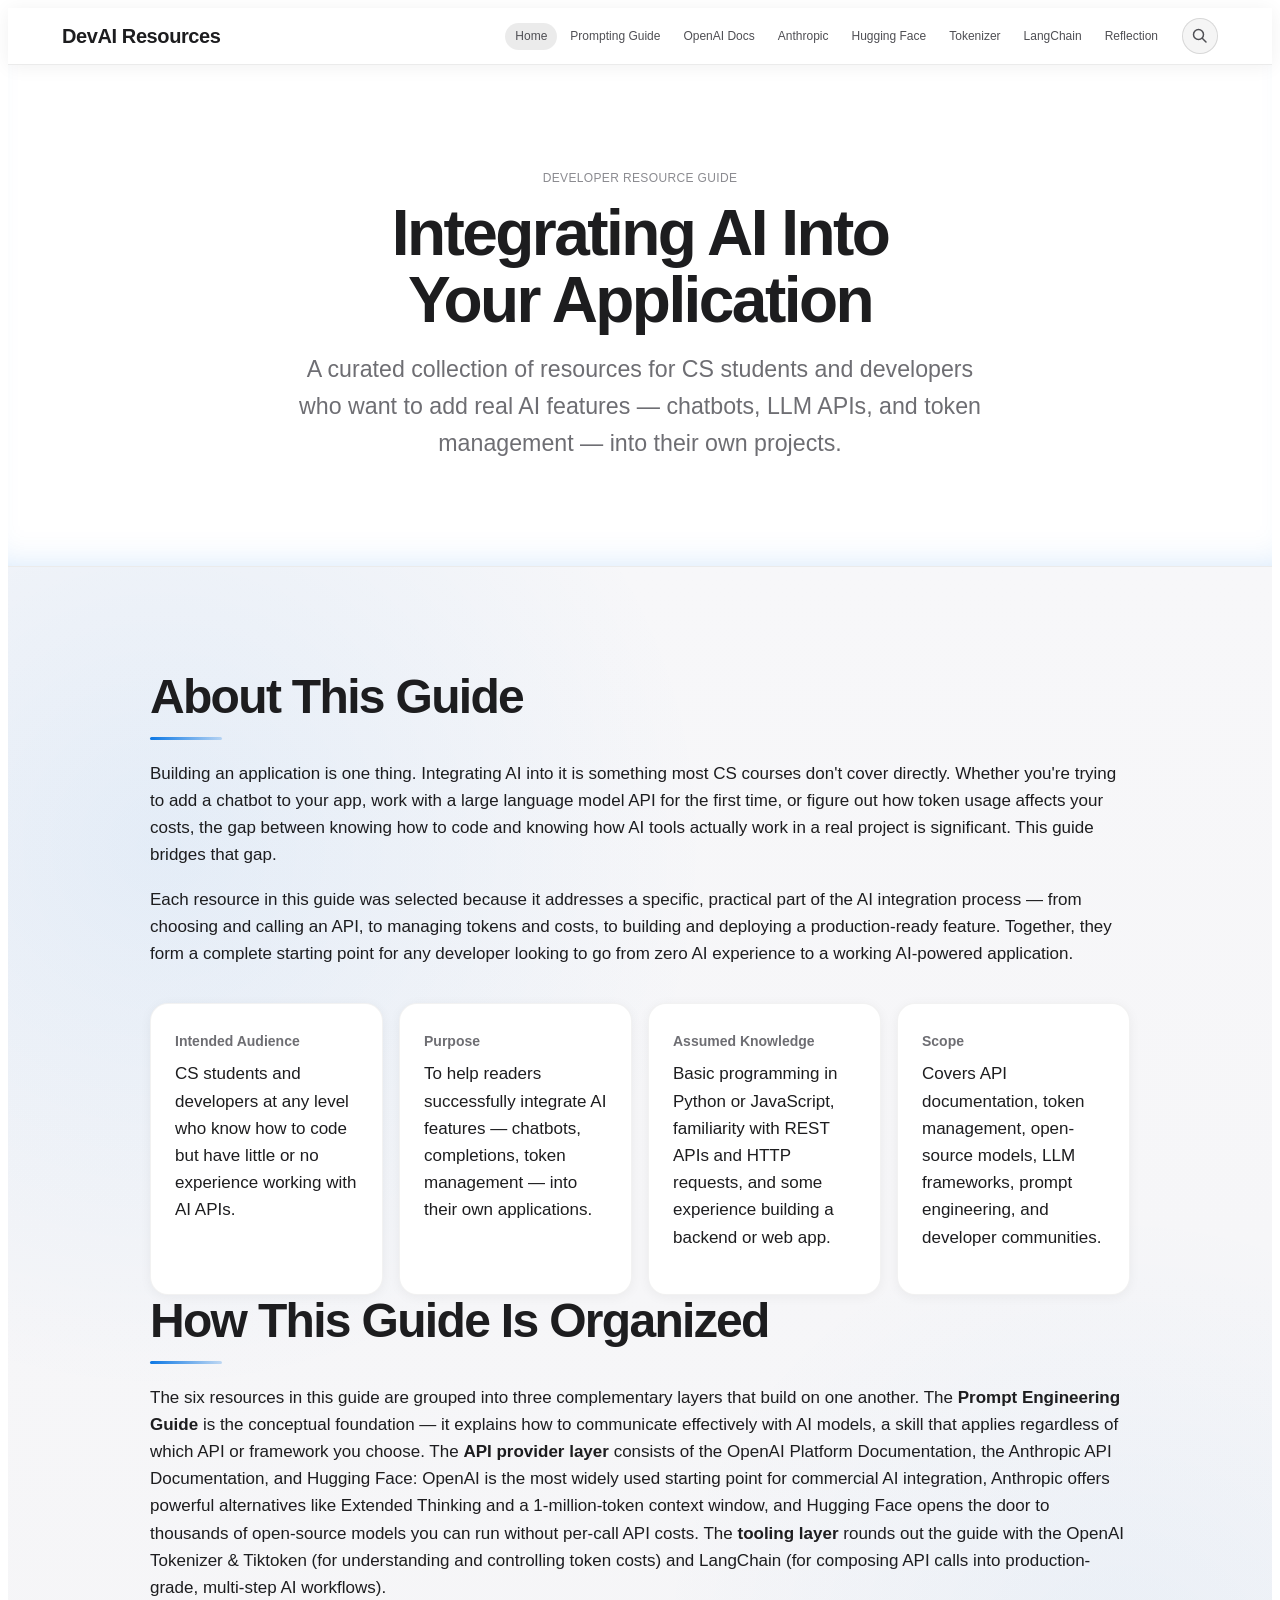
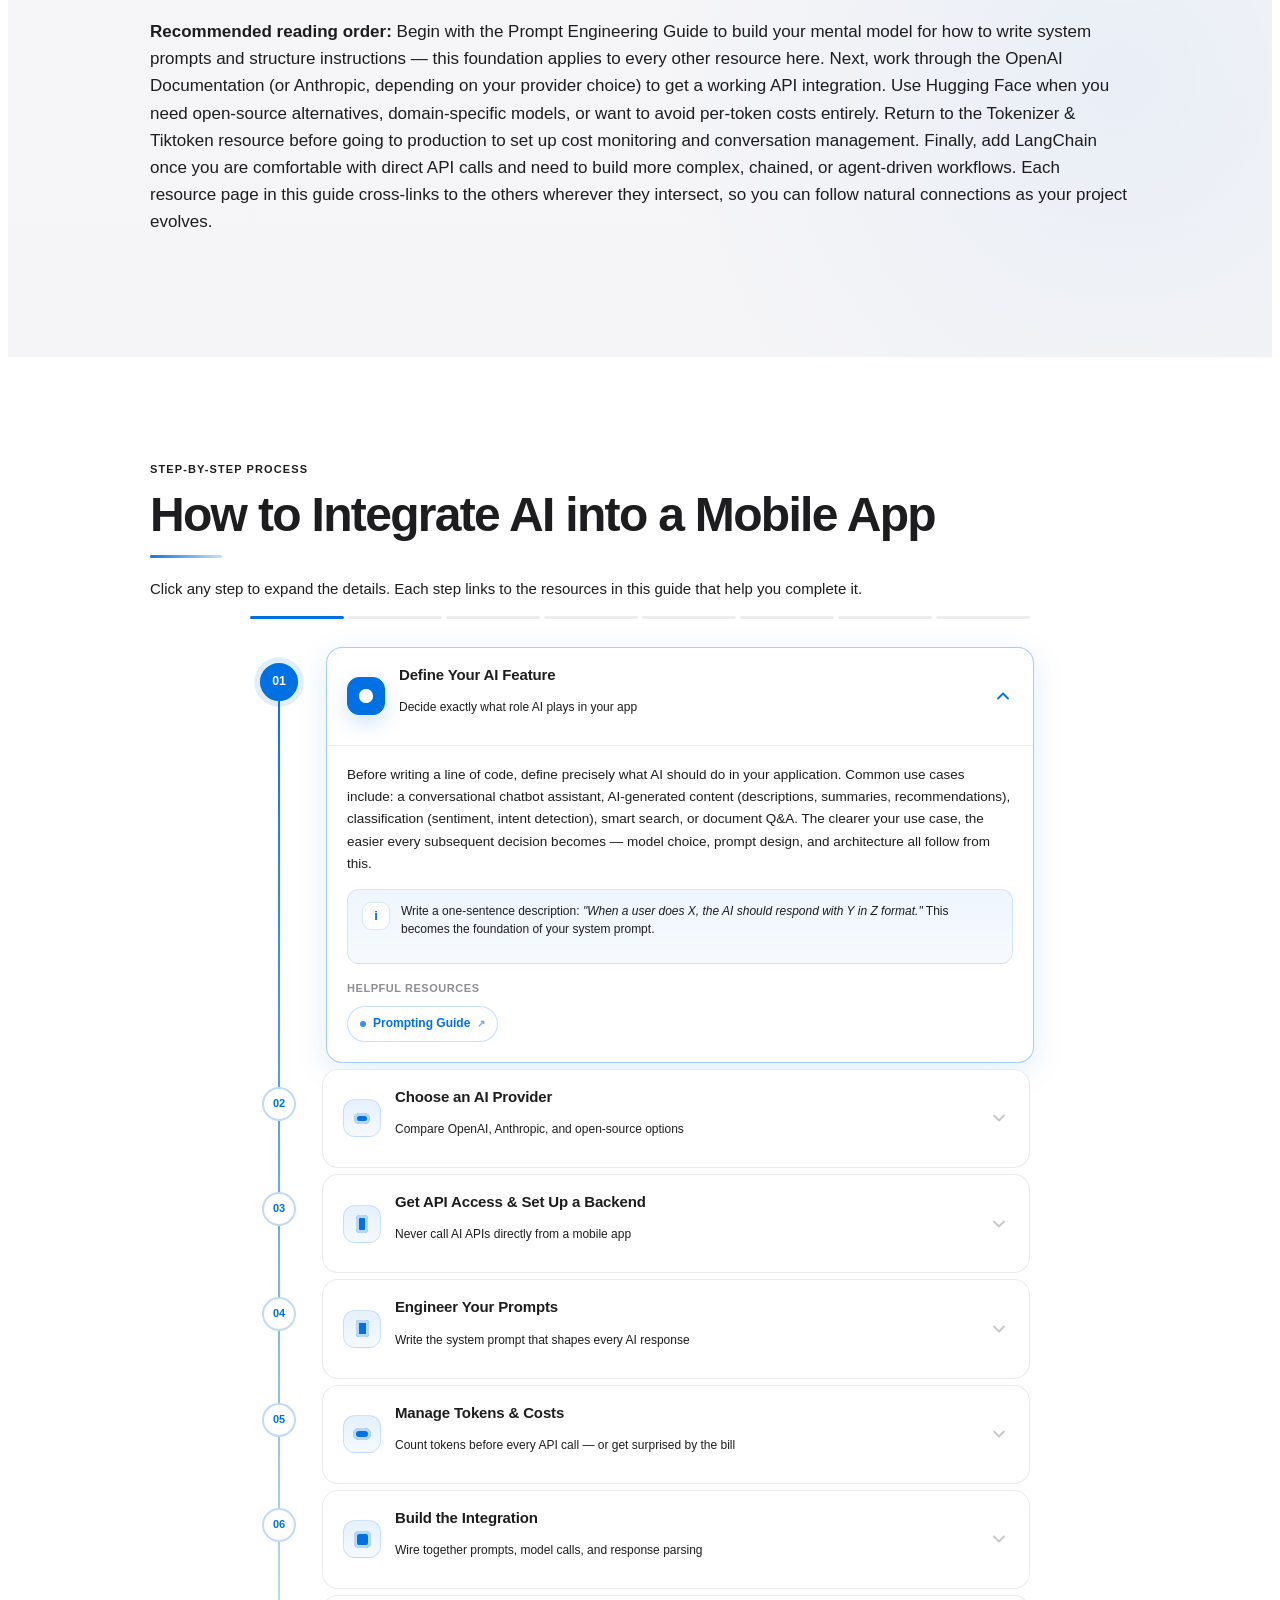
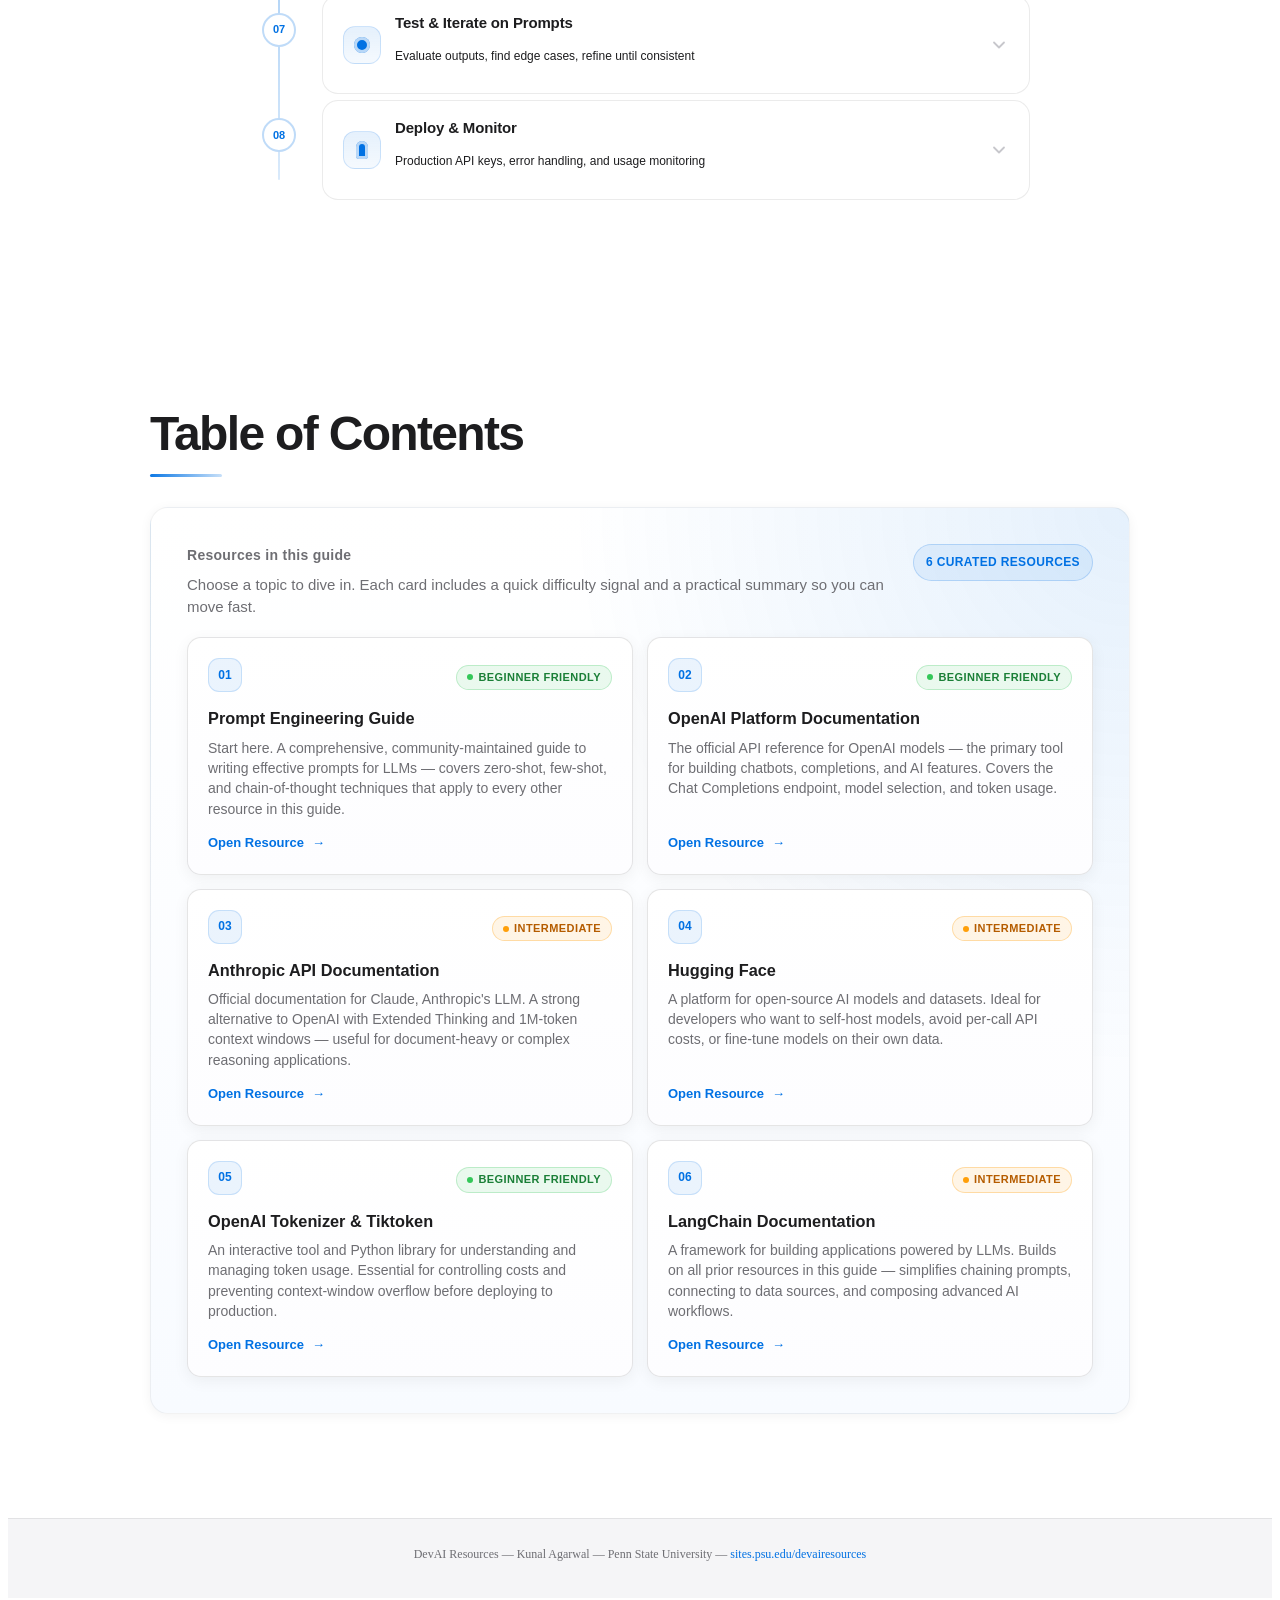
<file: index.html>
<!DOCTYPE html>
<html lang="en">
<head>
  <meta charset="UTF-8" />
  <meta name="viewport" content="width=device-width, initial-scale=1.0" />
<title>DevAI Resources — Integrating AI Into Your Application</title>
  <link rel="stylesheet" href="style.css" />
</head>
<body>

  <!-- GITHUB PAGES ONLY — do not paste this into WordPress -->
  <header class="devai-header">
    <div class="devai-header__inner">
      <a class="devai-brand" href="index.html">DevAI Resources</a>
      <nav class="devai-nav" aria-label="Primary">
        <ul class="devai-nav__list">
          <li><a href="index.html" class="devai-nav__link is-current">Home</a></li>
          <li><a href="prompting-guide.html" class="devai-nav__link">Prompting Guide</a></li>
          <li><a href="openai-docs.html" class="devai-nav__link">OpenAI Docs</a></li>
          <li><a href="anthropic.html" class="devai-nav__link">Anthropic</a></li>
          <li><a href="huggingface.html" class="devai-nav__link">Hugging Face</a></li>
          <li><a href="tokenizer.html" class="devai-nav__link">Tokenizer</a></li>
          <li><a href="langchain.html" class="devai-nav__link">LangChain</a></li>
          <li><a href="reflection.html" class="devai-nav__link">Reflection</a></li>
        </ul>
        <div class="devai-search" id="devaiSearch">
          <button class="devai-search__btn" id="devaiSearchToggle" aria-label="Search" aria-expanded="false">
            <svg width="16" height="16" viewBox="0 0 16 16" fill="none" xmlns="http://www.w3.org/2000/svg">
              <circle cx="6.5" cy="6.5" r="5" stroke="currentColor" stroke-width="1.5"/>
              <path d="M10.5 10.5L14 14" stroke="currentColor" stroke-width="1.5" stroke-linecap="round"/>
            </svg>
            <span class="devai-search__shortcut">&#8984;K</span>
          </button>
          <div class="devai-search__popover" id="devaiSearchPopover">
            <input
              type="text"
              class="devai-search__input"
              id="devaiSearchInput"
              placeholder="Search resources&#8230;"
              autocomplete="off"
              spellcheck="false"
            />
            <div class="devai-search__results" id="devaiSearchResults"></div>
          </div>
        </div>
      </nav>
    </div>
  </header>

<main class="page-main">
<section class="band band--white hero devai-hero-break" aria-label="Hero">
    <div class="layout-constrain">
      <p class="hero__eyebrow">Developer Resource Guide</p>
      <h1 class="hero__headline">Integrating AI Into<br>Your Application</h1>
      <p class="hero__subhead">A curated collection of resources for CS students and developers who want to add real AI features — chatbots, LLM APIs, and token management — into their own projects.</p>
    </div>
  </section>
    <section class="band band--tint">
      <div class="layout-constrain">
        <h2 class="section-headline">About This Guide</h2>
        <p>
          Building an application is one thing. Integrating AI into it is something most CS courses don't cover directly.
          Whether you're trying to add a chatbot to your app, work with a large language model API for the first time,
          or figure out how token usage affects your costs, the gap between knowing how to code and knowing how AI tools
          actually work in a real project is significant. This guide bridges that gap.
        </p>
        <p>
          Each resource in this guide was selected because it addresses a specific, practical part of the AI integration
          process — from choosing and calling an API, to managing tokens and costs, to building and deploying a
          production-ready feature. Together, they form a complete starting point for any developer looking to go from
          zero AI experience to a working AI-powered application.
        </p>

        <div class="pillar-grid">
          <div class="pillar-card">
            <h3 class="pillar-card__label">Intended Audience</h3>
            <p>CS students and developers at any level who know how to code but have little or no experience working with AI APIs.</p>
          </div>
          <div class="pillar-card">
            <h3 class="pillar-card__label">Purpose</h3>
            <p>To help readers successfully integrate AI features — chatbots, completions, token management — into their own applications.</p>
          </div>
          <div class="pillar-card">
            <h3 class="pillar-card__label">Assumed Knowledge</h3>
            <p>Basic programming in Python or JavaScript, familiarity with REST APIs and HTTP requests, and some experience building a backend or web app.</p>
          </div>
          <div class="pillar-card">
            <h3 class="pillar-card__label">Scope</h3>
            <p>Covers API documentation, token management, open-source models, LLM frameworks, prompt engineering, and developer communities.</p>
          </div>
        </div>

        <h2 class="section-headline" style="margin-top:2.5rem">How This Guide Is Organized</h2>
        <p>
          The six resources in this guide are grouped into three complementary layers that build on one another.
          The <strong>Prompt Engineering Guide</strong> is the conceptual foundation — it explains how to communicate
          effectively with AI models, a skill that applies regardless of which API or framework you choose.
          The <strong>API provider layer</strong> consists of the OpenAI Platform Documentation, the Anthropic API
          Documentation, and Hugging Face: OpenAI is the most widely used starting point for commercial AI integration,
          Anthropic offers powerful alternatives like Extended Thinking and a 1-million-token context window, and
          Hugging Face opens the door to thousands of open-source models you can run without per-call API costs.
          The <strong>tooling layer</strong> rounds out the guide with the OpenAI Tokenizer &amp; Tiktoken (for
          understanding and controlling token costs) and LangChain (for composing API calls into production-grade,
          multi-step AI workflows).
        </p>
        <p>
          <strong>Recommended reading order:</strong> Begin with the Prompt Engineering Guide to build your mental
          model for how to write system prompts and structure instructions — this foundation applies to every other
          resource here. Next, work through the OpenAI Documentation (or Anthropic, depending on your provider choice)
          to get a working API integration. Use Hugging Face when you need open-source alternatives, domain-specific
          models, or want to avoid per-token costs entirely. Return to the Tokenizer &amp; Tiktoken resource before
          going to production to set up cost monitoring and conversation management. Finally, add LangChain once you
          are comfortable with direct API calls and need to build more complex, chained, or agent-driven workflows.
          Each resource page in this guide cross-links to the others wherever they intersect, so you can follow
          natural connections as your project evolves.
        </p>
      </div>
    </section>

    <!-- ══ AI Integration Flowchart ══════════════════════════════ -->
    <section class="band band--white flow-section">
      <div class="layout-constrain">
        <p class="flow-eyebrow">Step-by-Step Process</p>
        <h2 class="section-headline">How to Integrate AI into a Mobile App</h2>
        <p class="flow-subhead">Click any step to expand the details. Each step links to the resources in this guide that help you complete it.</p>

        <!-- progress segments -->
        <div class="flow-progress" id="flowProgress">
          <div class="flow-progress__seg" data-seg="0"></div>
          <div class="flow-progress__seg" data-seg="1"></div>
          <div class="flow-progress__seg" data-seg="2"></div>
          <div class="flow-progress__seg" data-seg="3"></div>
          <div class="flow-progress__seg" data-seg="4"></div>
          <div class="flow-progress__seg" data-seg="5"></div>
          <div class="flow-progress__seg" data-seg="6"></div>
          <div class="flow-progress__seg" data-seg="7"></div>
        </div>

        <div class="flow-timeline" id="flowTimeline">

          <!-- Step 1 -->
          <div class="flow-step" data-step="0">
            <div class="flow-step__dot">01</div>
            <div class="flow-step__card">
              <div class="flow-step__header">
                <span class="flow-step__icon">🎯</span>
                <div class="flow-step__title-wrap">
                  <p class="flow-step__title">Define Your AI Feature</p>
                  <p class="flow-step__tagline">Decide exactly what role AI plays in your app</p>
                </div>
                <svg class="flow-step__chevron" viewBox="0 0 20 20" fill="none"><path d="M5 7.5L10 12.5L15 7.5" stroke="currentColor" stroke-width="1.8" stroke-linecap="round" stroke-linejoin="round"/></svg>
              </div>
              <div class="flow-step__body">
                <div class="flow-step__body-inner">
                  <div class="flow-step__body-content">
                    <p class="flow-step__desc">Before writing a line of code, define precisely what AI should do in your application. Common use cases include: a conversational chatbot assistant, AI-generated content (descriptions, summaries, recommendations), classification (sentiment, intent detection), smart search, or document Q&amp;A. The clearer your use case, the easier every subsequent decision becomes — model choice, prompt design, and architecture all follow from this.</p>
                    <div class="flow-step__tip">
                      <span class="flow-step__tip-icon">💡</span>
                      <p class="flow-step__tip-text">Write a one-sentence description: <em>"When a user does X, the AI should respond with Y in Z format."</em> This becomes the foundation of your system prompt.</p>
                    </div>
                    <div class="flow-step__resources">
                      <span class="flow-step__resources-label">Helpful resources</span>
                      <a class="flow-chip" href="prompting-guide.html">Prompting Guide <span class="flow-chip__arrow">↗</span></a>
                    </div>
                  </div>
                </div>
              </div>
            </div>
          </div>

          <!-- Step 2 -->
          <div class="flow-step" data-step="1">
            <div class="flow-step__dot">02</div>
            <div class="flow-step__card">
              <div class="flow-step__header">
                <span class="flow-step__icon">🤖</span>
                <div class="flow-step__title-wrap">
                  <p class="flow-step__title">Choose an AI Provider</p>
                  <p class="flow-step__tagline">Compare OpenAI, Anthropic, and open-source options</p>
                </div>
                <svg class="flow-step__chevron" viewBox="0 0 20 20" fill="none"><path d="M5 7.5L10 12.5L15 7.5" stroke="currentColor" stroke-width="1.8" stroke-linecap="round" stroke-linejoin="round"/></svg>
              </div>
              <div class="flow-step__body">
                <div class="flow-step__body-inner">
                  <div class="flow-step__body-content">
                    <p class="flow-step__desc"><strong>OpenAI</strong> is the most widely supported choice — excellent performance, a large ecosystem, and straightforward APIs for getting started. Use <strong>GPT-5.5</strong> for complex reasoning and coding, or <strong>GPT-5.4 mini/nano</strong> when latency and cost matter more. <strong>Anthropic (Claude Sonnet 4.6)</strong> offers a 1M token context window and Extended Thinking, making it ideal for apps that work with large documents or complex reasoning. <strong>Hugging Face</strong> gives you open-source models you can self-host — no per-token cost, full control, but you manage the infrastructure. For most mobile app projects, OpenAI or Anthropic is the right starting point.</p>
                    <div class="flow-step__tip">
                      <span class="flow-step__tip-icon">💡</span>
                      <p class="flow-step__tip-text">Start with a smaller model such as <strong>GPT-5.4 nano or mini</strong> for simple tasks. Upgrade to GPT-5.5 only when output quality, coding ability, or reasoning depth genuinely demands it.</p>
                    </div>
                    <div class="flow-step__resources">
                      <span class="flow-step__resources-label">Helpful resources</span>
                      <a class="flow-chip" href="openai-docs.html">OpenAI Docs <span class="flow-chip__arrow">↗</span></a>
                      <a class="flow-chip" href="anthropic.html">Anthropic / Claude <span class="flow-chip__arrow">↗</span></a>
                      <a class="flow-chip" href="huggingface.html">Hugging Face <span class="flow-chip__arrow">↗</span></a>
                    </div>
                  </div>
                </div>
              </div>
            </div>
          </div>

          <!-- Step 3 -->
          <div class="flow-step" data-step="2">
            <div class="flow-step__dot">03</div>
            <div class="flow-step__card">
              <div class="flow-step__header">
                <span class="flow-step__icon">🔑</span>
                <div class="flow-step__title-wrap">
                  <p class="flow-step__title">Get API Access &amp; Set Up a Backend</p>
                  <p class="flow-step__tagline">Never call AI APIs directly from a mobile app</p>
                </div>
                <svg class="flow-step__chevron" viewBox="0 0 20 20" fill="none"><path d="M5 7.5L10 12.5L15 7.5" stroke="currentColor" stroke-width="1.8" stroke-linecap="round" stroke-linejoin="round"/></svg>
              </div>
              <div class="flow-step__body">
                <div class="flow-step__body-inner">
                  <div class="flow-step__body-content">
                    <p class="flow-step__desc">Sign up for your chosen provider and get an API key. Then — critically — build a lightweight server-side layer between your mobile app and the AI API. Your mobile app calls <em>your</em> server, and your server calls the AI API. This pattern is non-negotiable: embedding an API key directly in a mobile app exposes it to anyone who decompiles the binary. Use Node.js (Express), Python (FastAPI or Flask), or any backend you're comfortable with.</p>
                    <div class="flow-step__tip">
                      <span class="flow-step__tip-icon">⚠️</span>
                      <p class="flow-step__tip-text"><strong>Never put your API key in your mobile app's source code.</strong> Store it server-side in an environment variable (<code>.env</code> file). Your mobile app authenticates to your backend — your backend authenticates to the AI provider.</p>
                    </div>
                    <div class="flow-step__resources">
                      <span class="flow-step__resources-label">Helpful resources</span>
                      <a class="flow-chip" href="openai-docs.html">OpenAI Docs <span class="flow-chip__arrow">↗</span></a>
                      <a class="flow-chip" href="anthropic.html">Anthropic Docs <span class="flow-chip__arrow">↗</span></a>
                    </div>
                  </div>
                </div>
              </div>
            </div>
          </div>

          <!-- Step 4 -->
          <div class="flow-step" data-step="3">
            <div class="flow-step__dot">04</div>
            <div class="flow-step__card">
              <div class="flow-step__header">
                <span class="flow-step__icon">📝</span>
                <div class="flow-step__title-wrap">
                  <p class="flow-step__title">Engineer Your Prompts</p>
                  <p class="flow-step__tagline">Write the system prompt that shapes every AI response</p>
                </div>
                <svg class="flow-step__chevron" viewBox="0 0 20 20" fill="none"><path d="M5 7.5L10 12.5L15 7.5" stroke="currentColor" stroke-width="1.8" stroke-linecap="round" stroke-linejoin="round"/></svg>
              </div>
              <div class="flow-step__body">
                <div class="flow-step__body-inner">
                  <div class="flow-step__body-content">
                    <p class="flow-step__desc">Your system prompt is the single most important piece of code in your AI feature. It defines the AI's persona, scope, output format, and constraints. Use <strong>few-shot examples</strong> (2–3 input/output pairs) to lock in a consistent response format — especially important for structured outputs like JSON. For any feature involving reasoning or comparison, add chain-of-thought instruction: "Think through this step by step before responding."</p>
                    <div class="flow-step__tip">
                      <span class="flow-step__tip-icon">💡</span>
                      <p class="flow-step__tip-text">Set <code>temperature: 0</code> for deterministic, structured outputs (JSON, classifications). Raise it toward 0.7–1.0 for creative tasks. This one setting dramatically affects output consistency.</p>
                    </div>
                    <div class="flow-step__resources">
                      <span class="flow-step__resources-label">Helpful resources</span>
                      <a class="flow-chip" href="prompting-guide.html">Prompting Guide <span class="flow-chip__arrow">↗</span></a>
                    </div>
                  </div>
                </div>
              </div>
            </div>
          </div>

          <!-- Step 5 -->
          <div class="flow-step" data-step="4">
            <div class="flow-step__dot">05</div>
            <div class="flow-step__card">
              <div class="flow-step__header">
                <span class="flow-step__icon">🪙</span>
                <div class="flow-step__title-wrap">
                  <p class="flow-step__title">Manage Tokens &amp; Costs</p>
                  <p class="flow-step__tagline">Count tokens before every API call — or get surprised by the bill</p>
                </div>
                <svg class="flow-step__chevron" viewBox="0 0 20 20" fill="none"><path d="M5 7.5L10 12.5L15 7.5" stroke="currentColor" stroke-width="1.8" stroke-linecap="round" stroke-linejoin="round"/></svg>
              </div>
              <div class="flow-step__body">
                <div class="flow-step__body-inner">
                  <div class="flow-step__body-content">
                    <p class="flow-step__desc">Every API call includes your system prompt + full conversation history + the new user message + the model's response — all counted as tokens and all billed. In a chatbot, conversation history grows with every turn. By turn 20, you might be sending 5,000+ tokens per request even if each individual message is short. Use <code>tiktoken</code> to count tokens before every API call, and implement a sliding window that trims the oldest messages when the count exceeds your budget.</p>
                    <div class="flow-step__tip">
                      <span class="flow-step__tip-icon">💡</span>
                      <p class="flow-step__tip-text">Set a hard spending limit in your provider's dashboard from day one. Even during development, a runaway loop or bug can burn through credits fast. Treat the limit as a circuit breaker, not a budget.</p>
                    </div>
                    <div class="flow-step__resources">
                      <span class="flow-step__resources-label">Helpful resources</span>
                      <a class="flow-chip" href="tokenizer.html">Tokenizer &amp; Tiktoken <span class="flow-chip__arrow">↗</span></a>
                    </div>
                  </div>
                </div>
              </div>
            </div>
          </div>

          <!-- Step 6 -->
          <div class="flow-step" data-step="5">
            <div class="flow-step__dot">06</div>
            <div class="flow-step__card">
              <div class="flow-step__header">
                <span class="flow-step__icon">🔌</span>
                <div class="flow-step__title-wrap">
                  <p class="flow-step__title">Build the Integration</p>
                  <p class="flow-step__tagline">Wire together prompts, model calls, and response parsing</p>
                </div>
                <svg class="flow-step__chevron" viewBox="0 0 20 20" fill="none"><path d="M5 7.5L10 12.5L15 7.5" stroke="currentColor" stroke-width="1.8" stroke-linecap="round" stroke-linejoin="round"/></svg>
              </div>
              <div class="flow-step__body">
                <div class="flow-step__body-inner">
                  <div class="flow-step__body-content">
                    <p class="flow-step__desc">Now write the actual integration code on your backend. Use the provider's official SDK (openai Python package, anthropic Python package) for simplest integration. For more complex workflows — RAG pipelines, memory, chaining multiple calls — use LangChain's LCEL pattern (<code>prompt | model | parser</code>) to keep your code composable and maintainable. Your mobile app sends a request to your backend endpoint, your backend calls the AI, and returns a clean response to the app.</p>
                    <div class="flow-step__tip">
                      <span class="flow-step__tip-icon">💡</span>
                      <p class="flow-step__tip-text">Parse and validate the AI's output on the backend before sending it to the app. Never trust raw model output — if you're expecting JSON, use <code>json.loads()</code> in a try/except and have a fallback for malformed responses.</p>
                    </div>
                    <div class="flow-step__resources">
                      <span class="flow-step__resources-label">Helpful resources</span>
                      <a class="flow-chip" href="langchain.html">LangChain <span class="flow-chip__arrow">↗</span></a>
                      <a class="flow-chip" href="openai-docs.html">OpenAI Docs <span class="flow-chip__arrow">↗</span></a>
                      <a class="flow-chip" href="anthropic.html">Anthropic Docs <span class="flow-chip__arrow">↗</span></a>
                    </div>
                  </div>
                </div>
              </div>
            </div>
          </div>

          <!-- Step 7 -->
          <div class="flow-step" data-step="6">
            <div class="flow-step__dot">07</div>
            <div class="flow-step__card">
              <div class="flow-step__header">
                <span class="flow-step__icon">🧪</span>
                <div class="flow-step__title-wrap">
                  <p class="flow-step__title">Test &amp; Iterate on Prompts</p>
                  <p class="flow-step__tagline">Evaluate outputs, find edge cases, refine until consistent</p>
                </div>
                <svg class="flow-step__chevron" viewBox="0 0 20 20" fill="none"><path d="M5 7.5L10 12.5L15 7.5" stroke="currentColor" stroke-width="1.8" stroke-linecap="round" stroke-linejoin="round"/></svg>
              </div>
              <div class="flow-step__body">
                <div class="flow-step__body-inner">
                  <div class="flow-step__body-content">
                    <p class="flow-step__desc">Run a systematic set of test inputs — including edge cases, ambiguous inputs, and adversarial prompts — and evaluate the AI's outputs against your expected behavior. When something goes wrong, the root cause is almost always the prompt, not the model. Add more specific instructions, add a counterexample to your few-shot set, or tighten your output format specification. Keep a running log of failure cases and the prompt changes that fixed them.</p>
                    <div class="flow-step__tip">
                      <span class="flow-step__tip-icon">💡</span>
                      <p class="flow-step__tip-text">Use the <strong>OpenAI Playground</strong> or <strong>Claude.ai</strong> to rapidly prototype prompt changes before updating your code. Iteration in a chat interface is 10× faster than editing code and rerunning tests.</p>
                    </div>
                    <div class="flow-step__resources">
                      <span class="flow-step__resources-label">Helpful resources</span>
                      <a class="flow-chip" href="prompting-guide.html">Prompting Guide <span class="flow-chip__arrow">↗</span></a>
                    </div>
                  </div>
                </div>
              </div>
            </div>
          </div>

          <!-- Step 8 -->
          <div class="flow-step" data-step="7">
            <div class="flow-step__dot">08</div>
            <div class="flow-step__card">
              <div class="flow-step__header">
                <span class="flow-step__icon">🚀</span>
                <div class="flow-step__title-wrap">
                  <p class="flow-step__title">Deploy &amp; Monitor</p>
                  <p class="flow-step__tagline">Production API keys, error handling, and usage monitoring</p>
                </div>
                <svg class="flow-step__chevron" viewBox="0 0 20 20" fill="none"><path d="M5 7.5L10 12.5L15 7.5" stroke="currentColor" stroke-width="1.8" stroke-linecap="round" stroke-linejoin="round"/></svg>
              </div>
              <div class="flow-step__body">
                <div class="flow-step__body-inner">
                  <div class="flow-step__body-content">
                    <p class="flow-step__desc">When deploying to production, use separate API keys from development — rotate your dev key, never ship it. Implement retry logic with exponential backoff for rate limit errors (HTTP 429). Add request timeouts so a slow model response doesn't hang your app. Log token usage per user/session so you can identify heavy users or unexpected cost spikes. Monitor response latency — AI APIs are slower than typical REST calls, and your app's UX should use streaming or loading states to handle this gracefully.</p>
                    <div class="flow-step__tip">
                      <span class="flow-step__tip-icon">💡</span>
                      <p class="flow-step__tip-text">Use <strong>prompt caching</strong> (available on both OpenAI and Anthropic) to cache your system prompt. If your system prompt is 500 tokens and you send 50,000 requests/day, caching it saves ~90% of those input tokens — significant cost savings at scale.</p>
                    </div>
                    <div class="flow-step__resources">
                      <span class="flow-step__resources-label">Helpful resources</span>
                      <a class="flow-chip" href="tokenizer.html">Tokenizer &amp; Tiktoken <span class="flow-chip__arrow">↗</span></a>
                      <a class="flow-chip" href="anthropic.html">Anthropic (Prompt Caching) <span class="flow-chip__arrow">↗</span></a>
                    </div>
                  </div>
                </div>
              </div>
            </div>
          </div>

        </div><!-- /.flow-timeline -->
      </div>
    </section>

    <!-- ══ Table of Contents ═══════════════════════════════════ -->
    <section class="band band--white">
      <div class="layout-constrain">
        <h2 class="section-headline">Table of Contents</h2>
        <div class="toc-panel">
          <div class="toc-panel__header">
            <div class="toc-panel__header-copy">
              <div class="toc-panel__label">Resources in this guide</div>
              <p class="toc-panel__intro">Choose a topic to dive in. Each card includes a quick difficulty signal and a practical summary so you can move fast.</p>
            </div>
            <div class="toc-panel__count">6 curated resources</div>
          </div>
          <ol class="toc-panel__list">
            <li>
              <a href="prompting-guide.html">
                <span class="toc-panel__meta">
                  <span class="toc-panel__index">01</span>
                  <span class="toc-panel__difficulty"><span class="devai-difficulty devai-difficulty--beginner"><span class="devai-difficulty__dot"></span>Beginner Friendly</span></span>
                </span>
                <span class="toc-panel__title">Prompt Engineering Guide</span>
                <span class="toc-panel__summary">Start here. A comprehensive, community-maintained guide to writing effective prompts for LLMs — covers zero-shot, few-shot, and chain-of-thought techniques that apply to every other resource in this guide.</span>
                <span class="toc-panel__cta">Open Resource <span class="toc-panel__cta-arrow" aria-hidden="true">→</span></span>
              </a>
            </li>
            <li>
              <a href="openai-docs.html">
                <span class="toc-panel__meta">
                  <span class="toc-panel__index">02</span>
                  <span class="toc-panel__difficulty"><span class="devai-difficulty devai-difficulty--beginner"><span class="devai-difficulty__dot"></span>Beginner Friendly</span></span>
                </span>
                <span class="toc-panel__title">OpenAI Platform Documentation</span>
                <span class="toc-panel__summary">The official API reference for OpenAI models — the primary tool for building chatbots, completions, and AI features. Covers the Chat Completions endpoint, model selection, and token usage.</span>
                <span class="toc-panel__cta">Open Resource <span class="toc-panel__cta-arrow" aria-hidden="true">→</span></span>
              </a>
            </li>
            <li>
              <a href="anthropic.html">
                <span class="toc-panel__meta">
                  <span class="toc-panel__index">03</span>
                  <span class="toc-panel__difficulty"><span class="devai-difficulty devai-difficulty--intermediate"><span class="devai-difficulty__dot"></span>Intermediate</span></span>
                </span>
                <span class="toc-panel__title">Anthropic API Documentation</span>
                <span class="toc-panel__summary">Official documentation for Claude, Anthropic's LLM. A strong alternative to OpenAI with Extended Thinking and 1M-token context windows — useful for document-heavy or complex reasoning applications.</span>
                <span class="toc-panel__cta">Open Resource <span class="toc-panel__cta-arrow" aria-hidden="true">→</span></span>
              </a>
            </li>
            <li>
              <a href="huggingface.html">
                <span class="toc-panel__meta">
                  <span class="toc-panel__index">04</span>
                  <span class="toc-panel__difficulty"><span class="devai-difficulty devai-difficulty--intermediate"><span class="devai-difficulty__dot"></span>Intermediate</span></span>
                </span>
                <span class="toc-panel__title">Hugging Face</span>
                <span class="toc-panel__summary">A platform for open-source AI models and datasets. Ideal for developers who want to self-host models, avoid per-call API costs, or fine-tune models on their own data.</span>
                <span class="toc-panel__cta">Open Resource <span class="toc-panel__cta-arrow" aria-hidden="true">→</span></span>
              </a>
            </li>
            <li>
              <a href="tokenizer.html">
                <span class="toc-panel__meta">
                  <span class="toc-panel__index">05</span>
                  <span class="toc-panel__difficulty"><span class="devai-difficulty devai-difficulty--beginner"><span class="devai-difficulty__dot"></span>Beginner Friendly</span></span>
                </span>
                <span class="toc-panel__title">OpenAI Tokenizer &amp; Tiktoken</span>
                <span class="toc-panel__summary">An interactive tool and Python library for understanding and managing token usage. Essential for controlling costs and preventing context-window overflow before deploying to production.</span>
                <span class="toc-panel__cta">Open Resource <span class="toc-panel__cta-arrow" aria-hidden="true">→</span></span>
              </a>
            </li>
            <li>
              <a href="langchain.html">
                <span class="toc-panel__meta">
                  <span class="toc-panel__index">06</span>
                  <span class="toc-panel__difficulty"><span class="devai-difficulty devai-difficulty--intermediate"><span class="devai-difficulty__dot"></span>Intermediate</span></span>
                </span>
                <span class="toc-panel__title">LangChain Documentation</span>
                <span class="toc-panel__summary">A framework for building applications powered by LLMs. Builds on all prior resources in this guide — simplifies chaining prompts, connecting to data sources, and composing advanced AI workflows.</span>
                <span class="toc-panel__cta">Open Resource <span class="toc-panel__cta-arrow" aria-hidden="true">→</span></span>
              </a>
            </li>
          </ol>
        </div>
      </div>
    </section>


  </main>

  <footer class="devai-footer">
    <div class="devai-footer__inner">
      <p>DevAI Resources &mdash; Kunal Agarwal &mdash; Penn State University &mdash; <a href="https://sites.psu.edu/devairesources">sites.psu.edu/devairesources</a></p>
    </div>
  </footer>

  <script src="search.js"></script>
  <script src="ui.js"></script>
  <script>
  /* ── AI Integration Flowchart interaction ──────────────────── */
  (function () {
    var steps    = document.querySelectorAll('.flow-step');
    var segs     = document.querySelectorAll('.flow-progress__seg');
    var openIdx  = -1;

    function openStep(idx) {
      steps.forEach(function (s, i) {
        s.classList.toggle('is-active', i === idx);
      });
      segs.forEach(function (seg, i) {
        seg.classList.toggle('is-done', i <= idx);
      });
      openIdx = idx;
    }

    steps.forEach(function (step, idx) {
      step.addEventListener('click', function (e) {
        /* don't close when clicking a resource chip link */
        if (e.target.closest('.flow-chip')) return;
        openStep(openIdx === idx ? -1 : idx);
      });
    });

    segs.forEach(function (seg, idx) {
      seg.addEventListener('click', function () { openStep(idx); });
    });

    /* open first step by default */
    openStep(0);

    /* Animate steps in on scroll */
    if ('IntersectionObserver' in window) {
      var io = new IntersectionObserver(function (entries) {
        entries.forEach(function (entry) {
          if (entry.isIntersecting) {
            entry.target.style.opacity  = '1';
            entry.target.style.transform = 'translateY(0)';
            io.unobserve(entry.target);
          }
        });
      }, { threshold: 0.08 });

      steps.forEach(function (step, i) {
        step.style.opacity   = '0';
        step.style.transform = 'translateY(18px)';
        step.style.transition = 'opacity 0.4s ease ' + (i * 0.06) + 's, transform 0.4s ease ' + (i * 0.06) + 's';
        io.observe(step);
      });
    }
  })();
  </script>
</body>
</html>
</file>
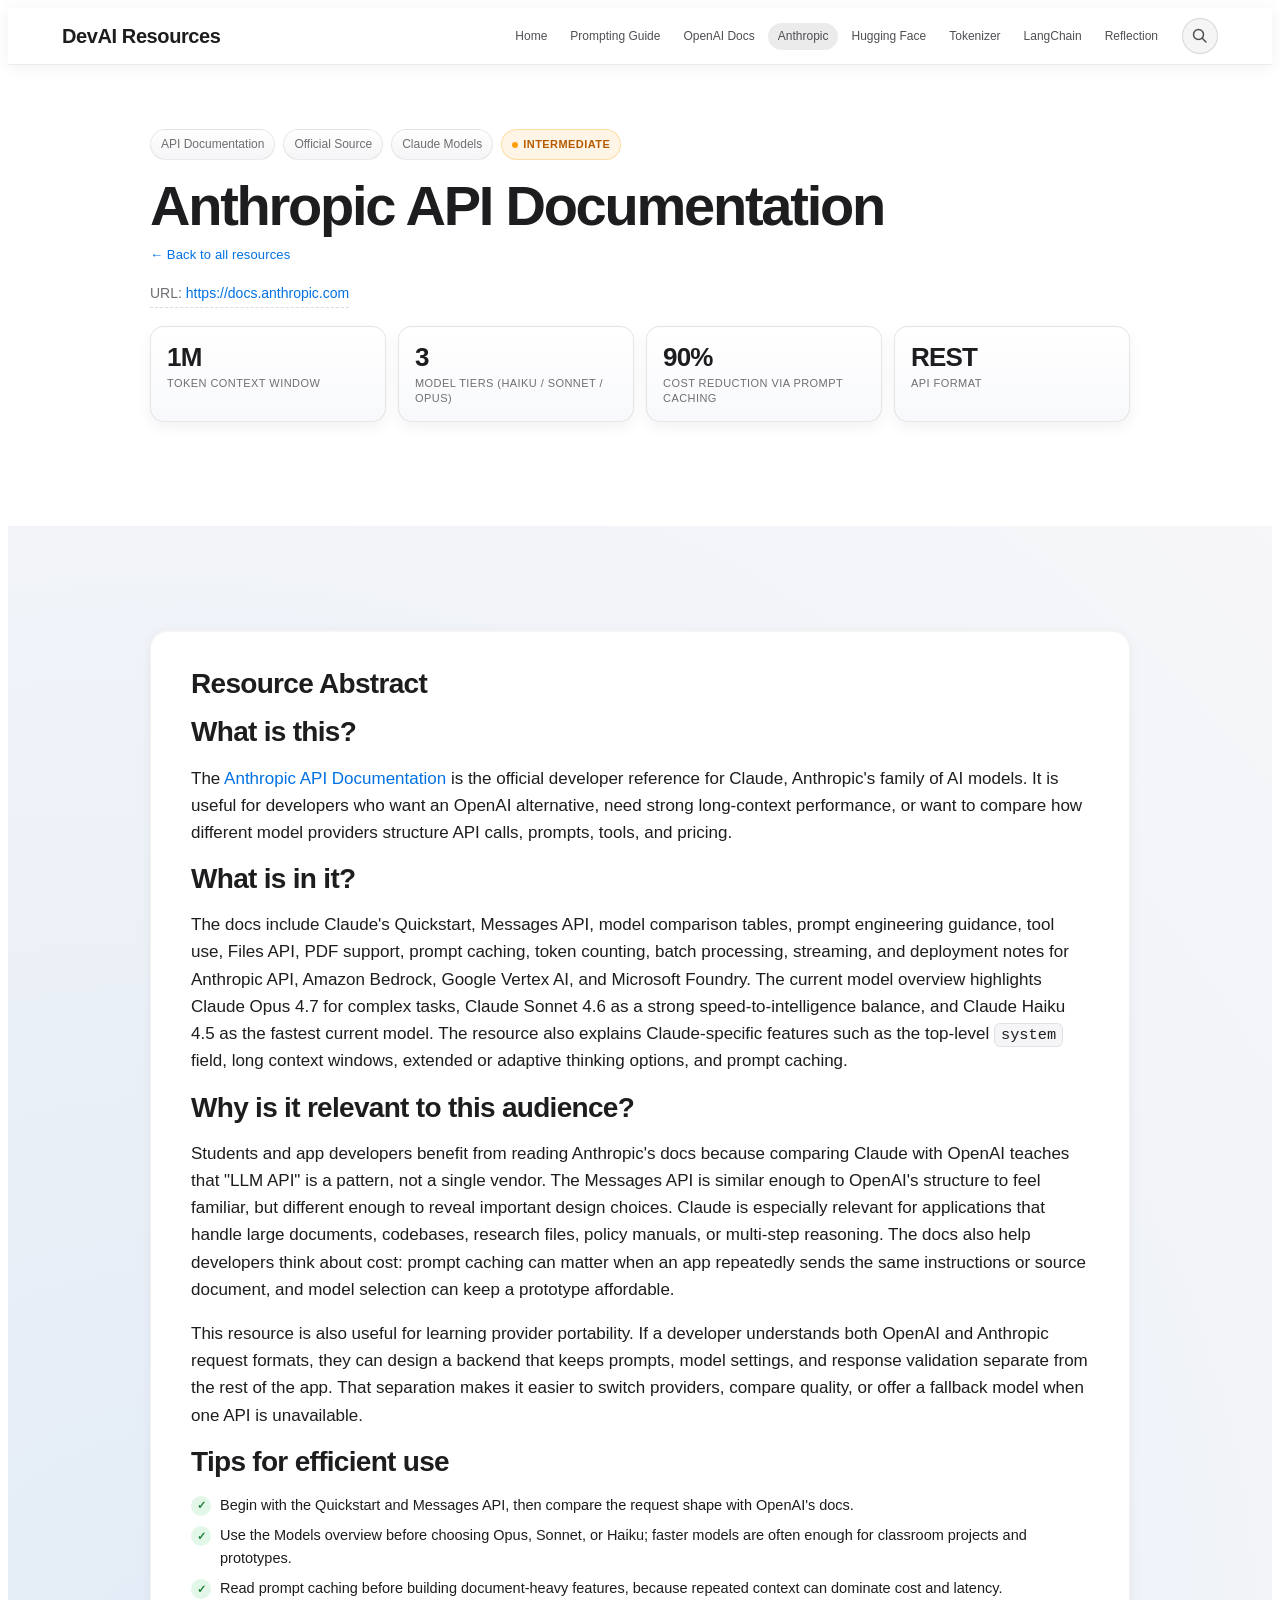
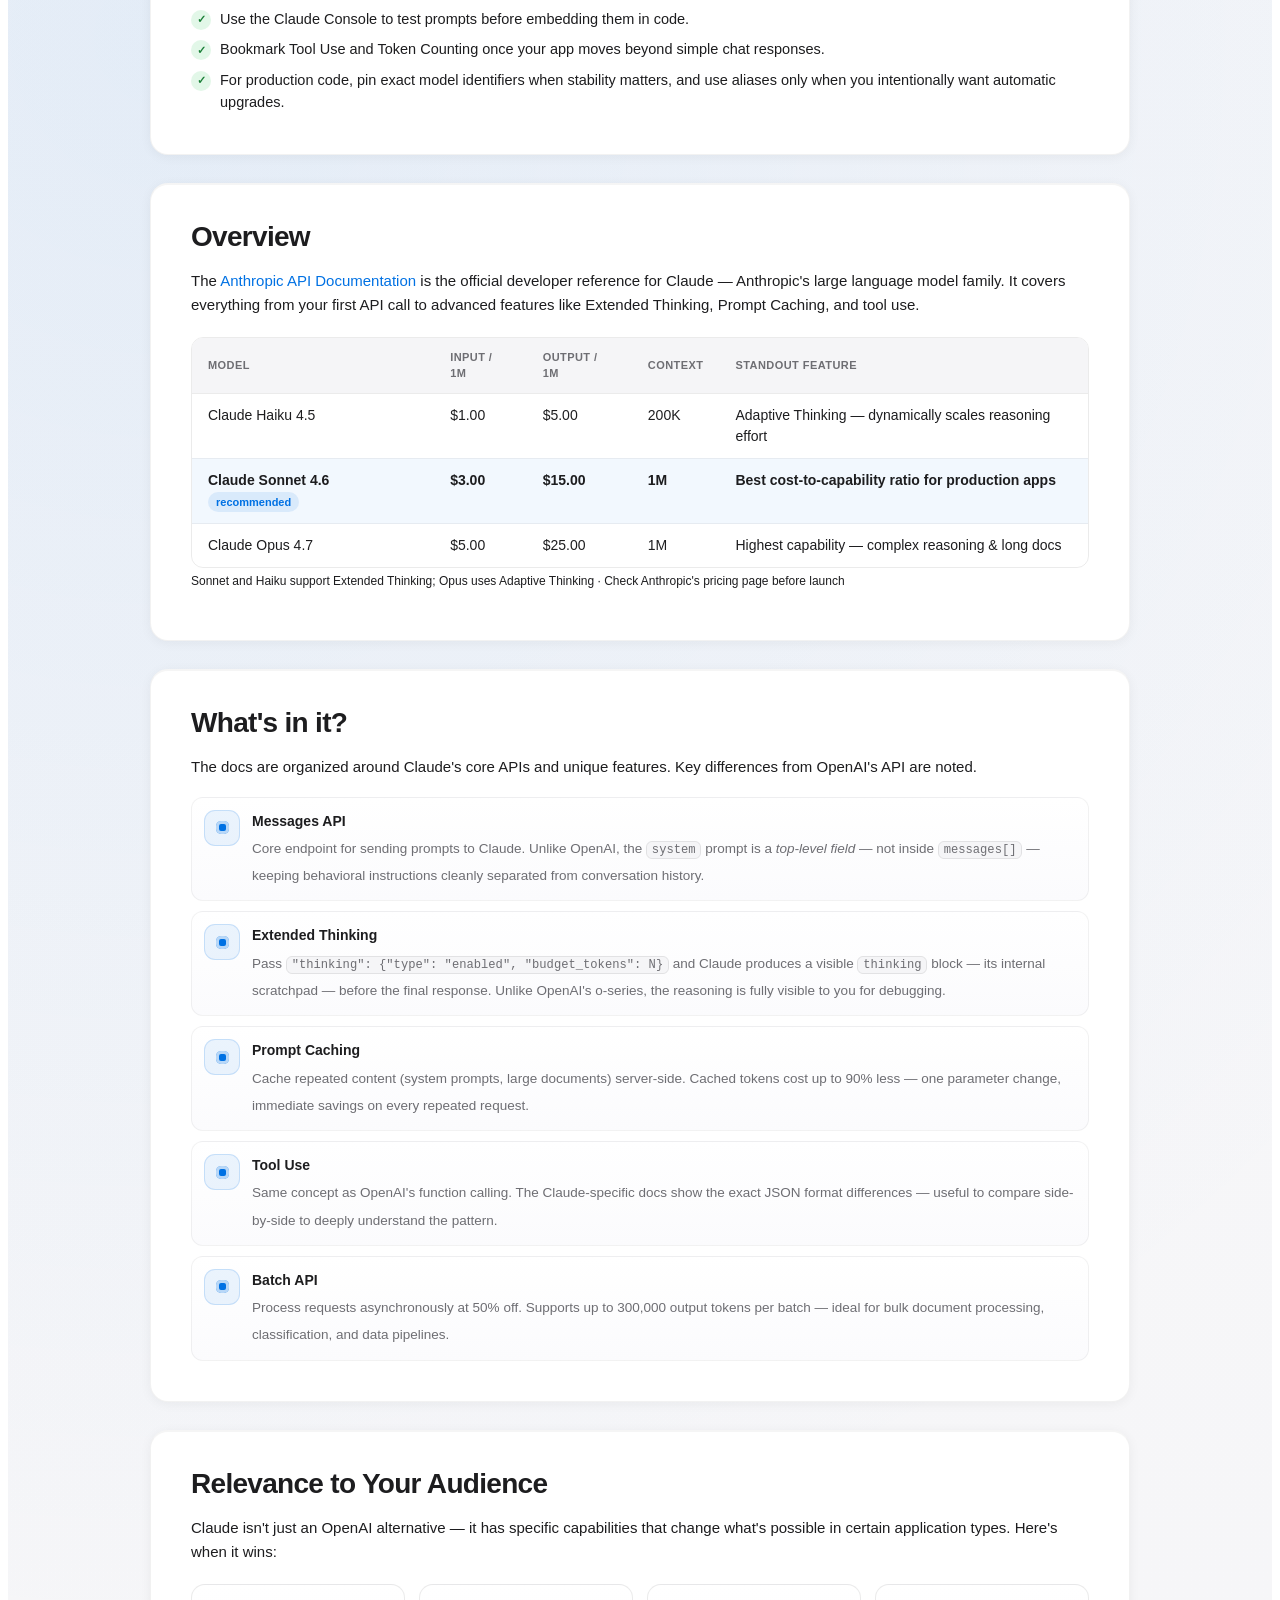
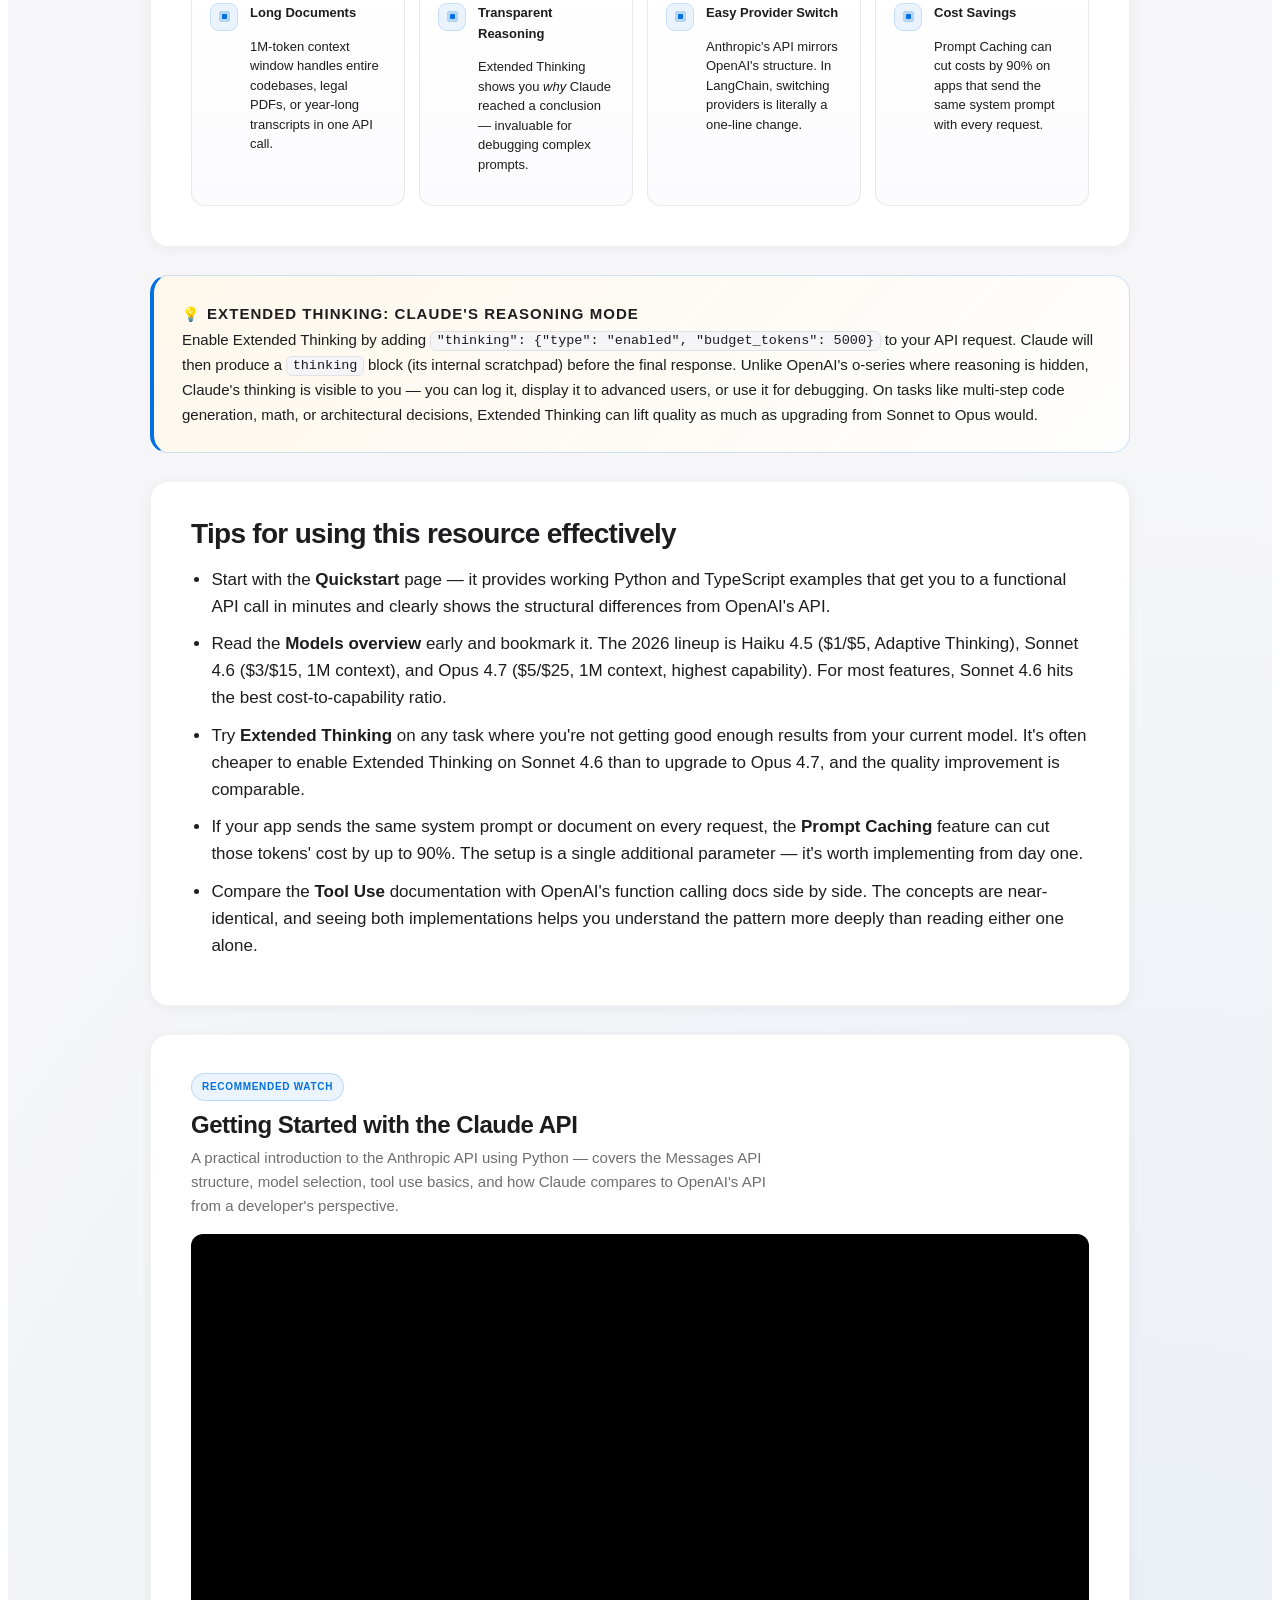
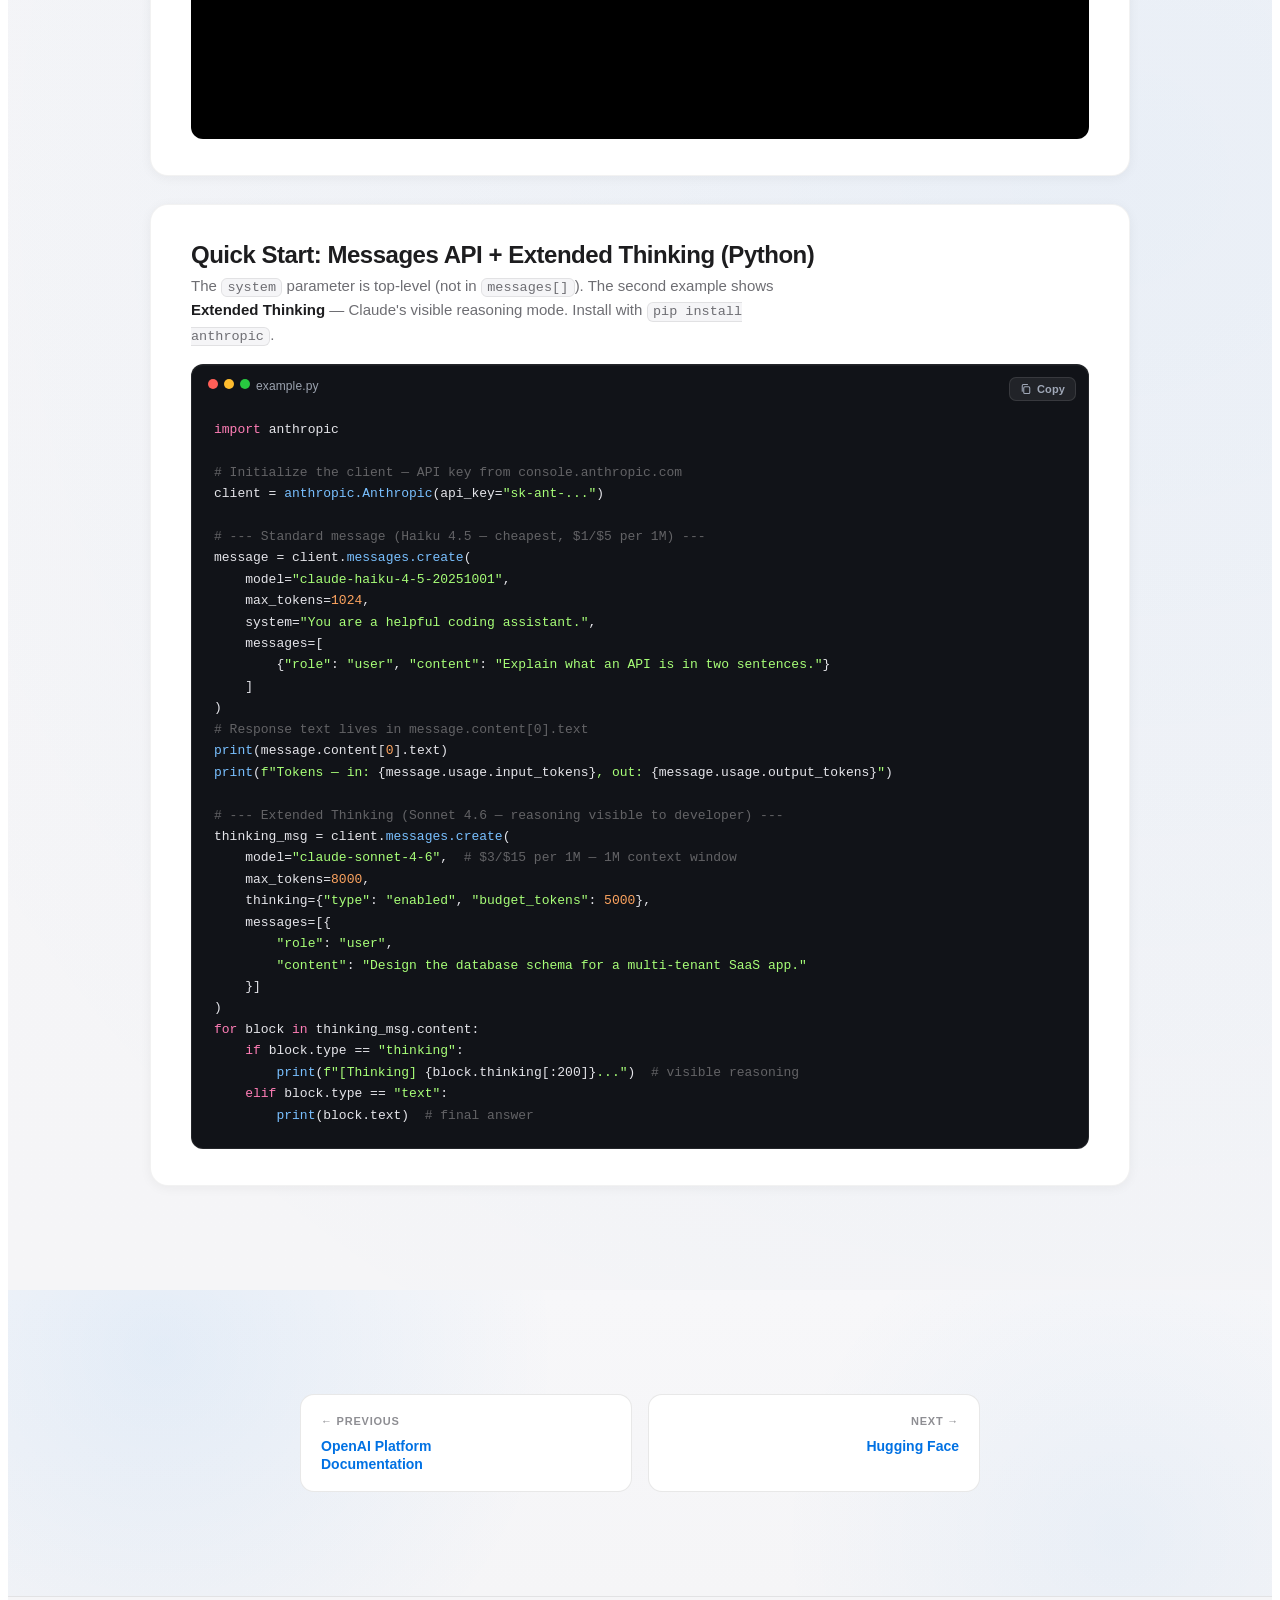
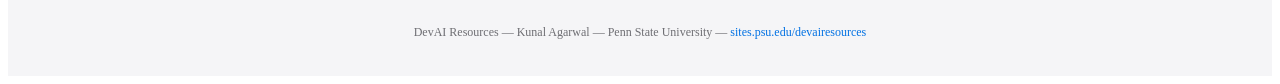
<file: anthropic.html>
<!DOCTYPE html>
<html lang="en">
<head>
  <meta charset="UTF-8" />
  <meta name="viewport" content="width=device-width, initial-scale=1.0" />
  <title>Anthropic API Documentation — DevAI Resources</title>
  <link rel="stylesheet" href="style.css" />
</head>
<body>

  <!-- GITHUB PAGES ONLY — do not paste this into WordPress -->
  <header class="devai-header">
    <div class="devai-header__inner">
      <a class="devai-brand" href="index.html">DevAI Resources</a>
      <nav class="devai-nav" aria-label="Primary">
        <ul class="devai-nav__list">
          <li><a href="index.html" class="devai-nav__link">Home</a></li>
          <li><a href="prompting-guide.html" class="devai-nav__link">Prompting Guide</a></li>
          <li><a href="openai-docs.html" class="devai-nav__link">OpenAI Docs</a></li>
          <li><a href="anthropic.html" class="devai-nav__link is-current">Anthropic</a></li>
          <li><a href="huggingface.html" class="devai-nav__link">Hugging Face</a></li>
          <li><a href="tokenizer.html" class="devai-nav__link">Tokenizer</a></li>
          <li><a href="langchain.html" class="devai-nav__link">LangChain</a></li>
          <li><a href="reflection.html" class="devai-nav__link">Reflection</a></li>
        </ul>
        <div class="devai-search" id="devaiSearch">
          <button class="devai-search__btn" id="devaiSearchToggle" aria-label="Search" aria-expanded="false">
            <svg width="16" height="16" viewBox="0 0 16 16" fill="none" xmlns="http://www.w3.org/2000/svg">
              <circle cx="6.5" cy="6.5" r="5" stroke="currentColor" stroke-width="1.5"/>
              <path d="M10.5 10.5L14 14" stroke="currentColor" stroke-width="1.5" stroke-linecap="round"/>
            </svg>
            <span class="devai-search__shortcut">&#8984;K</span>
          </button>
          <div class="devai-search__popover" id="devaiSearchPopover">
            <input
              type="text"
              class="devai-search__input"
              id="devaiSearchInput"
              placeholder="Search resources&#8230;"
              autocomplete="off"
              spellcheck="false"
            />
            <div class="devai-search__results" id="devaiSearchResults"></div>
          </div>
        </div>
      </nav>
    </div>
  </header>

  <main class="page-main">

    <!-- Lede / hero -->
    <section class="band band--white band--tight-top">
      <div class="layout-constrain">
        <div class="resource-lede">
          <div class="resource-lede__tags">
            <span class="resource-lede__tag">API Documentation</span>
            <span class="resource-lede__tag">Official Source</span>
            <span class="resource-lede__tag">Claude Models</span>
            <span class="devai-difficulty devai-difficulty--intermediate"><span class="devai-difficulty__dot"></span>Intermediate</span>
          </div>
          <h1 class="resource-lede__title">Anthropic API Documentation</h1>
          <p class="resource-lede__back"><a href="index.html">&larr; Back to all resources</a></p>
          <p class="resource-lede__url">URL: <a href="https://docs.anthropic.com" target="_blank">https://docs.anthropic.com</a></p>
          <div class="devai-stats">
            <div class="devai-stat">
              <p class="devai-stat__value">1M</p>
              <p class="devai-stat__label">Token context window</p>
            </div>
            <div class="devai-stat">
              <p class="devai-stat__value">3</p>
              <p class="devai-stat__label">Model tiers (Haiku / Sonnet / Opus)</p>
            </div>
            <div class="devai-stat">
              <p class="devai-stat__value">90%</p>
              <p class="devai-stat__label">Cost reduction via prompt caching</p>
            </div>
            <div class="devai-stat">
              <p class="devai-stat__value">REST</p>
              <p class="devai-stat__label">API format</p>
            </div>
          </div>
        </div>
      </div>
    </section>

    <!-- Abstract sections -->
    <section class="band band--tint">
      <div class="layout-constrain">
        <div class="article-stack">

          <div class="feature-panel assignment-abstract">
            <h2 class="feature-panel__title">Resource Abstract</h2>

            <h3 class="feature-panel__title">What is this?</h3>
            <p>The <a href="https://docs.anthropic.com" target="_blank">Anthropic API Documentation</a> is the official developer reference for Claude, Anthropic's family of AI models. It is useful for developers who want an OpenAI alternative, need strong long-context performance, or want to compare how different model providers structure API calls, prompts, tools, and pricing.</p>

            <h3 class="feature-panel__title">What is in it?</h3>
            <p>The docs include Claude's Quickstart, Messages API, model comparison tables, prompt engineering guidance, tool use, Files API, PDF support, prompt caching, token counting, batch processing, streaming, and deployment notes for Anthropic API, Amazon Bedrock, Google Vertex AI, and Microsoft Foundry. The current model overview highlights Claude Opus 4.7 for complex tasks, Claude Sonnet 4.6 as a strong speed-to-intelligence balance, and Claude Haiku 4.5 as the fastest current model. The resource also explains Claude-specific features such as the top-level <code>system</code> field, long context windows, extended or adaptive thinking options, and prompt caching.</p>

            <h3 class="feature-panel__title">Why is it relevant to this audience?</h3>
            <p>Students and app developers benefit from reading Anthropic's docs because comparing Claude with OpenAI teaches that "LLM API" is a pattern, not a single vendor. The Messages API is similar enough to OpenAI's structure to feel familiar, but different enough to reveal important design choices. Claude is especially relevant for applications that handle large documents, codebases, research files, policy manuals, or multi-step reasoning. The docs also help developers think about cost: prompt caching can matter when an app repeatedly sends the same instructions or source document, and model selection can keep a prototype affordable.</p>
            <p>This resource is also useful for learning provider portability. If a developer understands both OpenAI and Anthropic request formats, they can design a backend that keeps prompts, model settings, and response validation separate from the rest of the app. That separation makes it easier to switch providers, compare quality, or offer a fallback model when one API is unavailable.</p>

            <h3 class="feature-panel__title">Tips for efficient use</h3>
            <ul class="devai-check-list">
              <li>Begin with the Quickstart and Messages API, then compare the request shape with OpenAI's docs.</li>
              <li>Use the Models overview before choosing Opus, Sonnet, or Haiku; faster models are often enough for classroom projects and prototypes.</li>
              <li>Read prompt caching before building document-heavy features, because repeated context can dominate cost and latency.</li>
              <li>Use the Claude Console to test prompts before embedding them in code.</li>
              <li>Bookmark Tool Use and Token Counting once your app moves beyond simple chat responses.</li>
              <li>For production code, pin exact model identifiers when stability matters, and use aliases only when you intentionally want automatic upgrades.</li>
            </ul>
          </div>

          <!-- Overview -->
          <div class="feature-panel">
            <h3 class="feature-panel__title">Overview</h3>
            <p class="devai-section-lead">The <a href="https://docs.anthropic.com" target="_blank">Anthropic API Documentation</a> is the official developer reference for Claude — Anthropic's large language model family. It covers everything from your first API call to advanced features like Extended Thinking, Prompt Caching, and tool use.</p>

            <div class="devai-table-wrap">
              <table class="devai-table">
                <thead>
                  <tr><th>Model</th><th>Input / 1M</th><th>Output / 1M</th><th>Context</th><th>Standout feature</th></tr>
                </thead>
                <tbody>
                  <tr><td>Claude Haiku 4.5</td><td>$1.00</td><td>$5.00</td><td>200K</td><td>Adaptive Thinking — dynamically scales reasoning effort</td></tr>
                  <tr class="devai-table__highlight"><td>Claude Sonnet 4.6 <span class="devai-badge">recommended</span></td><td>$3.00</td><td>$15.00</td><td>1M</td><td>Best cost-to-capability ratio for production apps</td></tr>
                  <tr><td>Claude Opus 4.7</td><td>$5.00</td><td>$25.00</td><td>1M</td><td>Highest capability — complex reasoning &amp; long docs</td></tr>
                </tbody>
              </table>
            </div>
            <p style="font-size:12px;color:var(--devai-muted);margin:6px 0 0">Sonnet and Haiku support Extended Thinking; Opus uses Adaptive Thinking · Check Anthropic's pricing page before launch</p>
          </div>

          <!-- What's in it? -->
          <div class="feature-panel">
            <h3 class="feature-panel__title">What's in it?</h3>
            <p class="devai-section-lead">The docs are organized around Claude's core APIs and unique features. Key differences from OpenAI's API are noted.</p>

            <ul class="devai-icon-list">
              <li>
                <span class="devai-icon-list__icon">📨</span>
                <div class="devai-icon-list__body">
                  <strong>Messages API</strong>
                  <span>Core endpoint for sending prompts to Claude. Unlike OpenAI, the <code>system</code> prompt is a <em>top-level field</em> — not inside <code>messages[]</code> — keeping behavioral instructions cleanly separated from conversation history.</span>
                </div>
              </li>
              <li>
                <span class="devai-icon-list__icon">🧠</span>
                <div class="devai-icon-list__body">
                  <strong>Extended Thinking</strong>
                  <span>Pass <code>"thinking": &#123;"type": "enabled", "budget_tokens": N&#125;</code> and Claude produces a visible <code>thinking</code> block — its internal scratchpad — before the final response. Unlike OpenAI's o-series, the reasoning is fully visible to you for debugging.</span>
                </div>
              </li>
              <li>
                <span class="devai-icon-list__icon">💾</span>
                <div class="devai-icon-list__body">
                  <strong>Prompt Caching</strong>
                  <span>Cache repeated content (system prompts, large documents) server-side. Cached tokens cost up to 90% less — one parameter change, immediate savings on every repeated request.</span>
                </div>
              </li>
              <li>
                <span class="devai-icon-list__icon">🛠️</span>
                <div class="devai-icon-list__body">
                  <strong>Tool Use</strong>
                  <span>Same concept as OpenAI's function calling. The Claude-specific docs show the exact JSON format differences — useful to compare side-by-side to deeply understand the pattern.</span>
                </div>
              </li>
              <li>
                <span class="devai-icon-list__icon">⚡</span>
                <div class="devai-icon-list__body">
                  <strong>Batch API</strong>
                  <span>Process requests asynchronously at 50% off. Supports up to 300,000 output tokens per batch — ideal for bulk document processing, classification, and data pipelines.</span>
                </div>
              </li>
            </ul>
          </div>

          <!-- Relevance -->
          <div class="feature-panel">
            <h3 class="feature-panel__title">Relevance to Your Audience</h3>
            <p class="devai-section-lead">Claude isn't just an OpenAI alternative — it has specific capabilities that change what's possible in certain application types. Here's when it wins:</p>

            <div class="devai-summary-grid">
              <div class="devai-summary-card">
                <span class="devai-summary-card__icon">📄</span>
                <p class="devai-summary-card__title">Long Documents</p>
                <p class="devai-summary-card__text">1M-token context window handles entire codebases, legal PDFs, or year-long transcripts in one API call.</p>
              </div>
              <div class="devai-summary-card">
                <span class="devai-summary-card__icon">🔍</span>
                <p class="devai-summary-card__title">Transparent Reasoning</p>
                <p class="devai-summary-card__text">Extended Thinking shows you <em>why</em> Claude reached a conclusion — invaluable for debugging complex prompts.</p>
              </div>
              <div class="devai-summary-card">
                <span class="devai-summary-card__icon">🔄</span>
                <p class="devai-summary-card__title">Easy Provider Switch</p>
                <p class="devai-summary-card__text">Anthropic's API mirrors OpenAI's structure. In LangChain, switching providers is literally a one-line change.</p>
              </div>
              <div class="devai-summary-card">
                <span class="devai-summary-card__icon">💰</span>
                <p class="devai-summary-card__title">Cost Savings</p>
                <p class="devai-summary-card__text">Prompt Caching can cut costs by 90% on apps that send the same system prompt with every request.</p>
              </div>
            </div>
          </div>

          <!-- Callout -->
          <div class="devai-callout">
            <p class="devai-callout__label">Extended Thinking: Claude's reasoning mode</p>
            <p>Enable Extended Thinking by adding <code>"thinking": {"type": "enabled", "budget_tokens": 5000}</code> to your API request. Claude will then produce a <code>thinking</code> block (its internal scratchpad) before the final response. Unlike OpenAI's o-series where reasoning is hidden, Claude's thinking is visible to you — you can log it, display it to advanced users, or use it for debugging. On tasks like multi-step code generation, math, or architectural decisions, Extended Thinking can lift quality as much as upgrading from Sonnet to Opus would.</p>
          </div>

          <!-- Tips -->
          <aside class="tips-panel">
            <h3 class="tips-panel__title">Tips for using this resource effectively</h3>
            <ul>
              <li>Start with the <strong>Quickstart</strong> page — it provides working Python and TypeScript examples that get you to a functional API call in minutes and clearly shows the structural differences from OpenAI's API.</li>
              <li>Read the <strong>Models overview</strong> early and bookmark it. The 2026 lineup is Haiku 4.5 ($1/$5, Adaptive Thinking), Sonnet 4.6 ($3/$15, 1M context), and Opus 4.7 ($5/$25, 1M context, highest capability). For most features, Sonnet 4.6 hits the best cost-to-capability ratio.</li>
              <li>Try <strong>Extended Thinking</strong> on any task where you're not getting good enough results from your current model. It's often cheaper to enable Extended Thinking on Sonnet 4.6 than to upgrade to Opus 4.7, and the quality improvement is comparable.</li>
              <li>If your app sends the same system prompt or document on every request, the <strong>Prompt Caching</strong> feature can cut those tokens' cost by up to 90%. The setup is a single additional parameter — it's worth implementing from day one.</li>
              <li>Compare the <strong>Tool Use</strong> documentation with OpenAI's function calling docs side by side. The concepts are near-identical, and seeing both implementations helps you understand the pattern more deeply than reading either one alone.</li>
            </ul>
          </aside>

          <!-- Video embed -->
          <div class="devai-video-panel">
            <p class="devai-video-panel__label">Recommended Watch</p>
            <h3 class="devai-video-panel__title">Getting Started with the Claude API</h3>
            <p class="devai-video-panel__desc">A practical introduction to the Anthropic API using Python — covers the Messages API structure, model selection, tool use basics, and how Claude compares to OpenAI's API from a developer's perspective.</p>
            <div class="devai-video-wrap">
              <iframe
                src="https://www.youtube.com/embed/XU7kdBmEcFs"
                title="Getting Started with the Claude API"
                allow="accelerometer; autoplay; clipboard-write; encrypted-media; gyroscope; picture-in-picture"
                allowfullscreen>
              </iframe>
            </div>
          </div>

          <!-- Code example -->
          <div class="devai-code-panel">
            <h3 class="devai-code-panel__title">Quick Start: Messages API + Extended Thinking (Python)</h3>
            <p class="devai-code-panel__desc">The <code>system</code> parameter is top-level (not in <code>messages[]</code>). The second example shows <strong>Extended Thinking</strong> — Claude's visible reasoning mode. Install with <code>pip install anthropic</code>.</p>
            <div class="devai-code-block">
              <code><span class="dk">import</span> <span class="dp">anthropic</span>

<span class="dc"># Initialize the client — API key from console.anthropic.com</span>
<span class="dp">client</span> = <span class="df">anthropic.Anthropic</span>(api_key=<span class="ds">"sk-ant-..."</span>)

<span class="dc"># --- Standard message (Haiku 4.5 — cheapest, $1/$5 per 1M) ---</span>
<span class="dp">message</span> = <span class="dp">client</span>.<span class="df">messages.create</span>(
    model=<span class="ds">"claude-haiku-4-5-20251001"</span>,
    max_tokens=<span class="dn">1024</span>,
    system=<span class="ds">"You are a helpful coding assistant."</span>,
    messages=[
        {<span class="ds">"role"</span>: <span class="ds">"user"</span>, <span class="ds">"content"</span>: <span class="ds">"Explain what an API is in two sentences."</span>}
    ]
)
<span class="dc"># Response text lives in message.content[0].text</span>
<span class="df">print</span>(<span class="dp">message</span>.<span class="dp">content</span>[<span class="dn">0</span>].<span class="dp">text</span>)
<span class="df">print</span>(<span class="ds">f"Tokens — in: </span><span class="dp">{message.usage.input_tokens}</span><span class="ds">, out: </span><span class="dp">{message.usage.output_tokens}</span><span class="ds">"</span>)

<span class="dc"># --- Extended Thinking (Sonnet 4.6 — reasoning visible to developer) ---</span>
<span class="dp">thinking_msg</span> = <span class="dp">client</span>.<span class="df">messages.create</span>(
    model=<span class="ds">"claude-sonnet-4-6"</span>,  <span class="dc"># $3/$15 per 1M — 1M context window</span>
    max_tokens=<span class="dn">8000</span>,
    thinking={<span class="ds">"type"</span>: <span class="ds">"enabled"</span>, <span class="ds">"budget_tokens"</span>: <span class="dn">5000</span>},
    messages=[{
        <span class="ds">"role"</span>: <span class="ds">"user"</span>,
        <span class="ds">"content"</span>: <span class="ds">"Design the database schema for a multi-tenant SaaS app."</span>
    }]
)
<span class="dk">for</span> <span class="dp">block</span> <span class="dk">in</span> <span class="dp">thinking_msg</span>.<span class="dp">content</span>:
    <span class="dk">if</span> <span class="dp">block</span>.<span class="dp">type</span> == <span class="ds">"thinking"</span>:
        <span class="df">print</span>(<span class="ds">f"[Thinking] </span><span class="dp">{block.thinking[:200]}</span><span class="ds">..."</span>)  <span class="dc"># visible reasoning</span>
    <span class="dk">elif</span> <span class="dp">block</span>.<span class="dp">type</span> == <span class="ds">"text"</span>:
        <span class="df">print</span>(<span class="dp">block</span>.<span class="dp">text</span>)  <span class="dc"># final answer</span></code>
            </div>
          </div>

        </div>
      </div>
    </section>
  

  <!-- Resource prev/next navigation -->
  <section class="band band--tint">
    <div class="layout-constrain">
      <div class="resource-nav">
        <a href="openai-docs.html" class="resource-nav__btn resource-nav__btn--prev"><span class="resource-nav__label">&#8592; Previous</span><span class="resource-nav__title">OpenAI Platform Documentation</span></a>
        <a href="huggingface.html" class="resource-nav__btn resource-nav__btn--next"><span class="resource-nav__label">Next &#8594;</span><span class="resource-nav__title">Hugging Face</span></a>
      </div>
    </div>
  </section>
</main>

  <footer class="devai-footer">
    <div class="devai-footer__inner">
      <p>DevAI Resources &mdash; Kunal Agarwal &mdash; Penn State University &mdash; <a href="https://sites.psu.edu/devairesources">sites.psu.edu/devairesources</a></p>
    </div>
  </footer>

  <script src="search.js"></script>
  <script src="ui.js"></script>
</body>
</html>
</file>
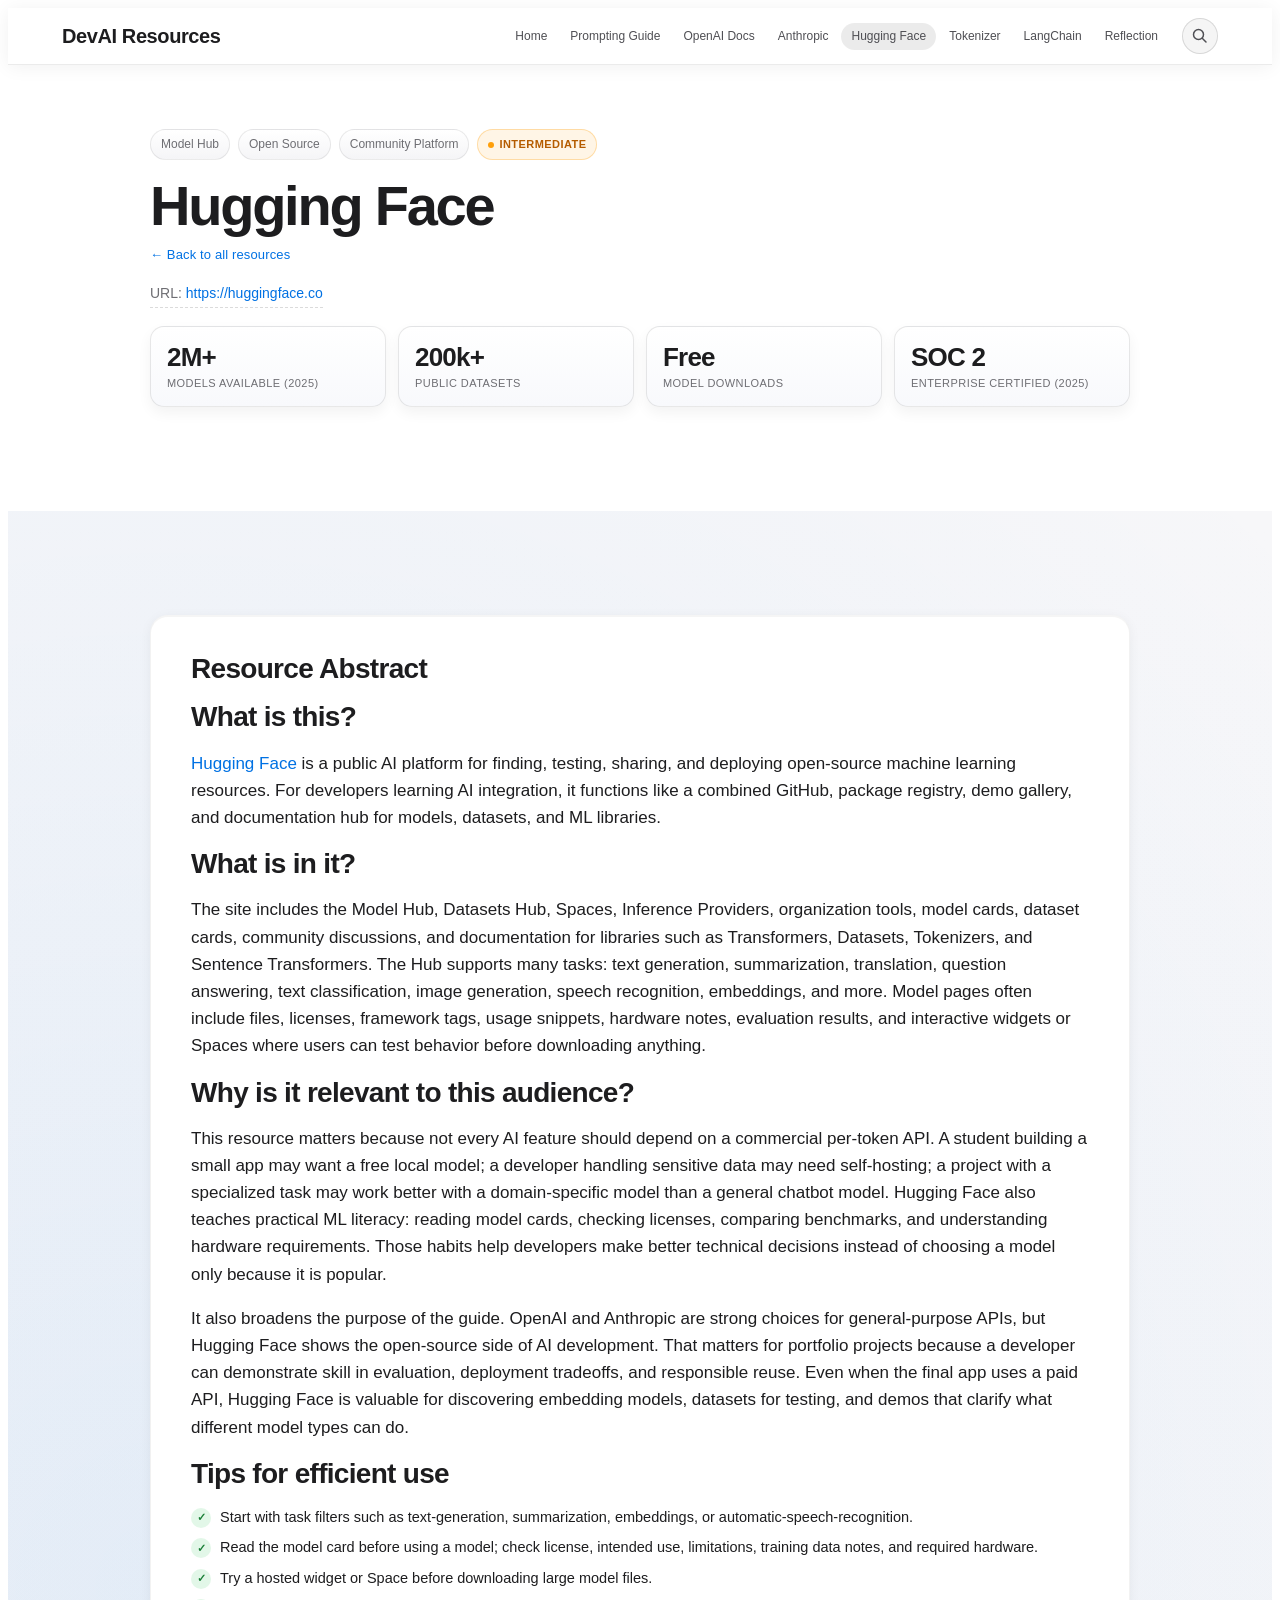
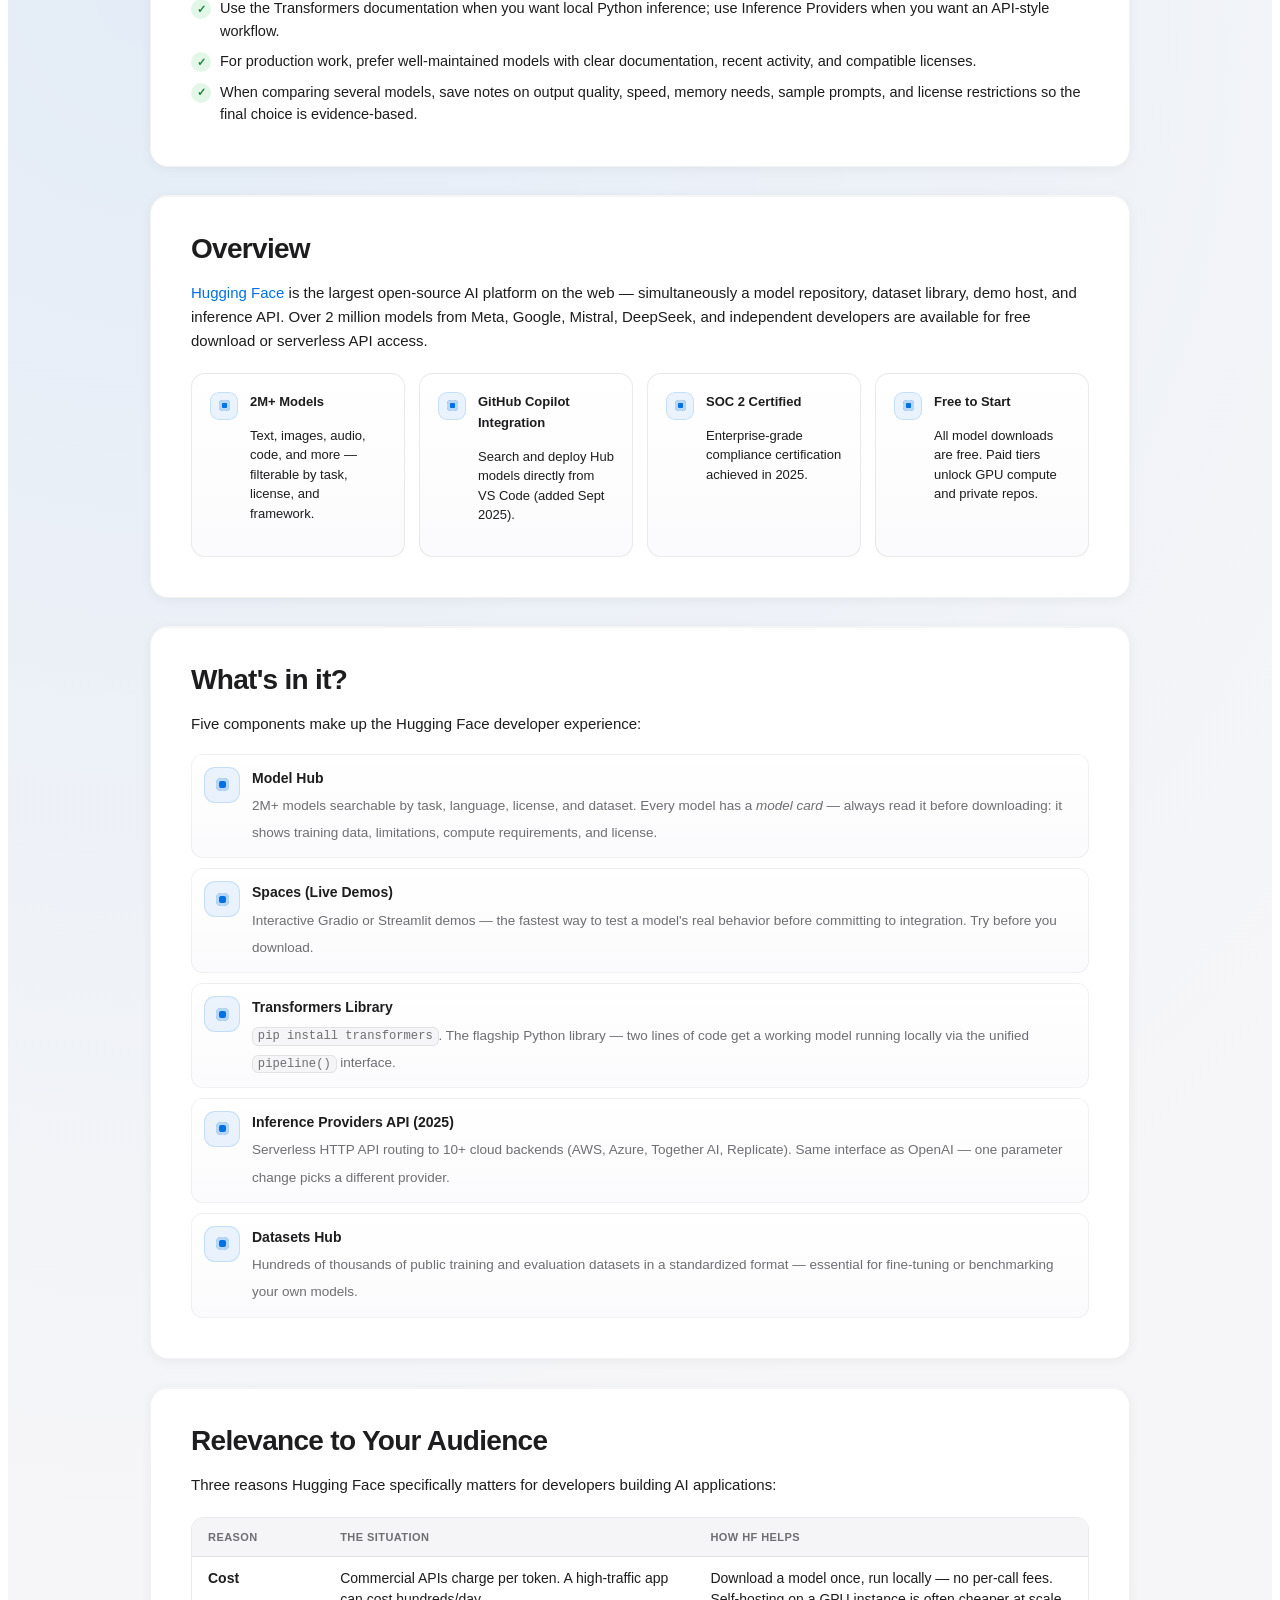
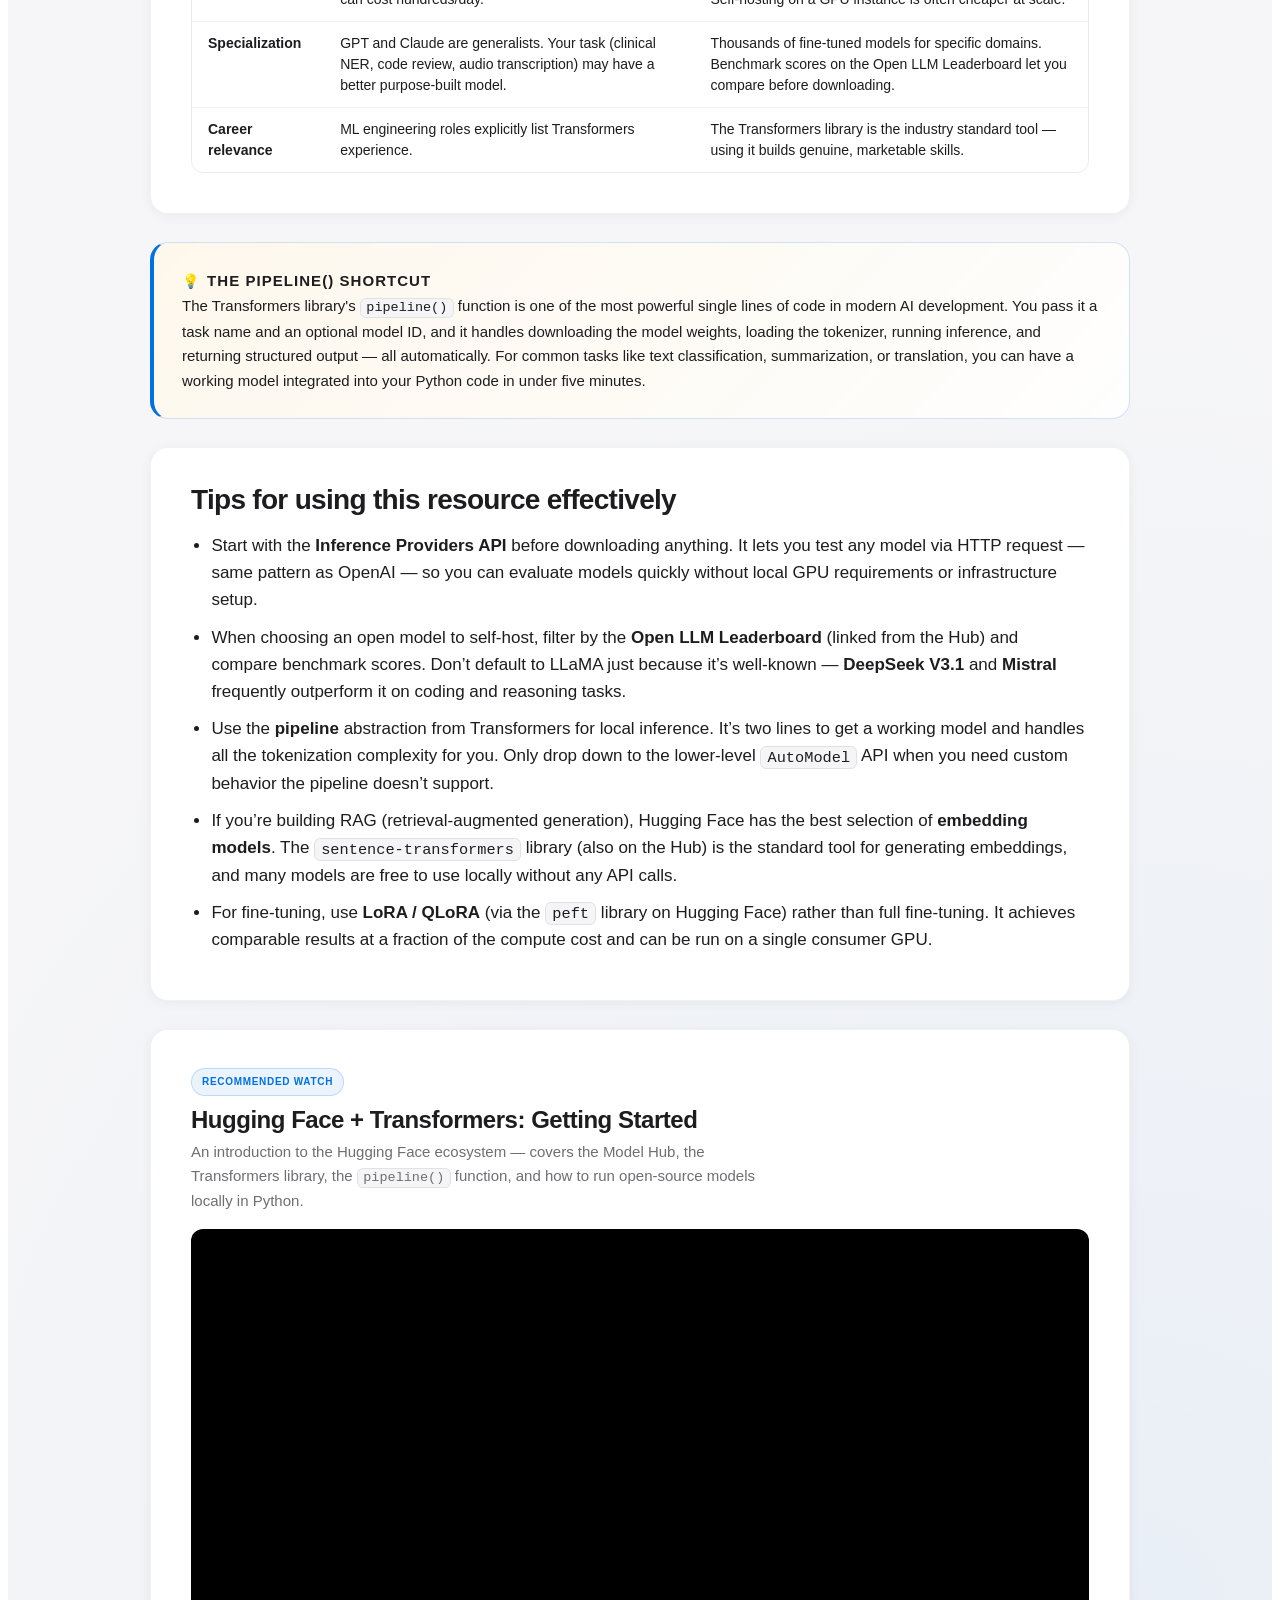
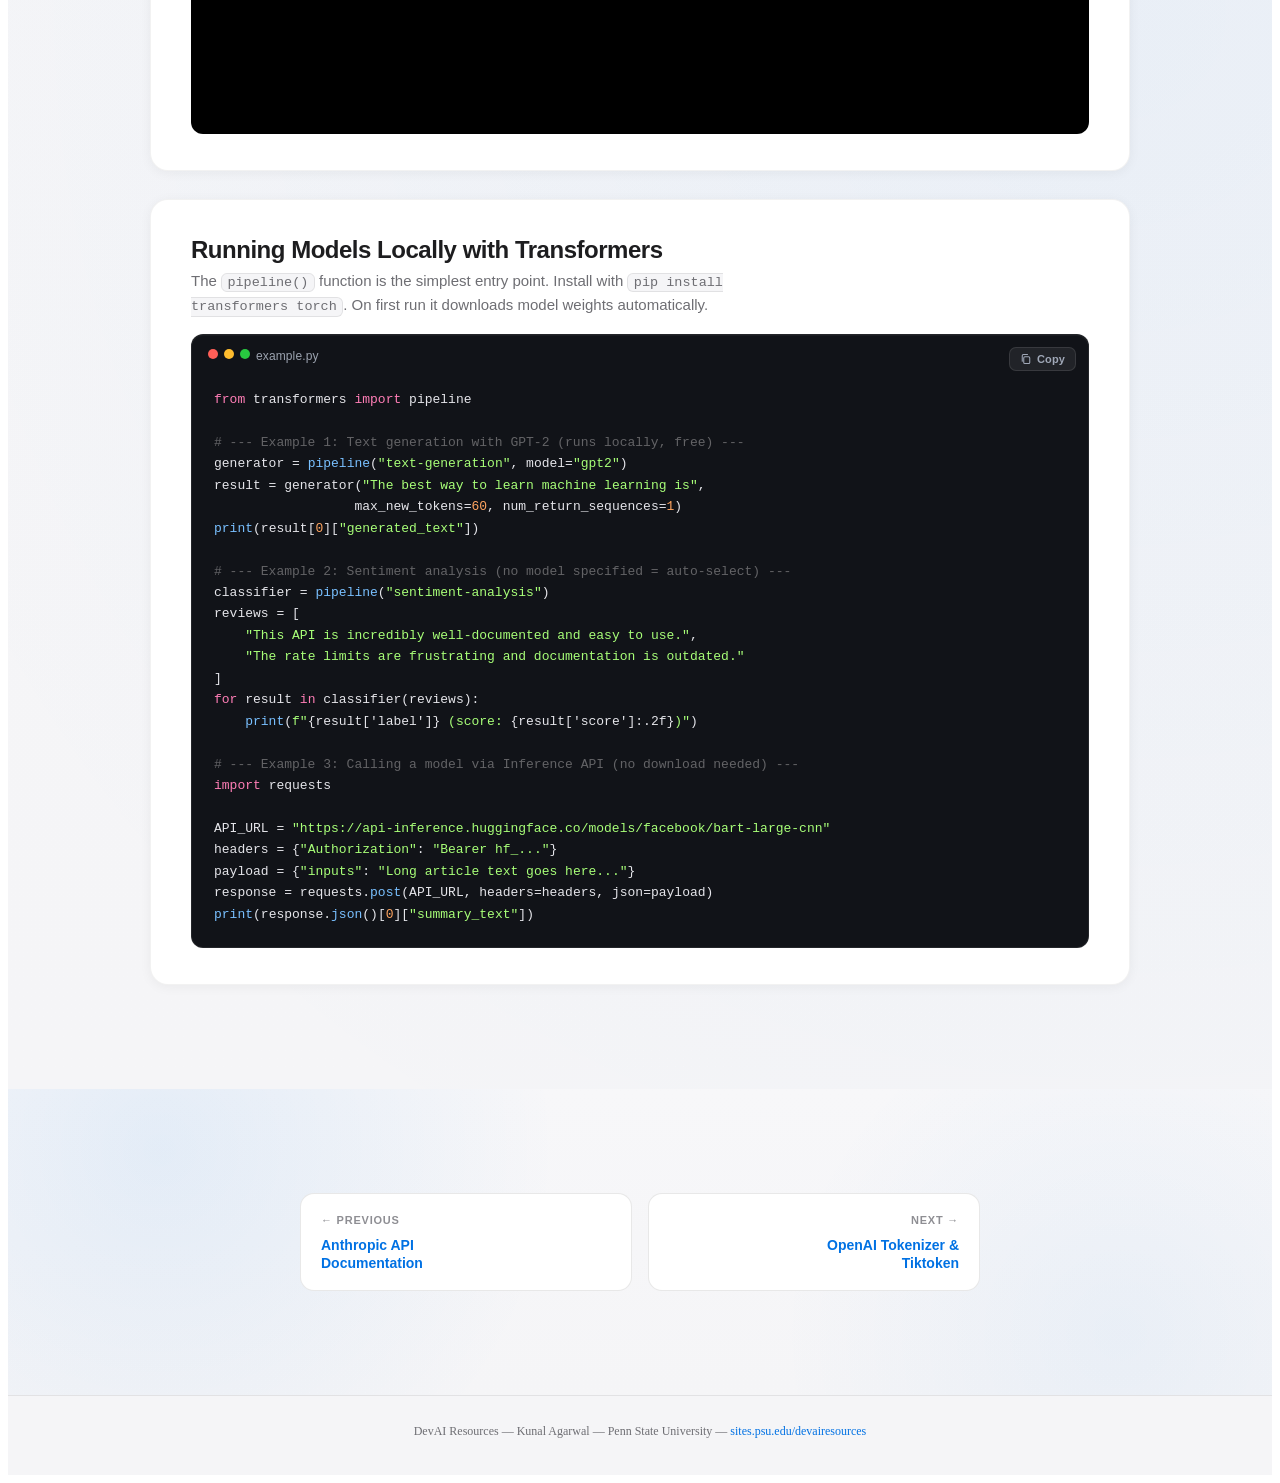
<file: huggingface.html>
<!DOCTYPE html>
<html lang="en">
<head>
  <meta charset="UTF-8" />
  <meta name="viewport" content="width=device-width, initial-scale=1.0" />
  <title>Hugging Face — DevAI Resources</title>
  <link rel="stylesheet" href="style.css" />
</head>
<body>

  <!-- GITHUB PAGES ONLY — do not paste this into WordPress -->
  <header class="devai-header">
    <div class="devai-header__inner">
      <a class="devai-brand" href="index.html">DevAI Resources</a>
      <nav class="devai-nav" aria-label="Primary">
        <ul class="devai-nav__list">
          <li><a href="index.html" class="devai-nav__link">Home</a></li>
          <li><a href="prompting-guide.html" class="devai-nav__link">Prompting Guide</a></li>
          <li><a href="openai-docs.html" class="devai-nav__link">OpenAI Docs</a></li>
          <li><a href="anthropic.html" class="devai-nav__link">Anthropic</a></li>
          <li><a href="huggingface.html" class="devai-nav__link is-current">Hugging Face</a></li>
          <li><a href="tokenizer.html" class="devai-nav__link">Tokenizer</a></li>
          <li><a href="langchain.html" class="devai-nav__link">LangChain</a></li>
          <li><a href="reflection.html" class="devai-nav__link">Reflection</a></li>
        </ul>
        <div class="devai-search" id="devaiSearch">
          <button class="devai-search__btn" id="devaiSearchToggle" aria-label="Search" aria-expanded="false">
            <svg width="16" height="16" viewBox="0 0 16 16" fill="none" xmlns="http://www.w3.org/2000/svg">
              <circle cx="6.5" cy="6.5" r="5" stroke="currentColor" stroke-width="1.5"/>
              <path d="M10.5 10.5L14 14" stroke="currentColor" stroke-width="1.5" stroke-linecap="round"/>
            </svg>
            <span class="devai-search__shortcut">&#8984;K</span>
          </button>
          <div class="devai-search__popover" id="devaiSearchPopover">
            <input
              type="text"
              class="devai-search__input"
              id="devaiSearchInput"
              placeholder="Search resources&#8230;"
              autocomplete="off"
              spellcheck="false"
            />
            <div class="devai-search__results" id="devaiSearchResults"></div>
          </div>
        </div>
      </nav>
    </div>
  </header>

  <main class="page-main">

    <!-- Lede / hero -->
    <section class="band band--white band--tight-top">
      <div class="layout-constrain">
        <div class="resource-lede">
          <div class="resource-lede__tags">
            <span class="resource-lede__tag">Model Hub</span>
            <span class="resource-lede__tag">Open Source</span>
            <span class="resource-lede__tag">Community Platform</span>
            <span class="devai-difficulty devai-difficulty--intermediate"><span class="devai-difficulty__dot"></span>Intermediate</span>
          </div>
          <h1 class="resource-lede__title">Hugging Face</h1>
          <p class="resource-lede__back"><a href="index.html">&larr; Back to all resources</a></p>
          <p class="resource-lede__url">URL: <a href="https://huggingface.co" target="_blank">https://huggingface.co</a></p>
          <div class="devai-stats">
            <div class="devai-stat">
              <p class="devai-stat__value">2M+</p>
              <p class="devai-stat__label">Models available (2025)</p>
            </div>
            <div class="devai-stat">
              <p class="devai-stat__value">200k+</p>
              <p class="devai-stat__label">Public datasets</p>
            </div>
            <div class="devai-stat">
              <p class="devai-stat__value">Free</p>
              <p class="devai-stat__label">Model downloads</p>
            </div>
            <div class="devai-stat">
              <p class="devai-stat__value">SOC 2</p>
              <p class="devai-stat__label">Enterprise certified (2025)</p>
            </div>
          </div>
        </div>
      </div>
    </section>

    <!-- Abstract sections -->
    <section class="band band--tint">
      <div class="layout-constrain">
        <div class="article-stack">

          <div class="feature-panel assignment-abstract">
            <h2 class="feature-panel__title">Resource Abstract</h2>

            <h3 class="feature-panel__title">What is this?</h3>
            <p><a href="https://huggingface.co" target="_blank">Hugging Face</a> is a public AI platform for finding, testing, sharing, and deploying open-source machine learning resources. For developers learning AI integration, it functions like a combined GitHub, package registry, demo gallery, and documentation hub for models, datasets, and ML libraries.</p>

            <h3 class="feature-panel__title">What is in it?</h3>
            <p>The site includes the Model Hub, Datasets Hub, Spaces, Inference Providers, organization tools, model cards, dataset cards, community discussions, and documentation for libraries such as Transformers, Datasets, Tokenizers, and Sentence Transformers. The Hub supports many tasks: text generation, summarization, translation, question answering, text classification, image generation, speech recognition, embeddings, and more. Model pages often include files, licenses, framework tags, usage snippets, hardware notes, evaluation results, and interactive widgets or Spaces where users can test behavior before downloading anything.</p>

            <h3 class="feature-panel__title">Why is it relevant to this audience?</h3>
            <p>This resource matters because not every AI feature should depend on a commercial per-token API. A student building a small app may want a free local model; a developer handling sensitive data may need self-hosting; a project with a specialized task may work better with a domain-specific model than a general chatbot model. Hugging Face also teaches practical ML literacy: reading model cards, checking licenses, comparing benchmarks, and understanding hardware requirements. Those habits help developers make better technical decisions instead of choosing a model only because it is popular.</p>
            <p>It also broadens the purpose of the guide. OpenAI and Anthropic are strong choices for general-purpose APIs, but Hugging Face shows the open-source side of AI development. That matters for portfolio projects because a developer can demonstrate skill in evaluation, deployment tradeoffs, and responsible reuse. Even when the final app uses a paid API, Hugging Face is valuable for discovering embedding models, datasets for testing, and demos that clarify what different model types can do.</p>

            <h3 class="feature-panel__title">Tips for efficient use</h3>
            <ul class="devai-check-list">
              <li>Start with task filters such as text-generation, summarization, embeddings, or automatic-speech-recognition.</li>
              <li>Read the model card before using a model; check license, intended use, limitations, training data notes, and required hardware.</li>
              <li>Try a hosted widget or Space before downloading large model files.</li>
              <li>Use the Transformers documentation when you want local Python inference; use Inference Providers when you want an API-style workflow.</li>
              <li>For production work, prefer well-maintained models with clear documentation, recent activity, and compatible licenses.</li>
              <li>When comparing several models, save notes on output quality, speed, memory needs, sample prompts, and license restrictions so the final choice is evidence-based.</li>
            </ul>
          </div>

          <!-- Overview -->
          <div class="feature-panel">
            <h3 class="feature-panel__title">Overview</h3>
            <p class="devai-section-lead"><a href="https://huggingface.co" target="_blank">Hugging Face</a> is the largest open-source AI platform on the web — simultaneously a model repository, dataset library, demo host, and inference API. Over 2 million models from Meta, Google, Mistral, DeepSeek, and independent developers are available for free download or serverless API access.</p>

            <div class="devai-summary-grid">
              <div class="devai-summary-card">
                <span class="devai-summary-card__icon">🤖</span>
                <p class="devai-summary-card__title">2M+ Models</p>
                <p class="devai-summary-card__text">Text, images, audio, code, and more — filterable by task, license, and framework.</p>
              </div>
              <div class="devai-summary-card">
                <span class="devai-summary-card__icon">🔗</span>
                <p class="devai-summary-card__title">GitHub Copilot Integration</p>
                <p class="devai-summary-card__text">Search and deploy Hub models directly from VS Code (added Sept 2025).</p>
              </div>
              <div class="devai-summary-card">
                <span class="devai-summary-card__icon">🏢</span>
                <p class="devai-summary-card__title">SOC 2 Certified</p>
                <p class="devai-summary-card__text">Enterprise-grade compliance certification achieved in 2025.</p>
              </div>
              <div class="devai-summary-card">
                <span class="devai-summary-card__icon">🆓</span>
                <p class="devai-summary-card__title">Free to Start</p>
                <p class="devai-summary-card__text">All model downloads are free. Paid tiers unlock GPU compute and private repos.</p>
              </div>
            </div>
          </div>

          <!-- What's in it? -->
          <div class="feature-panel">
            <h3 class="feature-panel__title">What's in it?</h3>
            <p class="devai-section-lead">Five components make up the Hugging Face developer experience:</p>

            <ul class="devai-icon-list">
              <li>
                <span class="devai-icon-list__icon">🗂️</span>
                <div class="devai-icon-list__body">
                  <strong>Model Hub</strong>
                  <span>2M+ models searchable by task, language, license, and dataset. Every model has a <em>model card</em> — always read it before downloading: it shows training data, limitations, compute requirements, and license.</span>
                </div>
              </li>
              <li>
                <span class="devai-icon-list__icon">🧪</span>
                <div class="devai-icon-list__body">
                  <strong>Spaces (Live Demos)</strong>
                  <span>Interactive Gradio or Streamlit demos — the fastest way to test a model's real behavior before committing to integration. Try before you download.</span>
                </div>
              </li>
              <li>
                <span class="devai-icon-list__icon">🐍</span>
                <div class="devai-icon-list__body">
                  <strong>Transformers Library</strong>
                  <span><code>pip install transformers</code>. The flagship Python library — two lines of code get a working model running locally via the unified <code>pipeline()</code> interface.</span>
                </div>
              </li>
              <li>
                <span class="devai-icon-list__icon">☁️</span>
                <div class="devai-icon-list__body">
                  <strong>Inference Providers API (2025)</strong>
                  <span>Serverless HTTP API routing to 10+ cloud backends (AWS, Azure, Together AI, Replicate). Same interface as OpenAI — one parameter change picks a different provider.</span>
                </div>
              </li>
              <li>
                <span class="devai-icon-list__icon">📊</span>
                <div class="devai-icon-list__body">
                  <strong>Datasets Hub</strong>
                  <span>Hundreds of thousands of public training and evaluation datasets in a standardized format — essential for fine-tuning or benchmarking your own models.</span>
                </div>
              </li>
            </ul>
          </div>

          <!-- Relevance -->
          <div class="feature-panel">
            <h3 class="feature-panel__title">Relevance to Your Audience</h3>
            <p class="devai-section-lead">Three reasons Hugging Face specifically matters for developers building AI applications:</p>

            <div class="devai-table-wrap">
              <table class="devai-table">
                <thead>
                  <tr><th>Reason</th><th>The situation</th><th>How HF helps</th></tr>
                </thead>
                <tbody>
                  <tr>
                    <td><strong>Cost</strong></td>
                    <td>Commercial APIs charge per token. A high-traffic app can cost hundreds/day.</td>
                    <td>Download a model once, run locally — no per-call fees. Self-hosting on a GPU instance is often cheaper at scale.</td>
                  </tr>
                  <tr>
                    <td><strong>Specialization</strong></td>
                    <td>GPT and Claude are generalists. Your task (clinical NER, code review, audio transcription) may have a better purpose-built model.</td>
                    <td>Thousands of fine-tuned models for specific domains. Benchmark scores on the Open LLM Leaderboard let you compare before downloading.</td>
                  </tr>
                  <tr>
                    <td><strong>Career relevance</strong></td>
                    <td>ML engineering roles explicitly list Transformers experience.</td>
                    <td>The Transformers library is the industry standard tool — using it builds genuine, marketable skills.</td>
                  </tr>
                </tbody>
              </table>
            </div>
          </div>

          <!-- Callout -->
          <div class="devai-callout">
            <p class="devai-callout__label">The pipeline() shortcut</p>
            <p>The Transformers library's <code>pipeline()</code> function is one of the most powerful single lines of code in modern AI development. You pass it a task name and an optional model ID, and it handles downloading the model weights, loading the tokenizer, running inference, and returning structured output — all automatically. For common tasks like text classification, summarization, or translation, you can have a working model integrated into your Python code in under five minutes.</p>
          </div>

          <!-- Tips -->
          <aside class="tips-panel">
            <h3 class="tips-panel__title">Tips for using this resource effectively</h3>
            <ul>
              <li>Start with the <strong>Inference Providers API</strong> before downloading anything. It lets you test any model via HTTP request &#x2014; same pattern as OpenAI &#x2014; so you can evaluate models quickly without local GPU requirements or infrastructure setup.</li>
              <li>When choosing an open model to self-host, filter by the <strong>Open LLM Leaderboard</strong> (linked from the Hub) and compare benchmark scores. Don&#x2019;t default to LLaMA just because it&#x2019;s well-known &#x2014; <strong>DeepSeek V3.1</strong> and <strong>Mistral</strong> frequently outperform it on coding and reasoning tasks.</li>
              <li>Use the <strong>pipeline</strong> abstraction from Transformers for local inference. It&#x2019;s two lines to get a working model and handles all the tokenization complexity for you. Only drop down to the lower-level <code>AutoModel</code> API when you need custom behavior the pipeline doesn&#x2019;t support.</li>
              <li>If you&#x2019;re building RAG (retrieval-augmented generation), Hugging Face has the best selection of <strong>embedding models</strong>. The <code>sentence-transformers</code> library (also on the Hub) is the standard tool for generating embeddings, and many models are free to use locally without any API calls.</li>
              <li>For fine-tuning, use <strong>LoRA / QLoRA</strong> (via the <code>peft</code> library on Hugging Face) rather than full fine-tuning. It achieves comparable results at a fraction of the compute cost and can be run on a single consumer GPU.</li>
            </ul></aside>

          <!-- Video embed -->
          <div class="devai-video-panel">
            <p class="devai-video-panel__label">Recommended Watch</p>
            <h3 class="devai-video-panel__title">Hugging Face + Transformers: Getting Started</h3>
            <p class="devai-video-panel__desc">An introduction to the Hugging Face ecosystem — covers the Model Hub, the Transformers library, the <code>pipeline()</code> function, and how to run open-source models locally in Python.</p>
            <div class="devai-video-wrap">
              <iframe
                src="https://www.youtube.com/embed/QEaBAZQCtwA"
                title="Hugging Face Transformers Getting Started"
                allow="accelerometer; autoplay; clipboard-write; encrypted-media; gyroscope; picture-in-picture"
                allowfullscreen>
              </iframe>
            </div>
          </div>

          <!-- Code example -->
          <div class="devai-code-panel">
            <h3 class="devai-code-panel__title">Running Models Locally with Transformers</h3>
            <p class="devai-code-panel__desc">The <code>pipeline()</code> function is the simplest entry point. Install with <code>pip install transformers torch</code>. On first run it downloads model weights automatically.</p>
            <div class="devai-code-block">
              <code><span class="dk">from</span> <span class="dp">transformers</span> <span class="dk">import</span> <span class="dp">pipeline</span>

<span class="dc"># --- Example 1: Text generation with GPT-2 (runs locally, free) ---</span>
<span class="dp">generator</span> = <span class="df">pipeline</span>(<span class="ds">"text-generation"</span>, model=<span class="ds">"gpt2"</span>)
<span class="dp">result</span> = <span class="dp">generator</span>(<span class="ds">"The best way to learn machine learning is"</span>,
                  max_new_tokens=<span class="dn">60</span>, num_return_sequences=<span class="dn">1</span>)
<span class="df">print</span>(<span class="dp">result</span>[<span class="dn">0</span>][<span class="ds">"generated_text"</span>])

<span class="dc"># --- Example 2: Sentiment analysis (no model specified = auto-select) ---</span>
<span class="dp">classifier</span> = <span class="df">pipeline</span>(<span class="ds">"sentiment-analysis"</span>)
<span class="dp">reviews</span> = [
    <span class="ds">"This API is incredibly well-documented and easy to use."</span>,
    <span class="ds">"The rate limits are frustrating and documentation is outdated."</span>
]
<span class="dk">for</span> <span class="dp">result</span> <span class="dk">in</span> <span class="dp">classifier</span>(<span class="dp">reviews</span>):
    <span class="df">print</span>(<span class="ds">f"</span><span class="dp">{result['label']}</span><span class="ds"> (score: </span><span class="dp">{result['score']:.2f}</span><span class="ds">)"</span>)

<span class="dc"># --- Example 3: Calling a model via Inference API (no download needed) ---</span>
<span class="dk">import</span> <span class="dp">requests</span>

<span class="dp">API_URL</span> = <span class="ds">"https://api-inference.huggingface.co/models/facebook/bart-large-cnn"</span>
<span class="dp">headers</span> = {<span class="ds">"Authorization"</span>: <span class="ds">"Bearer hf_..."</span>}
<span class="dp">payload</span> = {<span class="ds">"inputs"</span>: <span class="ds">"Long article text goes here..."</span>}
<span class="dp">response</span> = <span class="dp">requests</span>.<span class="df">post</span>(<span class="dp">API_URL</span>, headers=<span class="dp">headers</span>, json=<span class="dp">payload</span>)
<span class="df">print</span>(<span class="dp">response</span>.<span class="df">json</span>()[<span class="dn">0</span>][<span class="ds">"summary_text"</span>])</code>
            </div>
          </div>

        </div>
      </div>
    </section>
  

  <!-- Resource prev/next navigation -->
  <section class="band band--tint">
    <div class="layout-constrain">
      <div class="resource-nav">
        <a href="anthropic.html" class="resource-nav__btn resource-nav__btn--prev"><span class="resource-nav__label">&#8592; Previous</span><span class="resource-nav__title">Anthropic API Documentation</span></a>
        <a href="tokenizer.html" class="resource-nav__btn resource-nav__btn--next"><span class="resource-nav__label">Next &#8594;</span><span class="resource-nav__title">OpenAI Tokenizer &amp; Tiktoken</span></a>
      </div>
    </div>
  </section>
</main>

  <footer class="devai-footer">
    <div class="devai-footer__inner">
      <p>DevAI Resources &mdash; Kunal Agarwal &mdash; Penn State University &mdash; <a href="https://sites.psu.edu/devairesources">sites.psu.edu/devairesources</a></p>
    </div>
  </footer>

  <script src="search.js"></script>
  <script src="ui.js"></script>
</body>
</html>
</file>
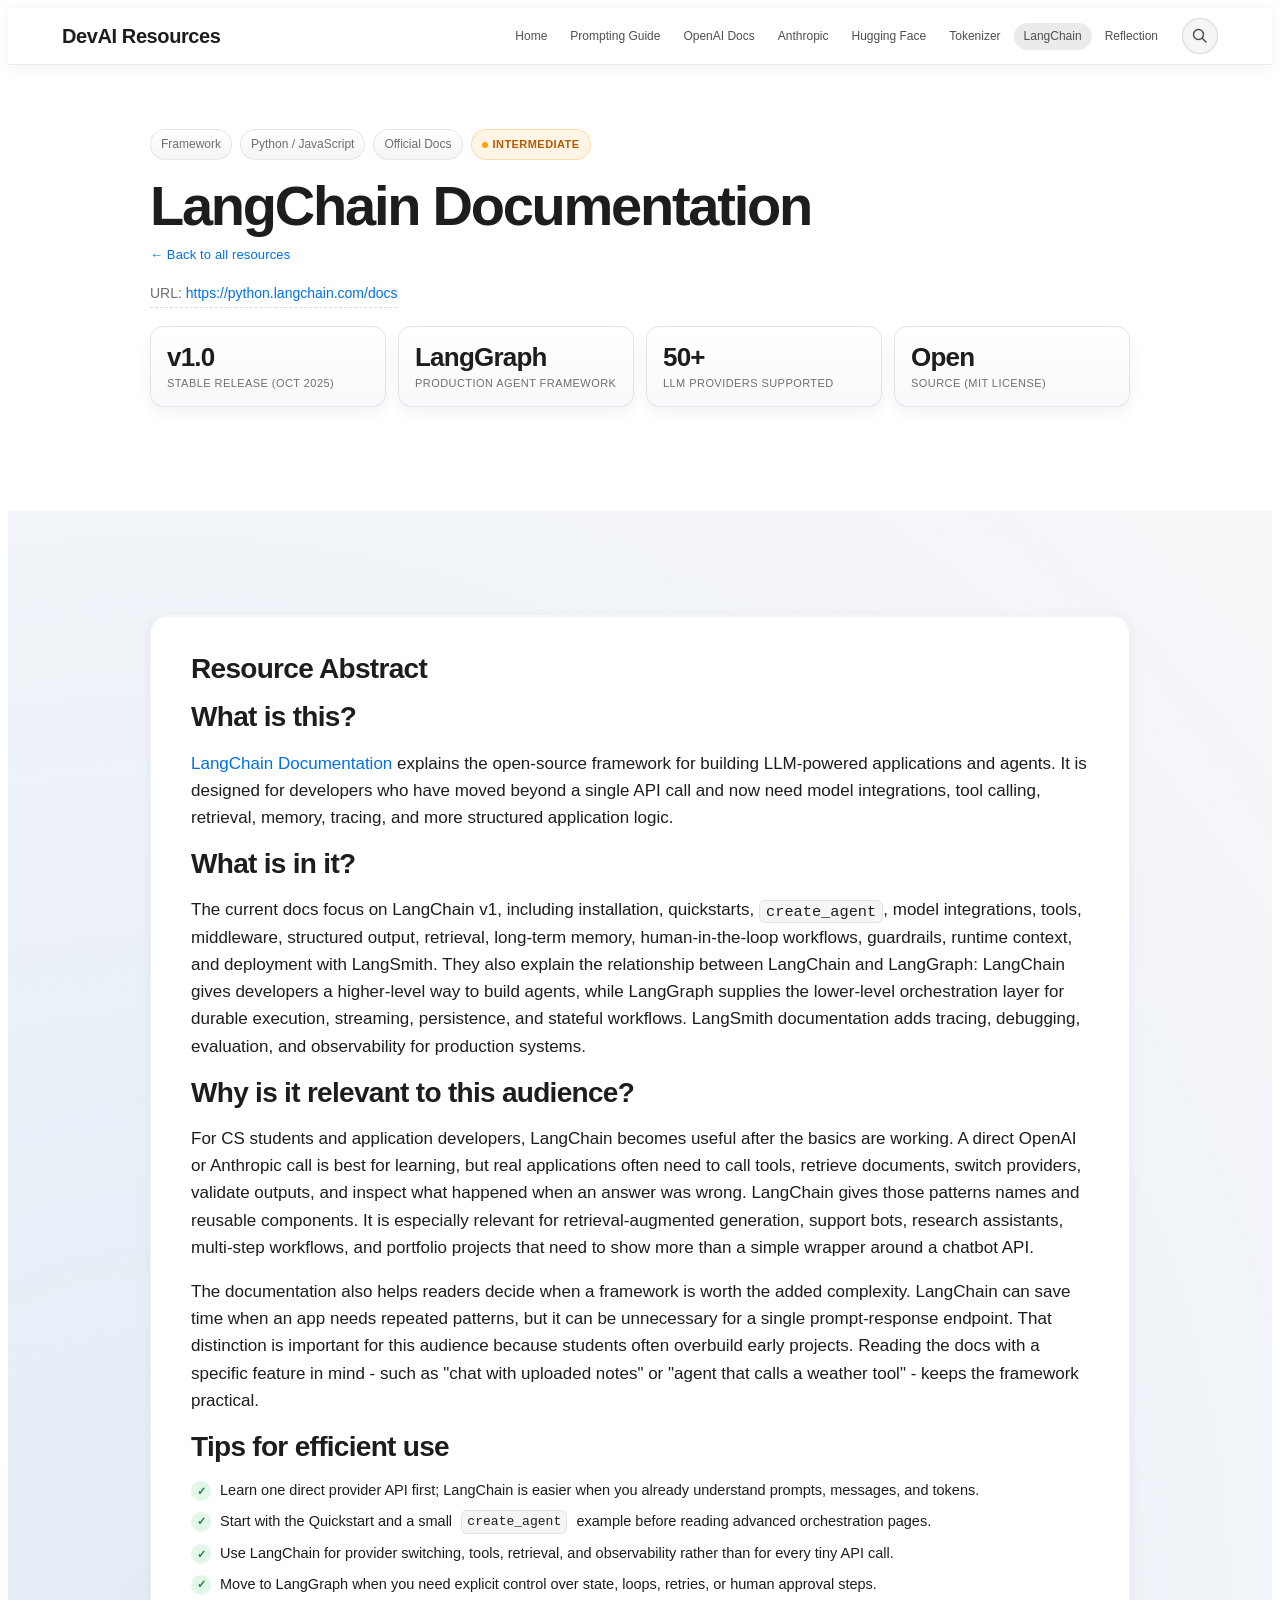
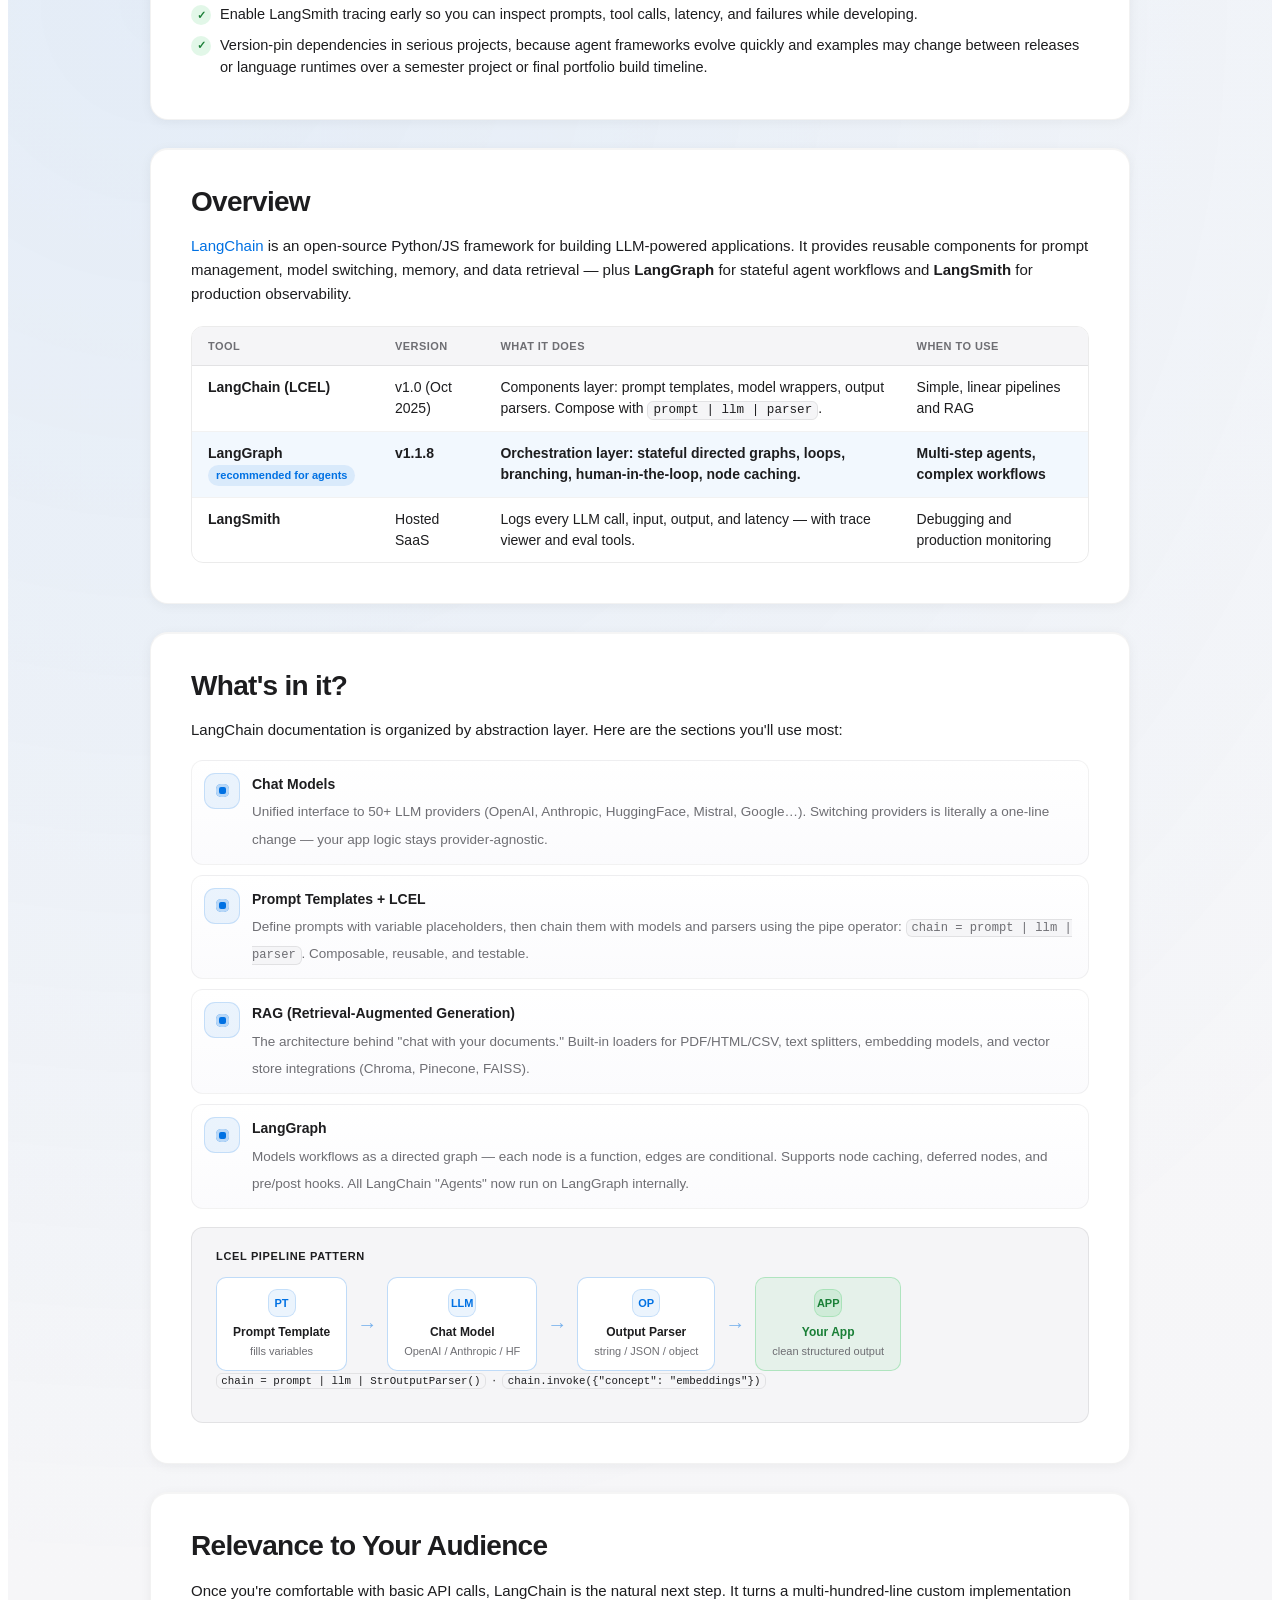
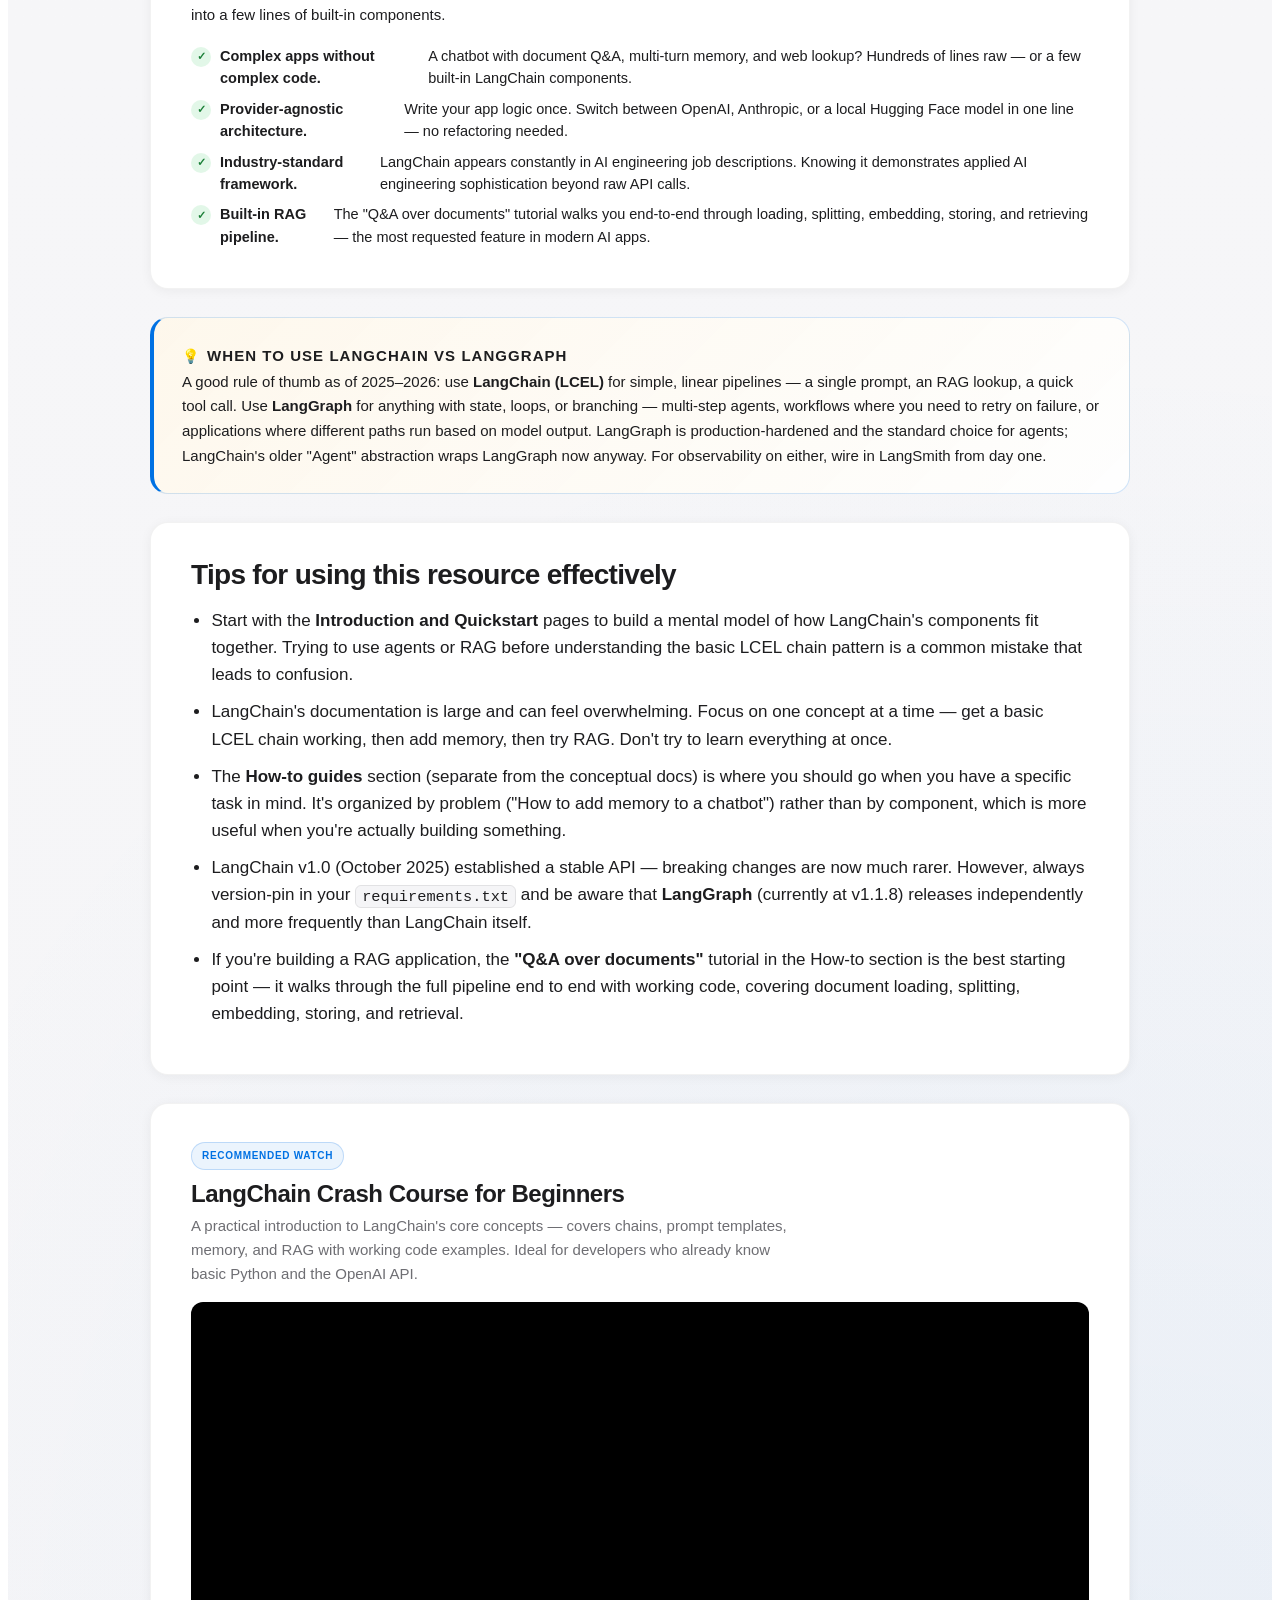
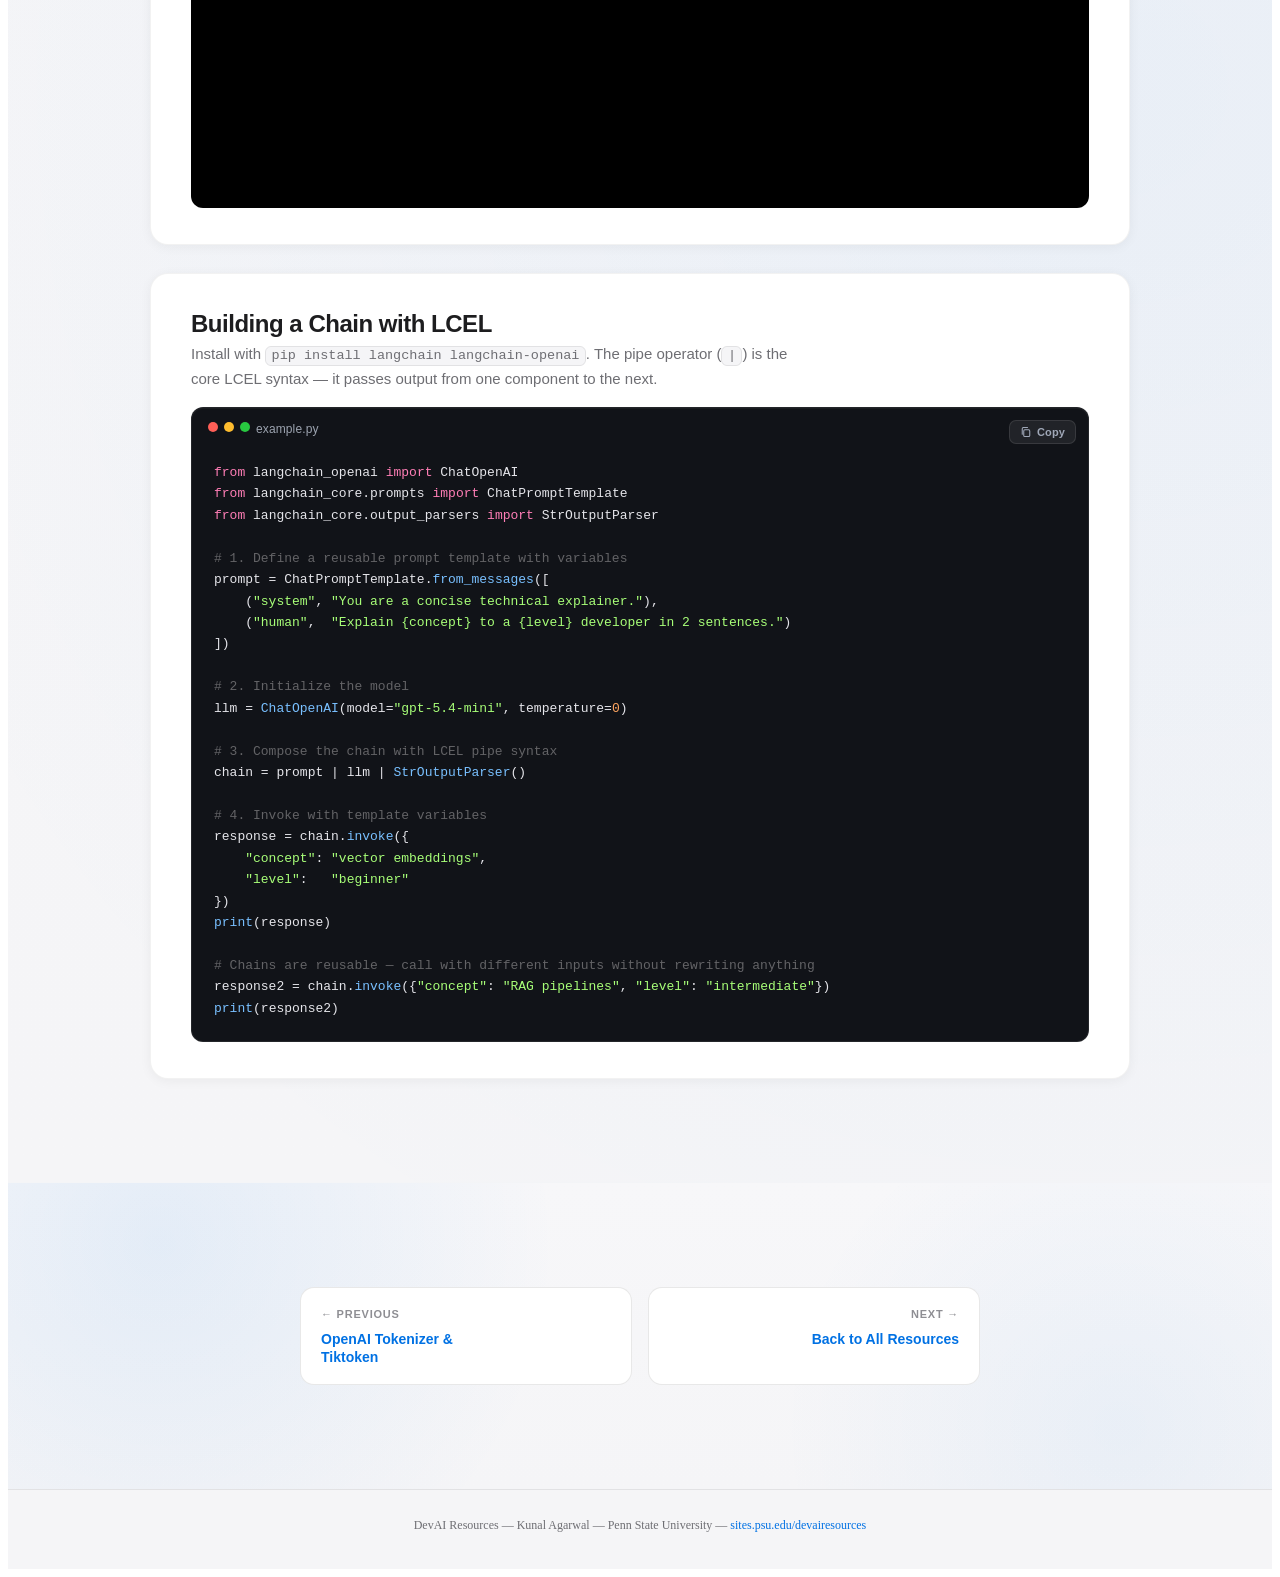
<file: langchain.html>
<!DOCTYPE html>
<html lang="en">
<head>
  <meta charset="UTF-8" />
  <meta name="viewport" content="width=device-width, initial-scale=1.0" />
  <title>LangChain Documentation — DevAI Resources</title>
  <link rel="stylesheet" href="style.css" />
</head>
<body>

  <!-- GITHUB PAGES ONLY — do not paste this into WordPress -->
  <header class="devai-header">
    <div class="devai-header__inner">
      <a class="devai-brand" href="index.html">DevAI Resources</a>
      <nav class="devai-nav" aria-label="Primary">
        <ul class="devai-nav__list">
          <li><a href="index.html" class="devai-nav__link">Home</a></li>
          <li><a href="prompting-guide.html" class="devai-nav__link">Prompting Guide</a></li>
          <li><a href="openai-docs.html" class="devai-nav__link">OpenAI Docs</a></li>
          <li><a href="anthropic.html" class="devai-nav__link">Anthropic</a></li>
          <li><a href="huggingface.html" class="devai-nav__link">Hugging Face</a></li>
          <li><a href="tokenizer.html" class="devai-nav__link">Tokenizer</a></li>
          <li><a href="langchain.html" class="devai-nav__link is-current">LangChain</a></li>
          <li><a href="reflection.html" class="devai-nav__link">Reflection</a></li>
        </ul>
        <div class="devai-search" id="devaiSearch">
          <button class="devai-search__btn" id="devaiSearchToggle" aria-label="Search" aria-expanded="false">
            <svg width="16" height="16" viewBox="0 0 16 16" fill="none" xmlns="http://www.w3.org/2000/svg">
              <circle cx="6.5" cy="6.5" r="5" stroke="currentColor" stroke-width="1.5"/>
              <path d="M10.5 10.5L14 14" stroke="currentColor" stroke-width="1.5" stroke-linecap="round"/>
            </svg>
            <span class="devai-search__shortcut">&#8984;K</span>
          </button>
          <div class="devai-search__popover" id="devaiSearchPopover">
            <input
              type="text"
              class="devai-search__input"
              id="devaiSearchInput"
              placeholder="Search resources&#8230;"
              autocomplete="off"
              spellcheck="false"
            />
            <div class="devai-search__results" id="devaiSearchResults"></div>
          </div>
        </div>
      </nav>
    </div>
  </header>

  <main class="page-main">

    <!-- Lede / hero -->
    <section class="band band--white band--tight-top">
      <div class="layout-constrain">
        <div class="resource-lede">
          <div class="resource-lede__tags">
            <span class="resource-lede__tag">Framework</span>
            <span class="resource-lede__tag">Python / JavaScript</span>
            <span class="resource-lede__tag">Official Docs</span>
            <span class="devai-difficulty devai-difficulty--intermediate"><span class="devai-difficulty__dot"></span>Intermediate</span>
          </div>
          <h1 class="resource-lede__title">LangChain Documentation</h1>
          <p class="resource-lede__back"><a href="index.html">&larr; Back to all resources</a></p>
          <p class="resource-lede__url">URL: <a href="https://python.langchain.com/docs" target="_blank">https://python.langchain.com/docs</a></p>
          <div class="devai-stats">
            <div class="devai-stat">
              <p class="devai-stat__value">v1.0</p>
              <p class="devai-stat__label">Stable release (Oct 2025)</p>
            </div>
            <div class="devai-stat">
              <p class="devai-stat__value">LangGraph</p>
              <p class="devai-stat__label">Production agent framework</p>
            </div>
            <div class="devai-stat">
              <p class="devai-stat__value">50+</p>
              <p class="devai-stat__label">LLM providers supported</p>
            </div>
            <div class="devai-stat">
              <p class="devai-stat__value">Open</p>
              <p class="devai-stat__label">Source (MIT license)</p>
            </div>
          </div>
        </div>
      </div>
    </section>

    <!-- Abstract sections -->
    <section class="band band--tint">
      <div class="layout-constrain">
        <div class="article-stack">

          <div class="feature-panel assignment-abstract">
            <h2 class="feature-panel__title">Resource Abstract</h2>

            <h3 class="feature-panel__title">What is this?</h3>
            <p><a href="https://docs.langchain.com/oss/python/langchain/overview" target="_blank">LangChain Documentation</a> explains the open-source framework for building LLM-powered applications and agents. It is designed for developers who have moved beyond a single API call and now need model integrations, tool calling, retrieval, memory, tracing, and more structured application logic.</p>

            <h3 class="feature-panel__title">What is in it?</h3>
            <p>The current docs focus on LangChain v1, including installation, quickstarts, <code>create_agent</code>, model integrations, tools, middleware, structured output, retrieval, long-term memory, human-in-the-loop workflows, guardrails, runtime context, and deployment with LangSmith. They also explain the relationship between LangChain and LangGraph: LangChain gives developers a higher-level way to build agents, while LangGraph supplies the lower-level orchestration layer for durable execution, streaming, persistence, and stateful workflows. LangSmith documentation adds tracing, debugging, evaluation, and observability for production systems.</p>

            <h3 class="feature-panel__title">Why is it relevant to this audience?</h3>
            <p>For CS students and application developers, LangChain becomes useful after the basics are working. A direct OpenAI or Anthropic call is best for learning, but real applications often need to call tools, retrieve documents, switch providers, validate outputs, and inspect what happened when an answer was wrong. LangChain gives those patterns names and reusable components. It is especially relevant for retrieval-augmented generation, support bots, research assistants, multi-step workflows, and portfolio projects that need to show more than a simple wrapper around a chatbot API.</p>
            <p>The documentation also helps readers decide when a framework is worth the added complexity. LangChain can save time when an app needs repeated patterns, but it can be unnecessary for a single prompt-response endpoint. That distinction is important for this audience because students often overbuild early projects. Reading the docs with a specific feature in mind - such as "chat with uploaded notes" or "agent that calls a weather tool" - keeps the framework practical.</p>

            <h3 class="feature-panel__title">Tips for efficient use</h3>
            <ul class="devai-check-list">
              <li>Learn one direct provider API first; LangChain is easier when you already understand prompts, messages, and tokens.</li>
              <li>Start with the Quickstart and a small <code>create_agent</code> example before reading advanced orchestration pages.</li>
              <li>Use LangChain for provider switching, tools, retrieval, and observability rather than for every tiny API call.</li>
              <li>Move to LangGraph when you need explicit control over state, loops, retries, or human approval steps.</li>
              <li>Enable LangSmith tracing early so you can inspect prompts, tool calls, latency, and failures while developing.</li>
              <li>Version-pin dependencies in serious projects, because agent frameworks evolve quickly and examples may change between releases or language runtimes over a semester project or final portfolio build timeline.</li>
            </ul>
          </div>

          <!-- Overview -->
          <div class="feature-panel">
            <h3 class="feature-panel__title">Overview</h3>
            <p class="devai-section-lead"><a href="https://python.langchain.com/docs" target="_blank">LangChain</a> is an open-source Python/JS framework for building LLM-powered applications. It provides reusable components for prompt management, model switching, memory, and data retrieval — plus <strong>LangGraph</strong> for stateful agent workflows and <strong>LangSmith</strong> for production observability.</p>

            <div class="devai-table-wrap">
              <table class="devai-table">
                <thead>
                  <tr><th>Tool</th><th>Version</th><th>What it does</th><th>When to use</th></tr>
                </thead>
                <tbody>
                  <tr>
                    <td><strong>LangChain (LCEL)</strong></td>
                    <td>v1.0 (Oct 2025)</td>
                    <td>Components layer: prompt templates, model wrappers, output parsers. Compose with <code>prompt | llm | parser</code>.</td>
                    <td>Simple, linear pipelines and RAG</td>
                  </tr>
                  <tr class="devai-table__highlight">
                    <td><strong>LangGraph</strong> <span class="devai-badge">recommended for agents</span></td>
                    <td>v1.1.8</td>
                    <td>Orchestration layer: stateful directed graphs, loops, branching, human-in-the-loop, node caching.</td>
                    <td>Multi-step agents, complex workflows</td>
                  </tr>
                  <tr>
                    <td><strong>LangSmith</strong></td>
                    <td>Hosted SaaS</td>
                    <td>Logs every LLM call, input, output, and latency — with trace viewer and eval tools.</td>
                    <td>Debugging and production monitoring</td>
                  </tr>
                </tbody>
              </table>
            </div>
          </div>

          <!-- What's in it? -->
          <div class="feature-panel">
            <h3 class="feature-panel__title">What's in it?</h3>
            <p class="devai-section-lead">LangChain documentation is organized by abstraction layer. Here are the sections you'll use most:</p>

            <ul class="devai-icon-list">
              <li>
                <span class="devai-icon-list__icon">🔌</span>
                <div class="devai-icon-list__body">
                  <strong>Chat Models</strong>
                  <span>Unified interface to 50+ LLM providers (OpenAI, Anthropic, HuggingFace, Mistral, Google…). Switching providers is literally a one-line change — your app logic stays provider-agnostic.</span>
                </div>
              </li>
              <li>
                <span class="devai-icon-list__icon">📝</span>
                <div class="devai-icon-list__body">
                  <strong>Prompt Templates + LCEL</strong>
                  <span>Define prompts with variable placeholders, then chain them with models and parsers using the pipe operator: <code>chain = prompt | llm | parser</code>. Composable, reusable, and testable.</span>
                </div>
              </li>
              <li>
                <span class="devai-icon-list__icon">🗄️</span>
                <div class="devai-icon-list__body">
                  <strong>RAG (Retrieval-Augmented Generation)</strong>
                  <span>The architecture behind "chat with your documents." Built-in loaders for PDF/HTML/CSV, text splitters, embedding models, and vector store integrations (Chroma, Pinecone, FAISS).</span>
                </div>
              </li>
              <li>
                <span class="devai-icon-list__icon">🕸️</span>
                <div class="devai-icon-list__body">
                  <strong>LangGraph</strong>
                  <span>Models workflows as a directed graph — each node is a function, edges are conditional. Supports node caching, deferred nodes, and pre/post hooks. All LangChain "Agents" now run on LangGraph internally.</span>
                </div>
              </li>
            </ul>

            <!-- LCEL pipeline diagram -->
            <div class="devai-diagram" style="padding:20px 24px">
              <p style="font-size:11px;font-weight:700;text-transform:uppercase;letter-spacing:0.06em;color:var(--devai-muted);margin:0 0 14px">LCEL pipeline pattern</p>
              <div style="display:flex;align-items:center;gap:0;flex-wrap:wrap">
                <div style="background:#fff;border:1px solid rgba(0,113,227,0.25);border-radius:10px;padding:10px 16px;text-align:center;min-width:110px">
                  <div style="display:inline-flex;align-items:center;justify-content:center;width:28px;height:28px;border-radius:9px;background:rgba(0,113,227,0.08);border:1px solid rgba(0,113,227,0.16);color:#0071e3;font-size:11px;font-weight:800;margin-bottom:6px">PT</div>
                  <div style="font-size:12px;font-weight:700;color:#1d1d1f">Prompt Template</div>
                  <div style="font-size:11px;color:var(--devai-muted)">fills variables</div>
                </div>
                <div style="font-size:20px;color:rgba(0,113,227,0.5);padding:0 10px;font-weight:300">→</div>
                <div style="background:#fff;border:1px solid rgba(0,113,227,0.25);border-radius:10px;padding:10px 16px;text-align:center;min-width:110px">
                  <div style="display:inline-flex;align-items:center;justify-content:center;width:28px;height:28px;border-radius:9px;background:rgba(0,113,227,0.08);border:1px solid rgba(0,113,227,0.16);color:#0071e3;font-size:11px;font-weight:800;margin-bottom:6px">LLM</div>
                  <div style="font-size:12px;font-weight:700;color:#1d1d1f">Chat Model</div>
                  <div style="font-size:11px;color:var(--devai-muted)">OpenAI / Anthropic / HF</div>
                </div>
                <div style="font-size:20px;color:rgba(0,113,227,0.5);padding:0 10px;font-weight:300">→</div>
                <div style="background:#fff;border:1px solid rgba(0,113,227,0.25);border-radius:10px;padding:10px 16px;text-align:center;min-width:110px">
                  <div style="display:inline-flex;align-items:center;justify-content:center;width:28px;height:28px;border-radius:9px;background:rgba(0,113,227,0.08);border:1px solid rgba(0,113,227,0.16);color:#0071e3;font-size:11px;font-weight:800;margin-bottom:6px">OP</div>
                  <div style="font-size:12px;font-weight:700;color:#1d1d1f">Output Parser</div>
                  <div style="font-size:11px;color:var(--devai-muted)">string / JSON / object</div>
                </div>
                <div style="font-size:20px;color:rgba(0,113,227,0.5);padding:0 10px;font-weight:300">→</div>
                <div style="background:rgba(52,199,89,0.08);border:1px solid rgba(52,199,89,0.3);border-radius:10px;padding:10px 16px;text-align:center;min-width:110px">
                  <div style="display:inline-flex;align-items:center;justify-content:center;width:28px;height:28px;border-radius:9px;background:rgba(52,199,89,0.12);border:1px solid rgba(52,199,89,0.24);color:#1a7f37;font-size:11px;font-weight:800;margin-bottom:6px">APP</div>
                  <div style="font-size:12px;font-weight:700;color:#1a7f37">Your App</div>
                  <div style="font-size:11px;color:var(--devai-muted)">clean structured output</div>
                </div>
              </div>
              <p style="font-size:12px;color:var(--devai-muted);margin:12px 0 0"><code>chain = prompt | llm | StrOutputParser()</code> &nbsp;·&nbsp; <code>chain.invoke(&#123;"concept": "embeddings"&#125;)</code></p>
            </div>
          </div>

          <!-- Relevance -->
          <div class="feature-panel">
            <h3 class="feature-panel__title">Relevance to Your Audience</h3>
            <p class="devai-section-lead">Once you're comfortable with basic API calls, LangChain is the natural next step. It turns a multi-hundred-line custom implementation into a few lines of built-in components.</p>

            <ul class="devai-check-list">
              <li><strong>Complex apps without complex code.</strong> A chatbot with document Q&amp;A, multi-turn memory, and web lookup? Hundreds of lines raw — or a few built-in LangChain components.</li>
              <li><strong>Provider-agnostic architecture.</strong> Write your app logic once. Switch between OpenAI, Anthropic, or a local Hugging Face model in one line — no refactoring needed.</li>
              <li><strong>Industry-standard framework.</strong> LangChain appears constantly in AI engineering job descriptions. Knowing it demonstrates applied AI engineering sophistication beyond raw API calls.</li>
              <li><strong>Built-in RAG pipeline.</strong> The "Q&amp;A over documents" tutorial walks you end-to-end through loading, splitting, embedding, storing, and retrieving — the most requested feature in modern AI apps.</li>
            </ul>
          </div>

          <!-- Callout -->
          <div class="devai-callout">
            <p class="devai-callout__label">When to use LangChain vs LangGraph</p>
            <p>A good rule of thumb as of 2025–2026: use <strong>LangChain (LCEL)</strong> for simple, linear pipelines — a single prompt, an RAG lookup, a quick tool call. Use <strong>LangGraph</strong> for anything with state, loops, or branching — multi-step agents, workflows where you need to retry on failure, or applications where different paths run based on model output. LangGraph is production-hardened and the standard choice for agents; LangChain's older "Agent" abstraction wraps LangGraph now anyway. For observability on either, wire in LangSmith from day one.</p>
          </div>

          <!-- Tips -->
          <aside class="tips-panel">
            <h3 class="tips-panel__title">Tips for using this resource effectively</h3>
            <ul>
              <li>Start with the <strong>Introduction and Quickstart</strong> pages to build a mental model of how LangChain's components fit together. Trying to use agents or RAG before understanding the basic LCEL chain pattern is a common mistake that leads to confusion.</li>
              <li>LangChain's documentation is large and can feel overwhelming. Focus on one concept at a time — get a basic LCEL chain working, then add memory, then try RAG. Don't try to learn everything at once.</li>
              <li>The <strong>How-to guides</strong> section (separate from the conceptual docs) is where you should go when you have a specific task in mind. It's organized by problem ("How to add memory to a chatbot") rather than by component, which is more useful when you're actually building something.</li>
              <li>LangChain v1.0 (October 2025) established a stable API — breaking changes are now much rarer. However, always version-pin in your <code>requirements.txt</code> and be aware that <strong>LangGraph</strong> (currently at v1.1.8) releases independently and more frequently than LangChain itself.</li>
              <li>If you're building a RAG application, the <strong>"Q&amp;A over documents"</strong> tutorial in the How-to section is the best starting point — it walks through the full pipeline end to end with working code, covering document loading, splitting, embedding, storing, and retrieval.</li>
            </ul>
          </aside>

          <!-- Video embed -->
          <div class="devai-video-panel">
            <p class="devai-video-panel__label">Recommended Watch</p>
            <h3 class="devai-video-panel__title">LangChain Crash Course for Beginners</h3>
            <p class="devai-video-panel__desc">A practical introduction to LangChain's core concepts — covers chains, prompt templates, memory, and RAG with working code examples. Ideal for developers who already know basic Python and the OpenAI API.</p>
            <div class="devai-video-wrap">
              <iframe
                src="https://www.youtube.com/embed/LbT1yp742MU"
                title="LangChain Crash Course for Beginners"
                allow="accelerometer; autoplay; clipboard-write; encrypted-media; gyroscope; picture-in-picture"
                allowfullscreen>
              </iframe>
            </div>
          </div>

          <!-- Code example -->
          <div class="devai-code-panel">
            <h3 class="devai-code-panel__title">Building a Chain with LCEL</h3>
            <p class="devai-code-panel__desc">Install with <code>pip install langchain langchain-openai</code>. The pipe operator (<code>|</code>) is the core LCEL syntax — it passes output from one component to the next.</p>
            <div class="devai-code-block">
              <code><span class="dk">from</span> <span class="dp">langchain_openai</span> <span class="dk">import</span> <span class="dp">ChatOpenAI</span>
<span class="dk">from</span> <span class="dp">langchain_core.prompts</span> <span class="dk">import</span> <span class="dp">ChatPromptTemplate</span>
<span class="dk">from</span> <span class="dp">langchain_core.output_parsers</span> <span class="dk">import</span> <span class="dp">StrOutputParser</span>

<span class="dc"># 1. Define a reusable prompt template with variables</span>
<span class="dp">prompt</span> = <span class="dp">ChatPromptTemplate</span>.<span class="df">from_messages</span>([
    (<span class="ds">"system"</span>, <span class="ds">"You are a concise technical explainer."</span>),
    (<span class="ds">"human"</span>,  <span class="ds">"Explain {concept} to a {level} developer in 2 sentences."</span>)
])

<span class="dc"># 2. Initialize the model</span>
<span class="dp">llm</span> = <span class="df">ChatOpenAI</span>(model=<span class="ds">"gpt-5.4-mini"</span>, temperature=<span class="dn">0</span>)

<span class="dc"># 3. Compose the chain with LCEL pipe syntax</span>
<span class="dp">chain</span> = <span class="dp">prompt</span> | <span class="dp">llm</span> | <span class="df">StrOutputParser</span>()

<span class="dc"># 4. Invoke with template variables</span>
<span class="dp">response</span> = <span class="dp">chain</span>.<span class="df">invoke</span>({
    <span class="ds">"concept"</span>: <span class="ds">"vector embeddings"</span>,
    <span class="ds">"level"</span>:   <span class="ds">"beginner"</span>
})
<span class="df">print</span>(<span class="dp">response</span>)

<span class="dc"># Chains are reusable — call with different inputs without rewriting anything</span>
<span class="dp">response2</span> = <span class="dp">chain</span>.<span class="df">invoke</span>({<span class="ds">"concept"</span>: <span class="ds">"RAG pipelines"</span>, <span class="ds">"level"</span>: <span class="ds">"intermediate"</span>})
<span class="df">print</span>(<span class="dp">response2</span>)</code>
            </div>
          </div>

        </div>
      </div>
    </section>
  

  <!-- Resource prev/next navigation -->
  <section class="band band--tint">
    <div class="layout-constrain">
      <div class="resource-nav">
        <a href="tokenizer.html" class="resource-nav__btn resource-nav__btn--prev"><span class="resource-nav__label">&#8592; Previous</span><span class="resource-nav__title">OpenAI Tokenizer &amp; Tiktoken</span></a>
        <a href="index.html" class="resource-nav__btn resource-nav__btn--next"><span class="resource-nav__label">Next &#8594;</span><span class="resource-nav__title">Back to All Resources</span></a>
      </div>
    </div>
  </section>
</main>

  <footer class="devai-footer">
    <div class="devai-footer__inner">
      <p>DevAI Resources &mdash; Kunal Agarwal &mdash; Penn State University &mdash; <a href="https://sites.psu.edu/devairesources">sites.psu.edu/devairesources</a></p>
    </div>
  </footer>

  <script src="search.js"></script>
  <script src="ui.js"></script>
</body>
</html>
</file>
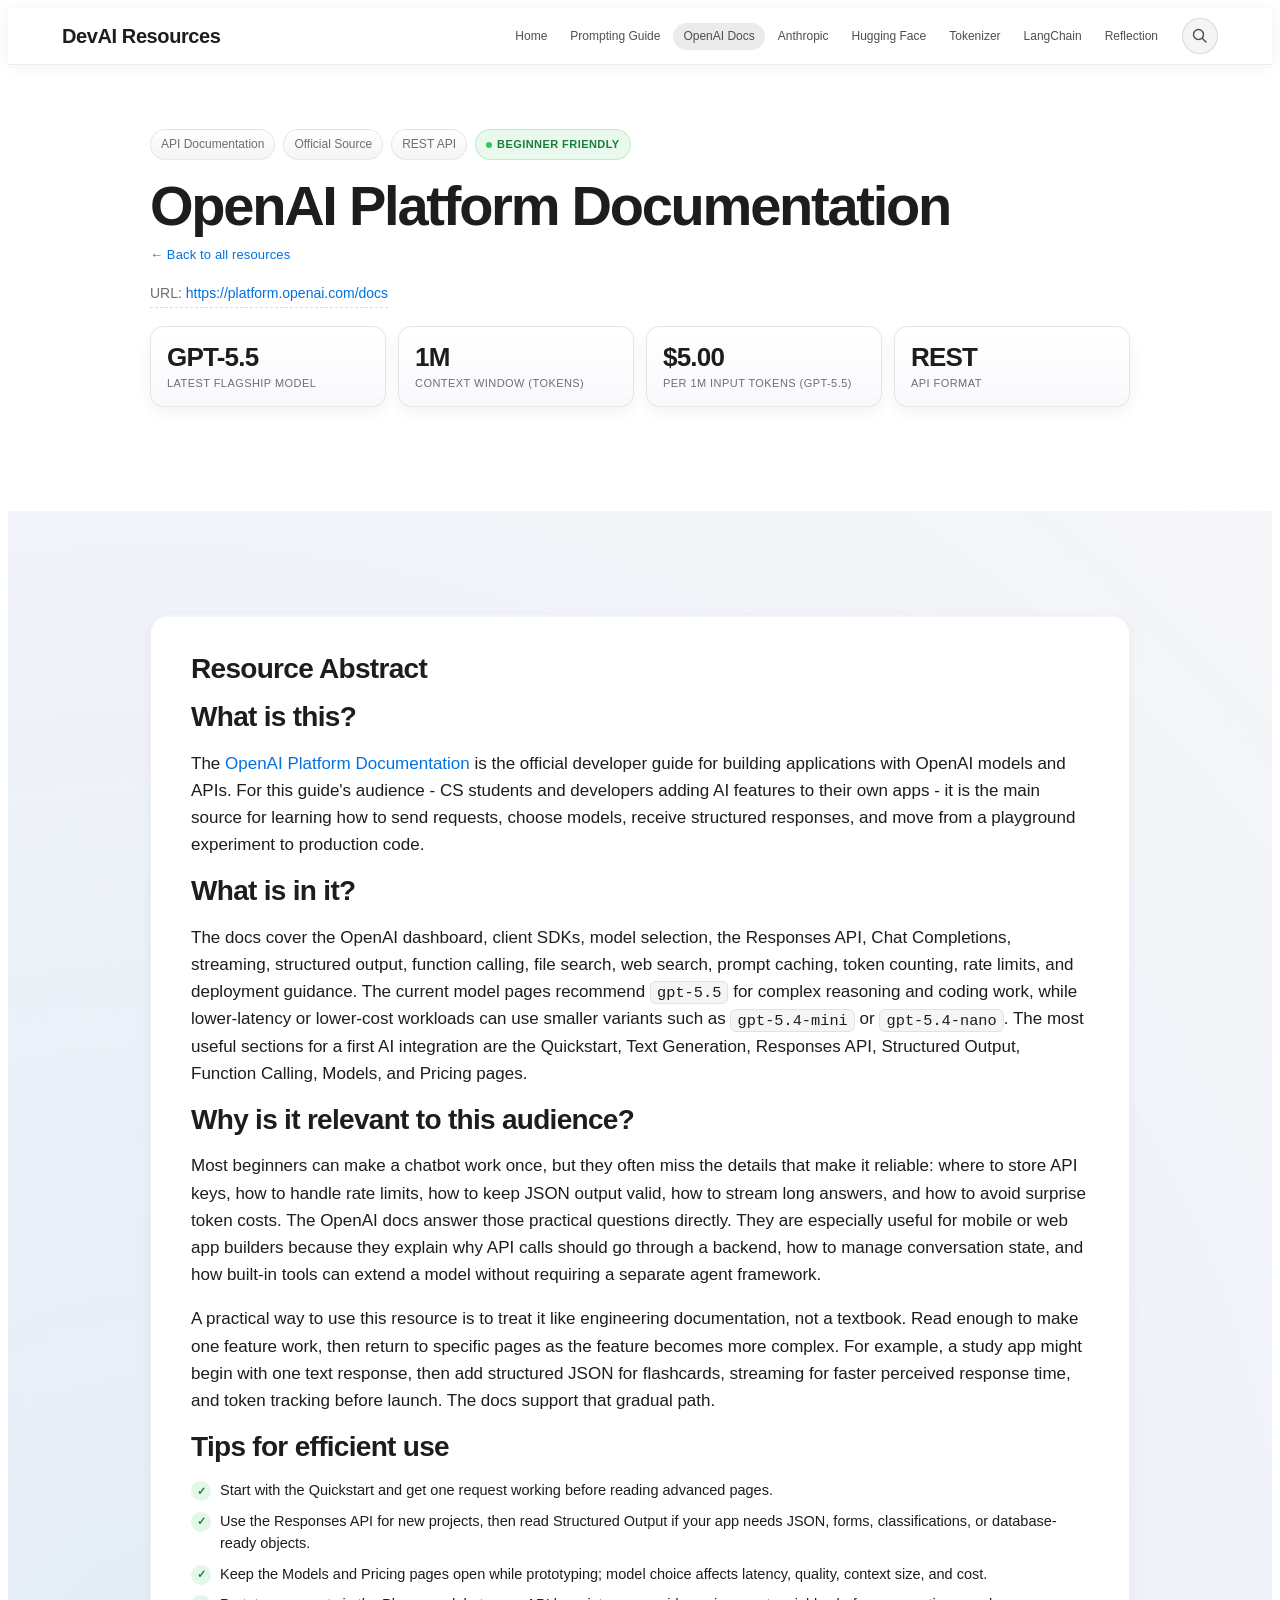
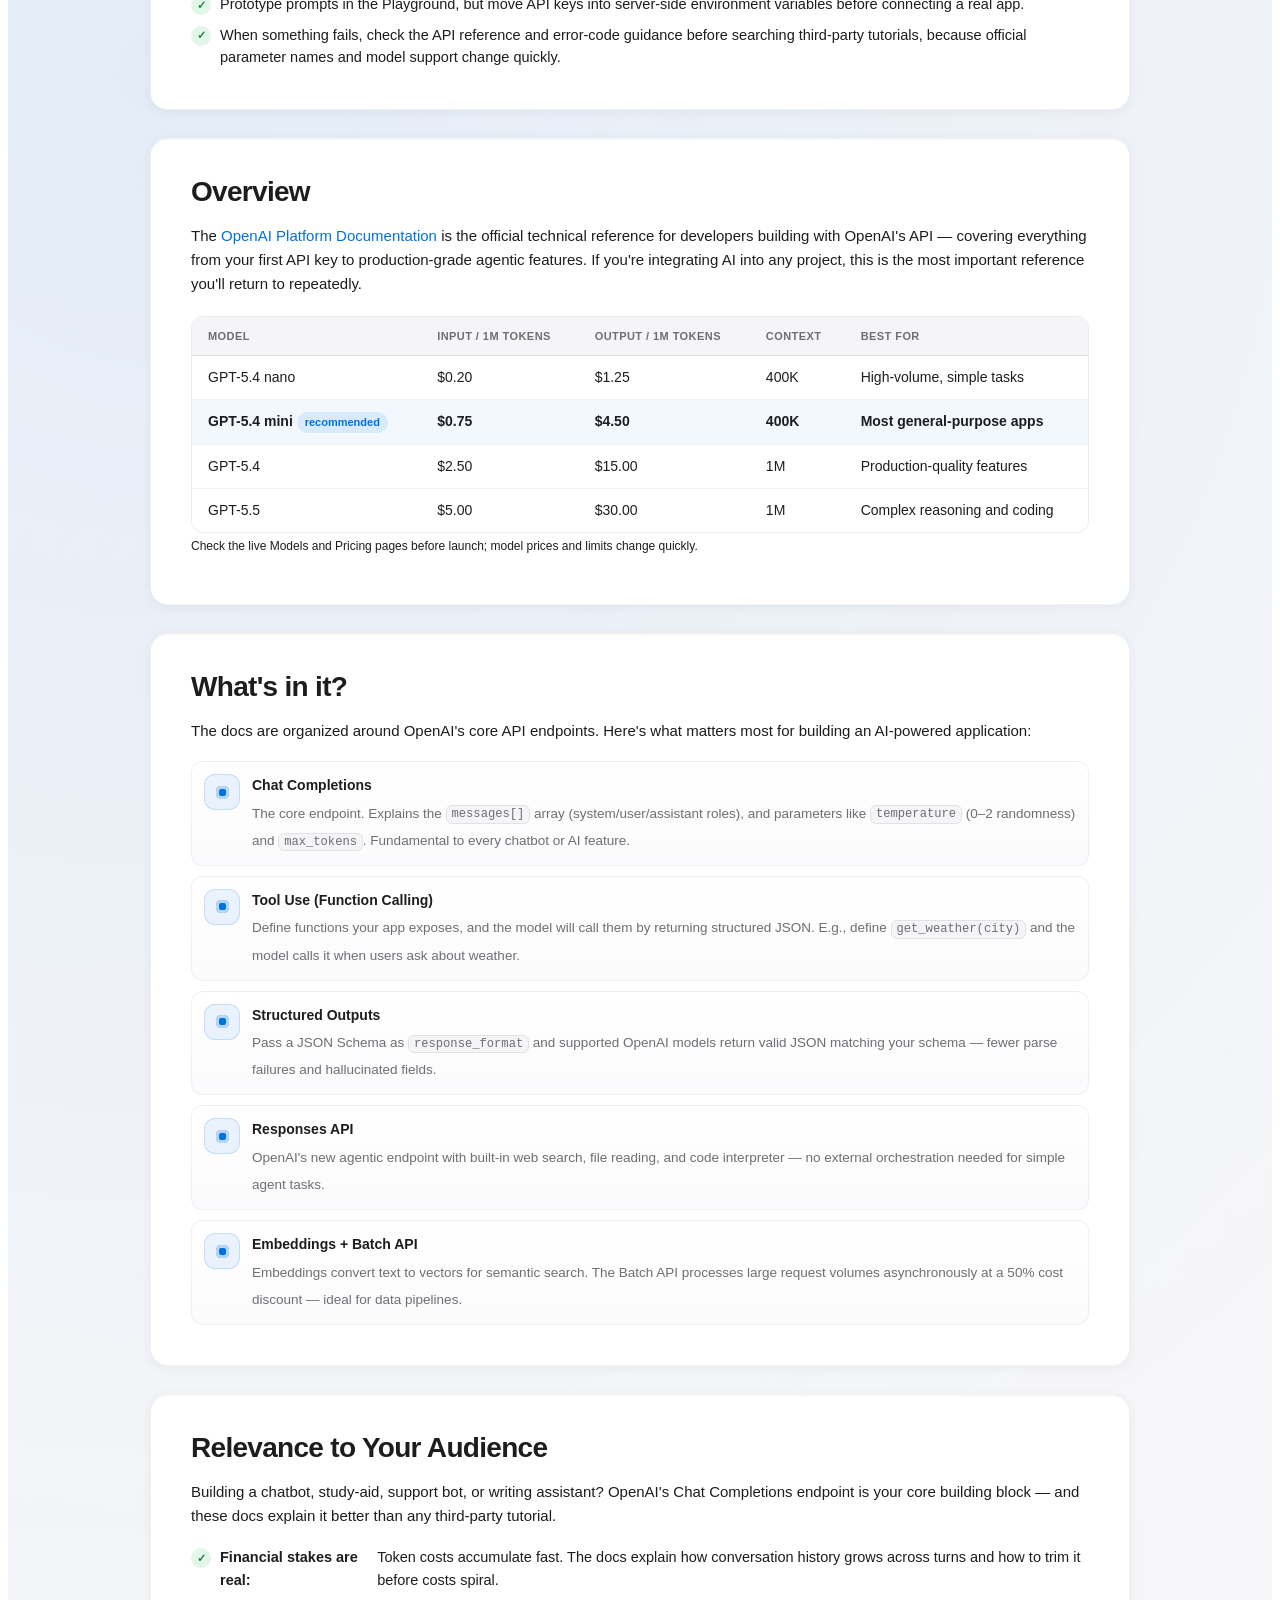
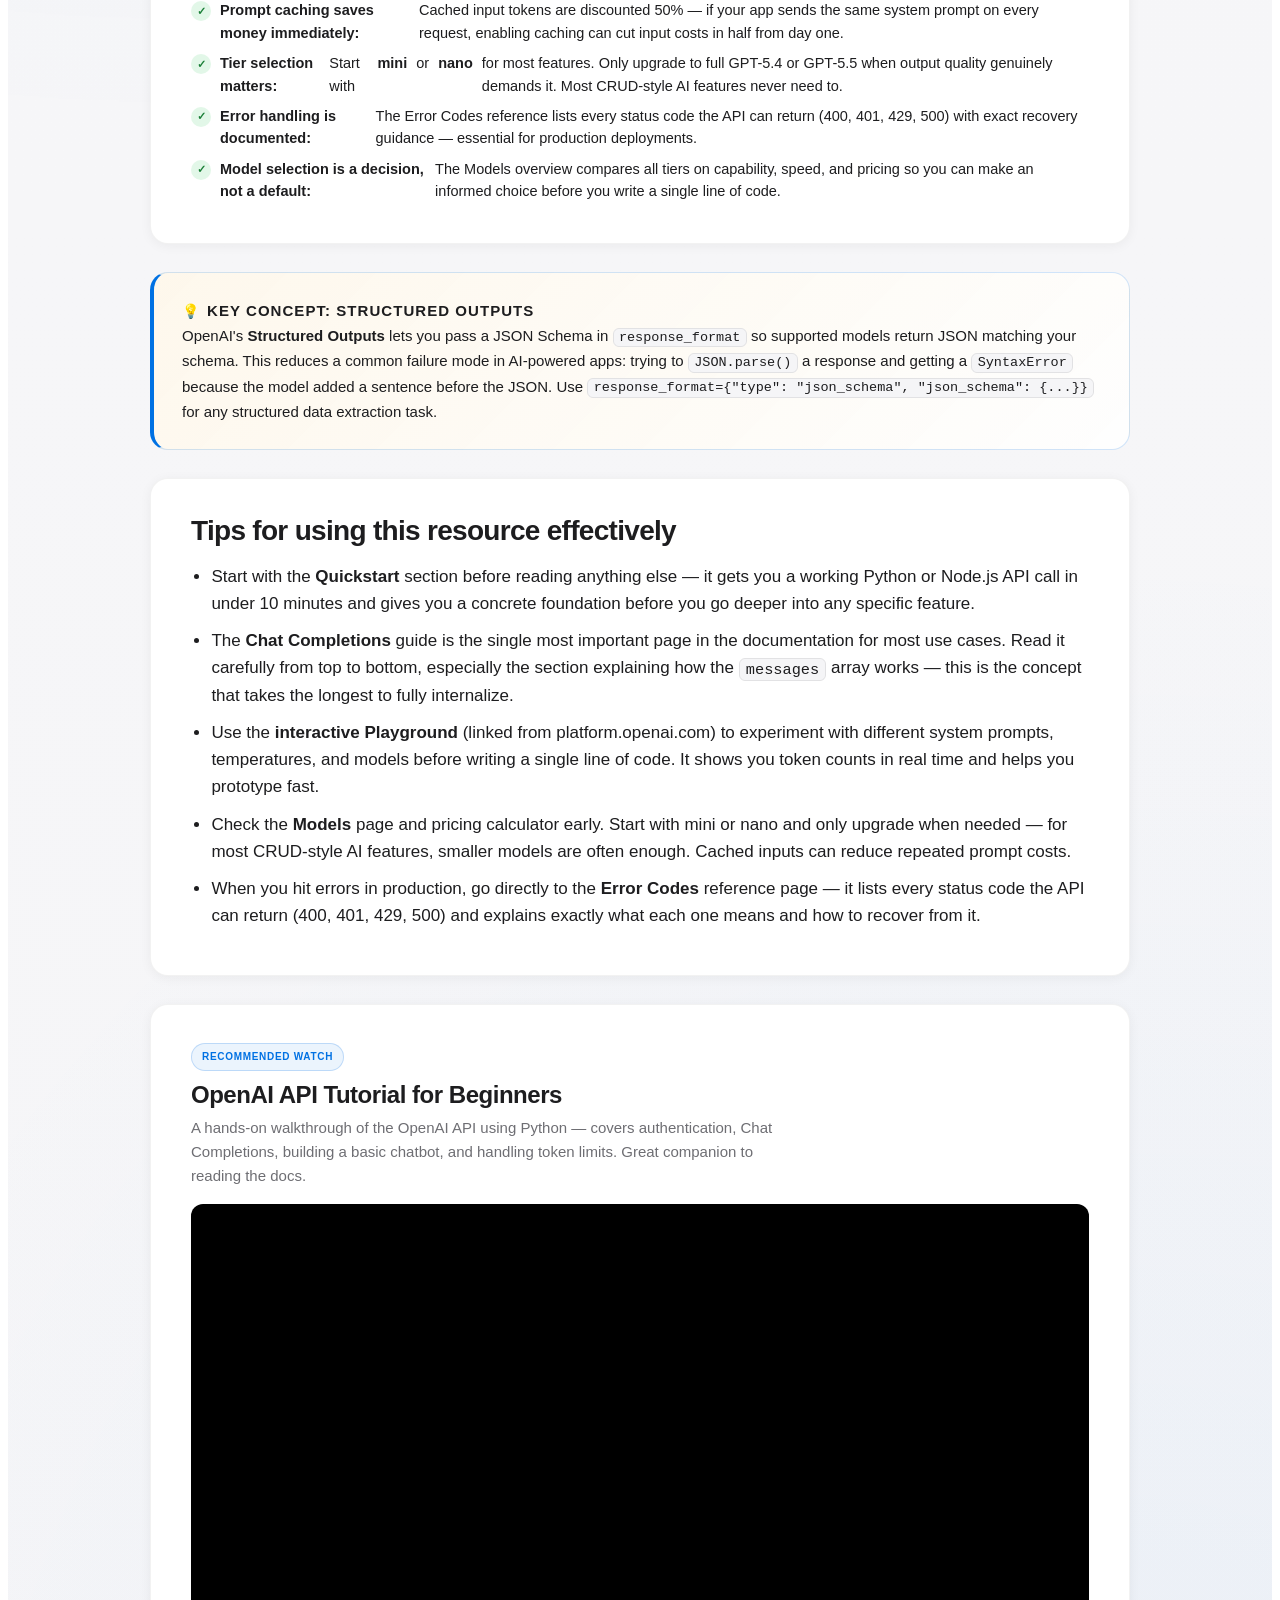
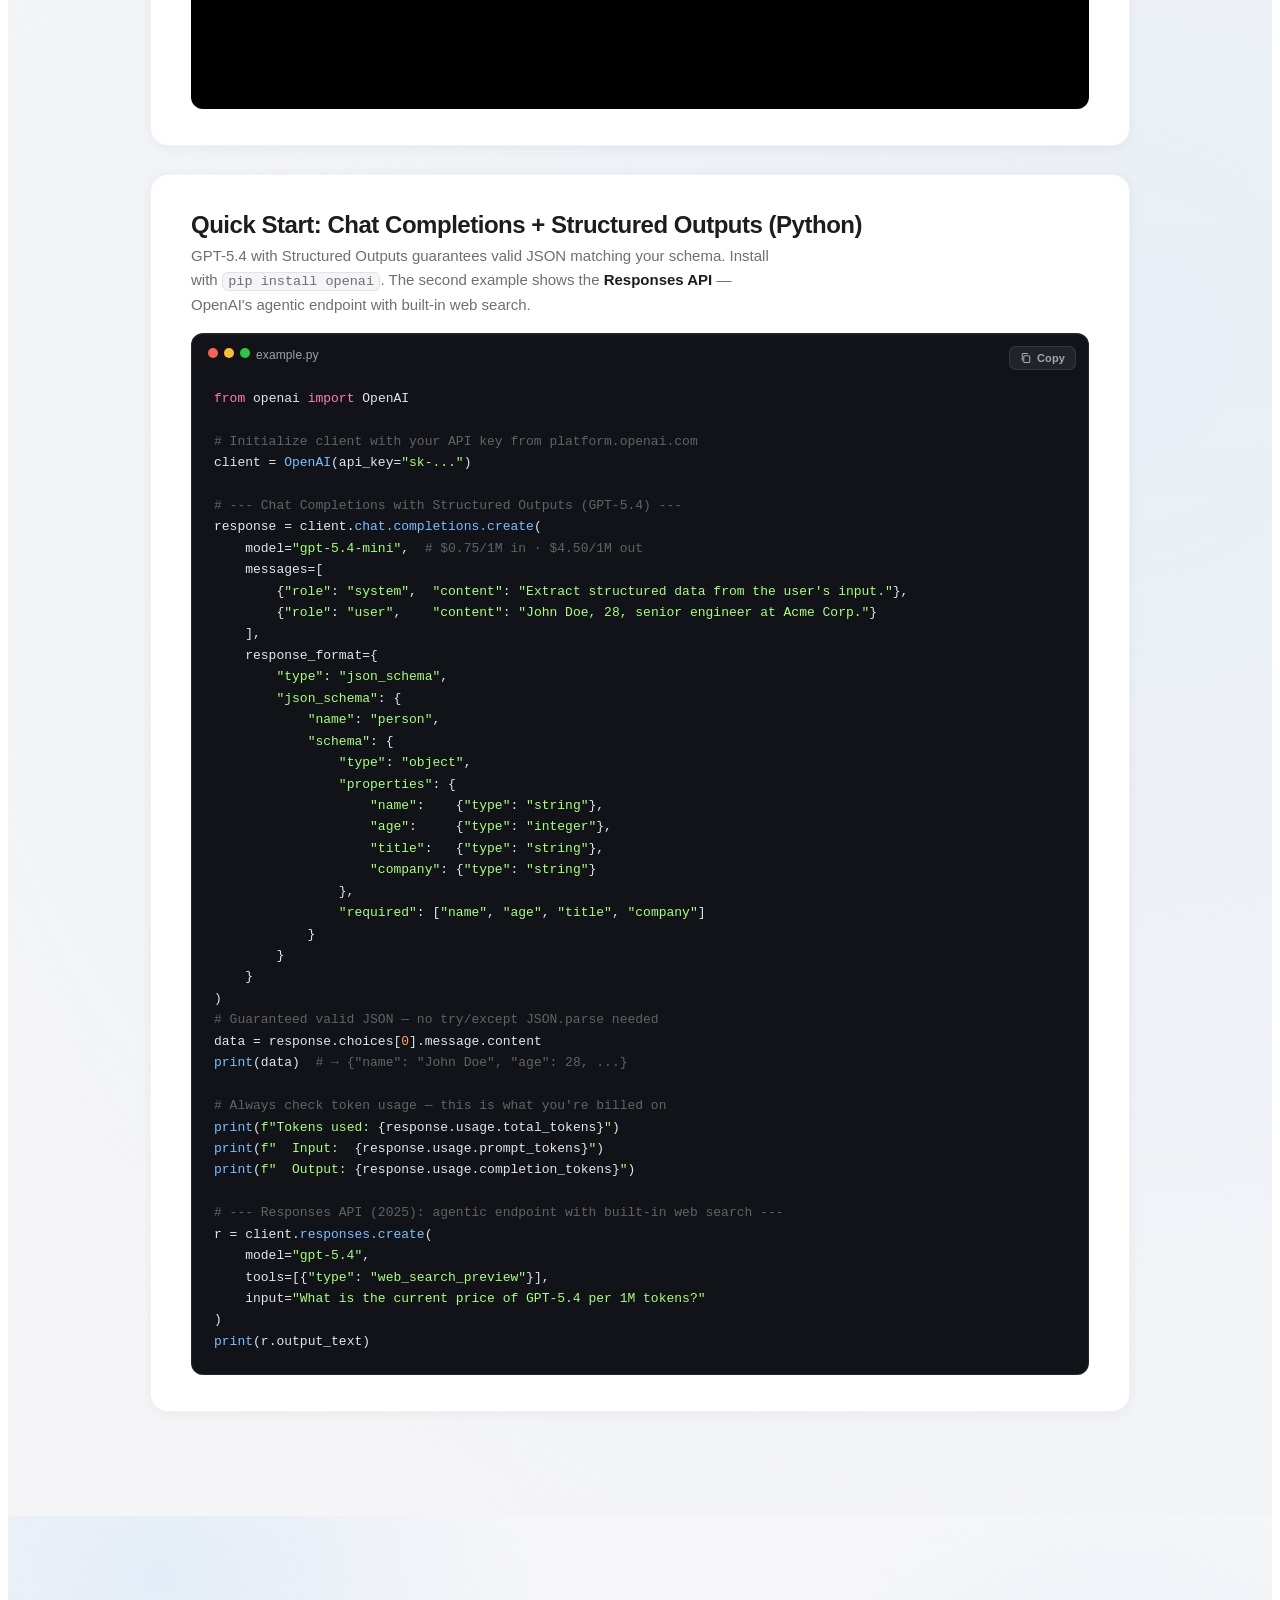
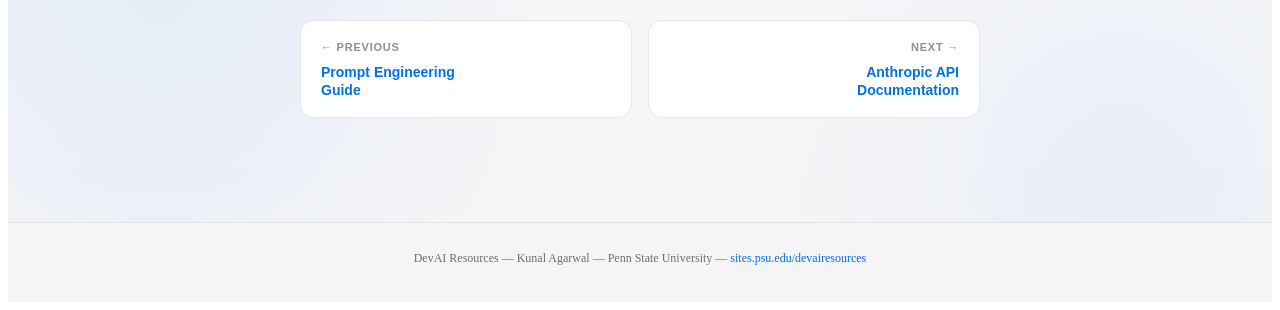
<file: openai-docs.html>
<!DOCTYPE html>
<html lang="en">
<head>
  <meta charset="UTF-8" />
  <meta name="viewport" content="width=device-width, initial-scale=1.0" />
  <title>OpenAI Platform Documentation — DevAI Resources</title>
  <link rel="stylesheet" href="style.css" />
</head>
<body>

  <!-- GITHUB PAGES ONLY — do not paste this into WordPress -->
  <header class="devai-header">
    <div class="devai-header__inner">
      <a class="devai-brand" href="index.html">DevAI Resources</a>
      <nav class="devai-nav" aria-label="Primary">
        <ul class="devai-nav__list">
          <li><a href="index.html" class="devai-nav__link">Home</a></li>
          <li><a href="prompting-guide.html" class="devai-nav__link">Prompting Guide</a></li>
          <li><a href="openai-docs.html" class="devai-nav__link is-current">OpenAI Docs</a></li>
          <li><a href="anthropic.html" class="devai-nav__link">Anthropic</a></li>
          <li><a href="huggingface.html" class="devai-nav__link">Hugging Face</a></li>
          <li><a href="tokenizer.html" class="devai-nav__link">Tokenizer</a></li>
          <li><a href="langchain.html" class="devai-nav__link">LangChain</a></li>
          <li><a href="reflection.html" class="devai-nav__link">Reflection</a></li>
        </ul>
        <div class="devai-search" id="devaiSearch">
          <button class="devai-search__btn" id="devaiSearchToggle" aria-label="Search" aria-expanded="false">
            <svg width="16" height="16" viewBox="0 0 16 16" fill="none" xmlns="http://www.w3.org/2000/svg">
              <circle cx="6.5" cy="6.5" r="5" stroke="currentColor" stroke-width="1.5"/>
              <path d="M10.5 10.5L14 14" stroke="currentColor" stroke-width="1.5" stroke-linecap="round"/>
            </svg>
            <span class="devai-search__shortcut">&#8984;K</span>
          </button>
          <div class="devai-search__popover" id="devaiSearchPopover">
            <input
              type="text"
              class="devai-search__input"
              id="devaiSearchInput"
              placeholder="Search resources&#8230;"
              autocomplete="off"
              spellcheck="false"
            />
            <div class="devai-search__results" id="devaiSearchResults"></div>
          </div>
        </div>
      </nav>
    </div>
  </header>

  <main class="page-main">

    <!-- Lede / hero -->
    <section class="band band--white band--tight-top">
      <div class="layout-constrain">
        <div class="resource-lede">
          <div class="resource-lede__tags">
            <span class="resource-lede__tag">API Documentation</span>
            <span class="resource-lede__tag">Official Source</span>
            <span class="resource-lede__tag">REST API</span>
            <span class="devai-difficulty devai-difficulty--beginner"><span class="devai-difficulty__dot"></span>Beginner Friendly</span>
          </div>
          <h1 class="resource-lede__title">OpenAI Platform Documentation</h1>
          <p class="resource-lede__back"><a href="index.html">&larr; Back to all resources</a></p>
          <p class="resource-lede__url">URL: <a href="https://platform.openai.com/docs" target="_blank">https://platform.openai.com/docs</a></p>
          <div class="devai-stats">
            <div class="devai-stat">
              <p class="devai-stat__value">GPT-5.5</p>
              <p class="devai-stat__label">Latest flagship model</p>
            </div>
            <div class="devai-stat">
              <p class="devai-stat__value">1M</p>
              <p class="devai-stat__label">Context window (tokens)</p>
            </div>
            <div class="devai-stat">
              <p class="devai-stat__value">$5.00</p>
              <p class="devai-stat__label">Per 1M input tokens (GPT-5.5)</p>
            </div>
            <div class="devai-stat">
              <p class="devai-stat__value">REST</p>
              <p class="devai-stat__label">API format</p>
            </div>
          </div>
        </div>
      </div>
    </section>

    <!-- Abstract sections -->
    <section class="band band--tint">
      <div class="layout-constrain">
        <div class="article-stack">

          <div class="feature-panel assignment-abstract">
            <h2 class="feature-panel__title">Resource Abstract</h2>

            <h3 class="feature-panel__title">What is this?</h3>
            <p>The <a href="https://platform.openai.com/docs" target="_blank">OpenAI Platform Documentation</a> is the official developer guide for building applications with OpenAI models and APIs. For this guide's audience - CS students and developers adding AI features to their own apps - it is the main source for learning how to send requests, choose models, receive structured responses, and move from a playground experiment to production code.</p>

            <h3 class="feature-panel__title">What is in it?</h3>
            <p>The docs cover the OpenAI dashboard, client SDKs, model selection, the Responses API, Chat Completions, streaming, structured output, function calling, file search, web search, prompt caching, token counting, rate limits, and deployment guidance. The current model pages recommend <code>gpt-5.5</code> for complex reasoning and coding work, while lower-latency or lower-cost workloads can use smaller variants such as <code>gpt-5.4-mini</code> or <code>gpt-5.4-nano</code>. The most useful sections for a first AI integration are the Quickstart, Text Generation, Responses API, Structured Output, Function Calling, Models, and Pricing pages.</p>

            <h3 class="feature-panel__title">Why is it relevant to this audience?</h3>
            <p>Most beginners can make a chatbot work once, but they often miss the details that make it reliable: where to store API keys, how to handle rate limits, how to keep JSON output valid, how to stream long answers, and how to avoid surprise token costs. The OpenAI docs answer those practical questions directly. They are especially useful for mobile or web app builders because they explain why API calls should go through a backend, how to manage conversation state, and how built-in tools can extend a model without requiring a separate agent framework.</p>
            <p>A practical way to use this resource is to treat it like engineering documentation, not a textbook. Read enough to make one feature work, then return to specific pages as the feature becomes more complex. For example, a study app might begin with one text response, then add structured JSON for flashcards, streaming for faster perceived response time, and token tracking before launch. The docs support that gradual path.</p>

            <h3 class="feature-panel__title">Tips for efficient use</h3>
            <ul class="devai-check-list">
              <li>Start with the Quickstart and get one request working before reading advanced pages.</li>
              <li>Use the Responses API for new projects, then read Structured Output if your app needs JSON, forms, classifications, or database-ready objects.</li>
              <li>Keep the Models and Pricing pages open while prototyping; model choice affects latency, quality, context size, and cost.</li>
              <li>Prototype prompts in the Playground, but move API keys into server-side environment variables before connecting a real app.</li>
              <li>When something fails, check the API reference and error-code guidance before searching third-party tutorials, because official parameter names and model support change quickly.</li>
            </ul>
          </div>

          <!-- Overview -->
          <div class="feature-panel">
            <h3 class="feature-panel__title">Overview</h3>
            <p class="devai-section-lead">The <a href="https://platform.openai.com/docs" target="_blank">OpenAI Platform Documentation</a> is the official technical reference for developers building with OpenAI's API — covering everything from your first API key to production-grade agentic features. If you're integrating AI into any project, this is the most important reference you'll return to repeatedly.</p>

            <div class="devai-table-wrap">
              <table class="devai-table">
                <thead>
                  <tr><th>Model</th><th>Input / 1M tokens</th><th>Output / 1M tokens</th><th>Context</th><th>Best for</th></tr>
                </thead>
                <tbody>
                  <tr><td>GPT-5.4 nano</td><td>$0.20</td><td>$1.25</td><td>400K</td><td>High-volume, simple tasks</td></tr>
                  <tr class="devai-table__highlight"><td>GPT-5.4 mini <span class="devai-badge">recommended</span></td><td>$0.75</td><td>$4.50</td><td>400K</td><td>Most general-purpose apps</td></tr>
                  <tr><td>GPT-5.4</td><td>$2.50</td><td>$15.00</td><td>1M</td><td>Production-quality features</td></tr>
                  <tr><td>GPT-5.5</td><td>$5.00</td><td>$30.00</td><td>1M</td><td>Complex reasoning and coding</td></tr>
                </tbody>
              </table>
            </div>
            <p style="font-size:12px;color:var(--devai-muted);margin:6px 0 0">Check the live Models and Pricing pages before launch; model prices and limits change quickly.</p>
          </div>

          <!-- What's in it? -->
          <div class="feature-panel">
            <h3 class="feature-panel__title">What's in it?</h3>
            <p class="devai-section-lead">The docs are organized around OpenAI's core API endpoints. Here's what matters most for building an AI-powered application:</p>

            <ul class="devai-icon-list">
              <li>
                <span class="devai-icon-list__icon">💬</span>
                <div class="devai-icon-list__body">
                  <strong>Chat Completions</strong>
                  <span>The core endpoint. Explains the <code>messages[]</code> array (system/user/assistant roles), and parameters like <code>temperature</code> (0–2 randomness) and <code>max_tokens</code>. Fundamental to every chatbot or AI feature.</span>
                </div>
              </li>
              <li>
                <span class="devai-icon-list__icon">🔧</span>
                <div class="devai-icon-list__body">
                  <strong>Tool Use (Function Calling)</strong>
                  <span>Define functions your app exposes, and the model will call them by returning structured JSON. E.g., define <code>get_weather(city)</code> and the model calls it when users ask about weather.</span>
                </div>
              </li>
              <li>
                <span class="devai-icon-list__icon">📋</span>
                <div class="devai-icon-list__body">
                  <strong>Structured Outputs</strong>
                  <span>Pass a JSON Schema as <code>response_format</code> and supported OpenAI models return valid JSON matching your schema — fewer parse failures and hallucinated fields.</span>
                </div>
              </li>
              <li>
                <span class="devai-icon-list__icon">🤖</span>
                <div class="devai-icon-list__body">
                  <strong>Responses API</strong>
                  <span>OpenAI's new agentic endpoint with built-in web search, file reading, and code interpreter — no external orchestration needed for simple agent tasks.</span>
                </div>
              </li>
              <li>
                <span class="devai-icon-list__icon">🔢</span>
                <div class="devai-icon-list__body">
                  <strong>Embeddings + Batch API</strong>
                  <span>Embeddings convert text to vectors for semantic search. The Batch API processes large request volumes asynchronously at a 50% cost discount — ideal for data pipelines.</span>
                </div>
              </li>
            </ul>
          </div>

          <!-- Relevance -->
          <div class="feature-panel">
            <h3 class="feature-panel__title">Relevance to Your Audience</h3>
            <p class="devai-section-lead">Building a chatbot, study-aid, support bot, or writing assistant? OpenAI's Chat Completions endpoint is your core building block — and these docs explain it better than any third-party tutorial.</p>

            <ul class="devai-check-list">
              <li><strong>Financial stakes are real:</strong> Token costs accumulate fast. The docs explain how conversation history grows across turns and how to trim it before costs spiral.</li>
              <li><strong>Prompt caching saves money immediately:</strong> Cached input tokens are discounted 50% — if your app sends the same system prompt on every request, enabling caching can cut input costs in half from day one.</li>
              <li><strong>Tier selection matters:</strong> Start with <strong>mini</strong> or <strong>nano</strong> for most features. Only upgrade to full GPT-5.4 or GPT-5.5 when output quality genuinely demands it. Most CRUD-style AI features never need to.</li>
              <li><strong>Error handling is documented:</strong> The Error Codes reference lists every status code the API can return (400, 401, 429, 500) with exact recovery guidance — essential for production deployments.</li>
              <li><strong>Model selection is a decision, not a default:</strong> The Models overview compares all tiers on capability, speed, and pricing so you can make an informed choice before you write a single line of code.</li>
            </ul>
          </div>

          <!-- Callout -->
          <div class="devai-callout">
            <p class="devai-callout__label">Key concept: Structured Outputs</p>
            <p>OpenAI's <strong>Structured Outputs</strong> lets you pass a JSON Schema in <code>response_format</code> so supported models return JSON matching your schema. This reduces a common failure mode in AI-powered apps: trying to <code>JSON.parse()</code> a response and getting a <code>SyntaxError</code> because the model added a sentence before the JSON. Use <code>response_format={"type": "json_schema", "json_schema": {...}}</code> for any structured data extraction task.</p>
          </div>

          <!-- Tips -->
          <aside class="tips-panel">
            <h3 class="tips-panel__title">Tips for using this resource effectively</h3>
            <ul>
              <li>Start with the <strong>Quickstart</strong> section before reading anything else — it gets you a working Python or Node.js API call in under 10 minutes and gives you a concrete foundation before you go deeper into any specific feature.</li>
              <li>The <strong>Chat Completions</strong> guide is the single most important page in the documentation for most use cases. Read it carefully from top to bottom, especially the section explaining how the <code>messages</code> array works — this is the concept that takes the longest to fully internalize.</li>
              <li>Use the <strong>interactive Playground</strong> (linked from platform.openai.com) to experiment with different system prompts, temperatures, and models before writing a single line of code. It shows you token counts in real time and helps you prototype fast.</li>
              <li>Check the <strong>Models</strong> page and pricing calculator early. Start with mini or nano and only upgrade when needed — for most CRUD-style AI features, smaller models are often enough. Cached inputs can reduce repeated prompt costs.</li>
              <li>When you hit errors in production, go directly to the <strong>Error Codes</strong> reference page — it lists every status code the API can return (400, 401, 429, 500) and explains exactly what each one means and how to recover from it.</li>
            </ul>
          </aside>

          <!-- Video embed -->
          <div class="devai-video-panel">
            <p class="devai-video-panel__label">Recommended Watch</p>
            <h3 class="devai-video-panel__title">OpenAI API Tutorial for Beginners</h3>
            <p class="devai-video-panel__desc">A hands-on walkthrough of the OpenAI API using Python — covers authentication, Chat Completions, building a basic chatbot, and handling token limits. Great companion to reading the docs.</p>
            <div class="devai-video-wrap">
              <iframe
                src="https://www.youtube.com/embed/OTVE5iPMKLg"
                title="OpenAI API Tutorial for Beginners"
                allow="accelerometer; autoplay; clipboard-write; encrypted-media; gyroscope; picture-in-picture"
                allowfullscreen>
              </iframe>
            </div>
          </div>

          <!-- Code example -->
          <div class="devai-code-panel">
            <h3 class="devai-code-panel__title">Quick Start: Chat Completions + Structured Outputs (Python)</h3>
            <p class="devai-code-panel__desc">GPT-5.4 with Structured Outputs guarantees valid JSON matching your schema. Install with <code>pip install openai</code>. The second example shows the <strong>Responses API</strong> — OpenAI's agentic endpoint with built-in web search.</p>
            <div class="devai-code-block">
              <code><span class="dk">from</span> <span class="dp">openai</span> <span class="dk">import</span> <span class="dp">OpenAI</span>

<span class="dc"># Initialize client with your API key from platform.openai.com</span>
<span class="dp">client</span> = <span class="df">OpenAI</span>(api_key=<span class="ds">"sk-..."</span>)

<span class="dc"># --- Chat Completions with Structured Outputs (GPT-5.4) ---</span>
<span class="dp">response</span> = <span class="dp">client</span>.<span class="df">chat.completions.create</span>(
    model=<span class="ds">"gpt-5.4-mini"</span>,  <span class="dc"># $0.75/1M in · $4.50/1M out</span>
    messages=[
        {<span class="ds">"role"</span>: <span class="ds">"system"</span>,  <span class="ds">"content"</span>: <span class="ds">"Extract structured data from the user's input."</span>},
        {<span class="ds">"role"</span>: <span class="ds">"user"</span>,    <span class="ds">"content"</span>: <span class="ds">"John Doe, 28, senior engineer at Acme Corp."</span>}
    ],
    response_format={
        <span class="ds">"type"</span>: <span class="ds">"json_schema"</span>,
        <span class="ds">"json_schema"</span>: {
            <span class="ds">"name"</span>: <span class="ds">"person"</span>,
            <span class="ds">"schema"</span>: {
                <span class="ds">"type"</span>: <span class="ds">"object"</span>,
                <span class="ds">"properties"</span>: {
                    <span class="ds">"name"</span>:    {<span class="ds">"type"</span>: <span class="ds">"string"</span>},
                    <span class="ds">"age"</span>:     {<span class="ds">"type"</span>: <span class="ds">"integer"</span>},
                    <span class="ds">"title"</span>:   {<span class="ds">"type"</span>: <span class="ds">"string"</span>},
                    <span class="ds">"company"</span>: {<span class="ds">"type"</span>: <span class="ds">"string"</span>}
                },
                <span class="ds">"required"</span>: [<span class="ds">"name"</span>, <span class="ds">"age"</span>, <span class="ds">"title"</span>, <span class="ds">"company"</span>]
            }
        }
    }
)
<span class="dc"># Guaranteed valid JSON — no try/except JSON.parse needed</span>
<span class="dp">data</span> = <span class="dp">response</span>.<span class="dp">choices</span>[<span class="dn">0</span>].<span class="dp">message</span>.<span class="dp">content</span>
<span class="df">print</span>(<span class="dp">data</span>)  <span class="dc"># → {"name": "John Doe", "age": 28, ...}</span>

<span class="dc"># Always check token usage — this is what you're billed on</span>
<span class="df">print</span>(<span class="ds">f"Tokens used: </span><span class="dp">{response.usage.total_tokens}</span><span class="ds">"</span>)
<span class="df">print</span>(<span class="ds">f"  Input:  </span><span class="dp">{response.usage.prompt_tokens}</span><span class="ds">"</span>)
<span class="df">print</span>(<span class="ds">f"  Output: </span><span class="dp">{response.usage.completion_tokens}</span><span class="ds">"</span>)

<span class="dc"># --- Responses API (2025): agentic endpoint with built-in web search ---</span>
<span class="dp">r</span> = <span class="dp">client</span>.<span class="df">responses.create</span>(
    model=<span class="ds">"gpt-5.4"</span>,
    tools=[{<span class="ds">"type"</span>: <span class="ds">"web_search_preview"</span>}],
    input=<span class="ds">"What is the current price of GPT-5.4 per 1M tokens?"</span>
)
<span class="df">print</span>(<span class="dp">r</span>.<span class="dp">output_text</span>)</code>
            </div>
          </div>

        </div>
      </div>
    </section>
  

  <!-- Resource prev/next navigation -->
  <section class="band band--tint">
    <div class="layout-constrain">
      <div class="resource-nav">
        <a href="prompting-guide.html" class="resource-nav__btn resource-nav__btn--prev"><span class="resource-nav__label">&#8592; Previous</span><span class="resource-nav__title">Prompt Engineering Guide</span></a>
        <a href="anthropic.html" class="resource-nav__btn resource-nav__btn--next"><span class="resource-nav__label">Next &#8594;</span><span class="resource-nav__title">Anthropic API Documentation</span></a>
      </div>
    </div>
  </section>
</main>

  <footer class="devai-footer">
    <div class="devai-footer__inner">
      <p>DevAI Resources &mdash; Kunal Agarwal &mdash; Penn State University &mdash; <a href="https://sites.psu.edu/devairesources">sites.psu.edu/devairesources</a></p>
    </div>
  </footer>

  <script src="search.js"></script>
  <script src="ui.js"></script>
</body>
</html>
</file>
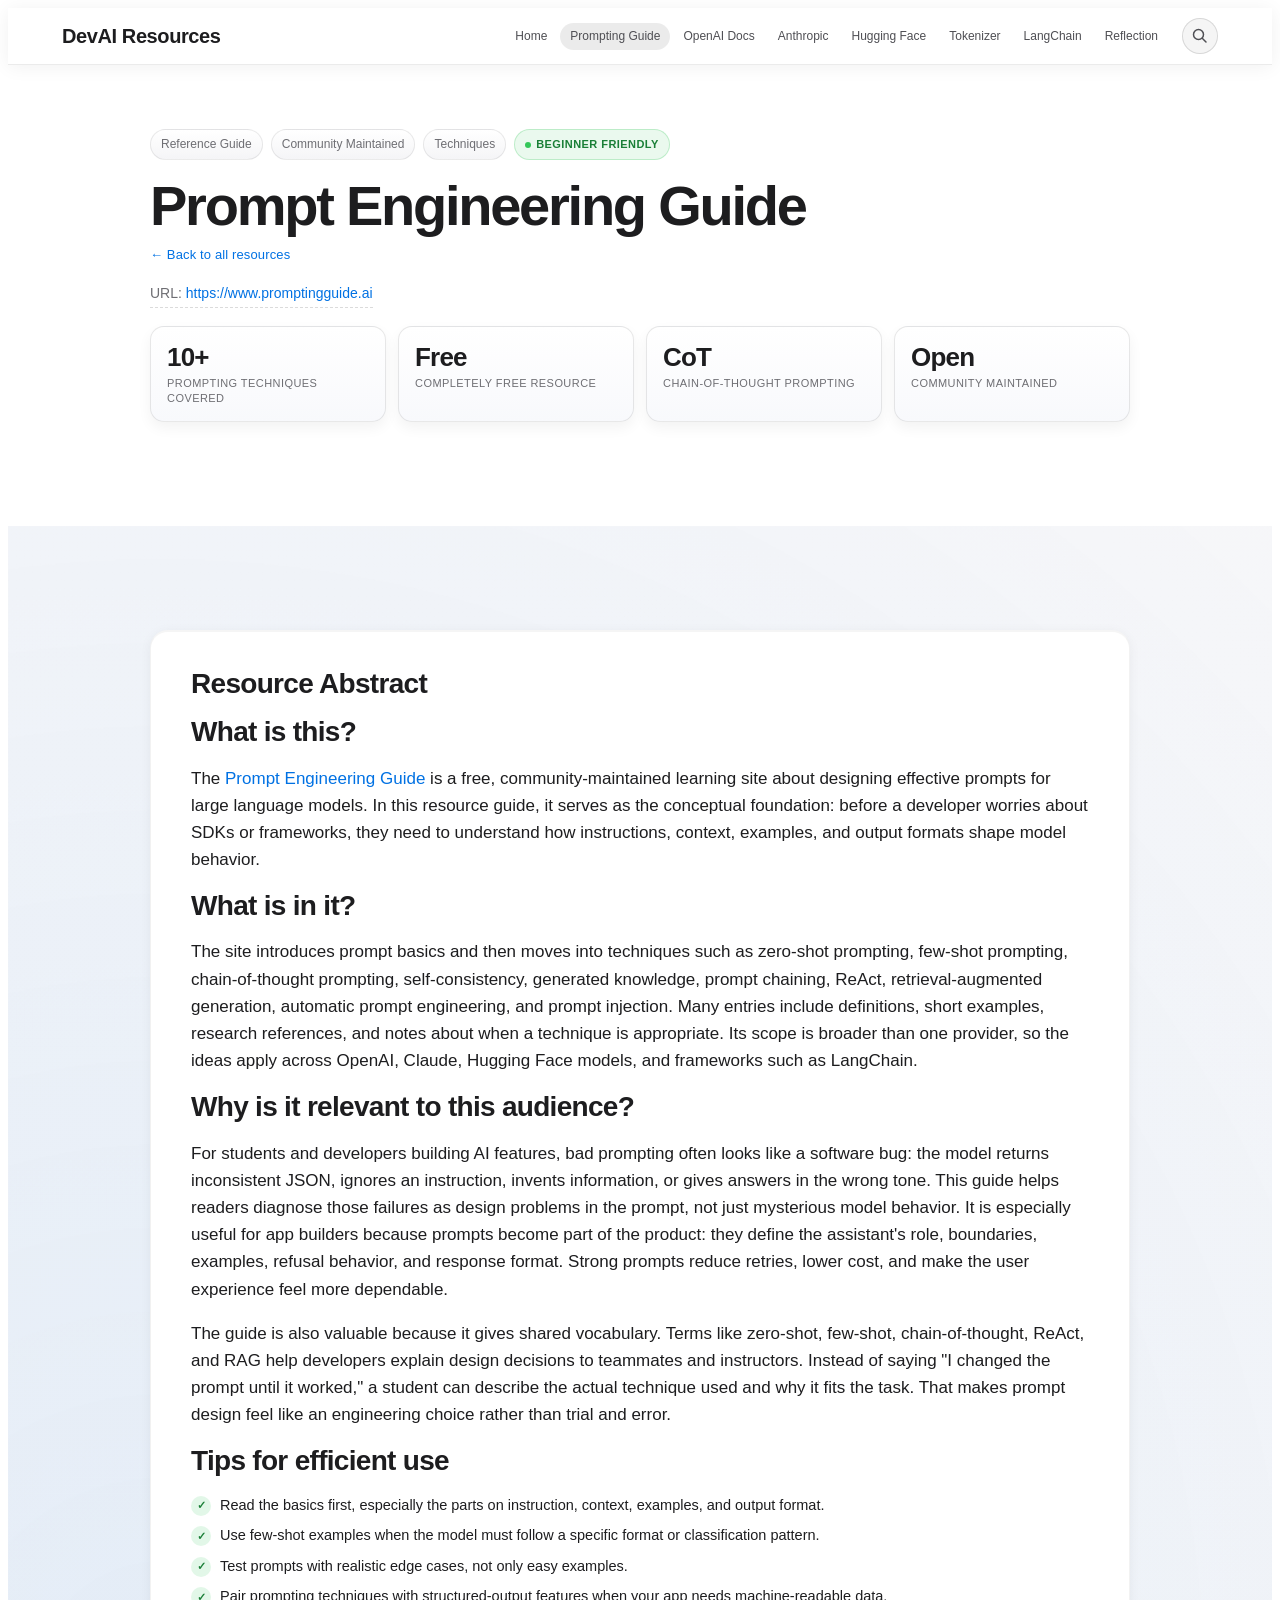
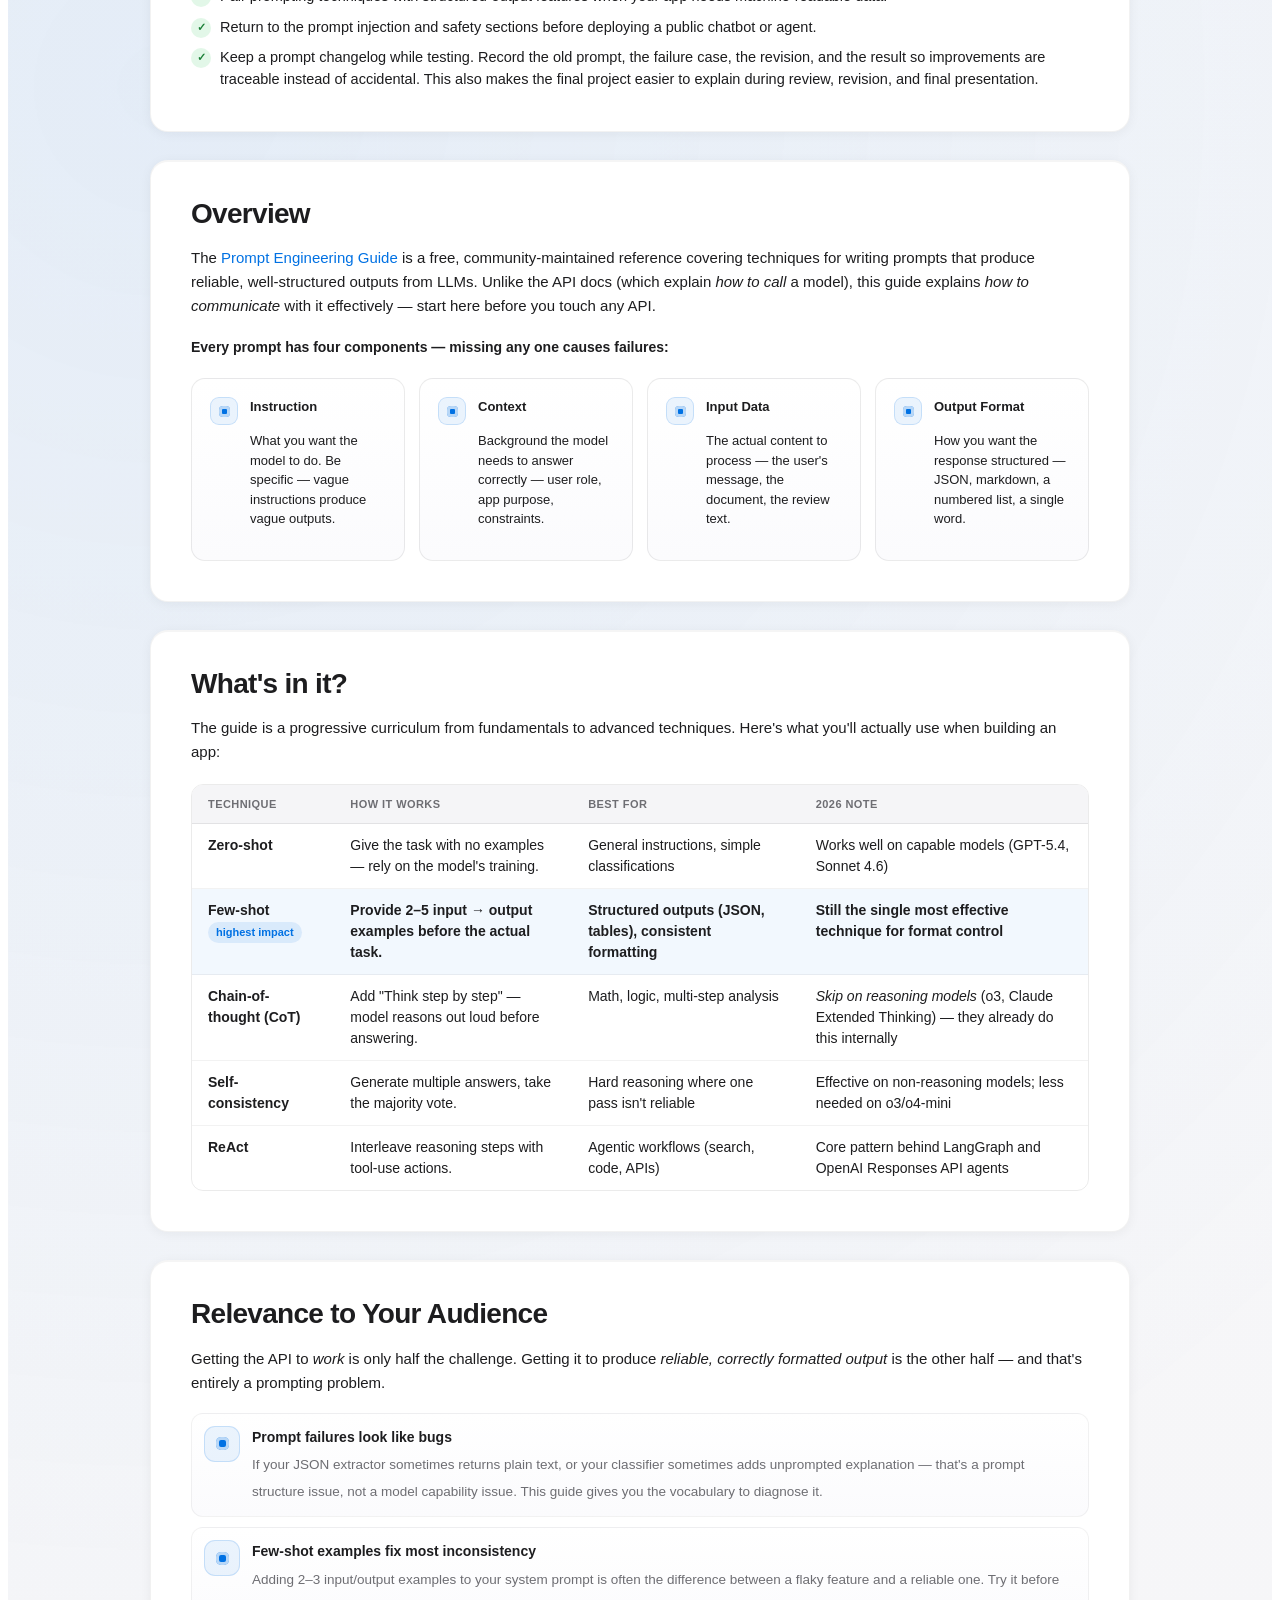
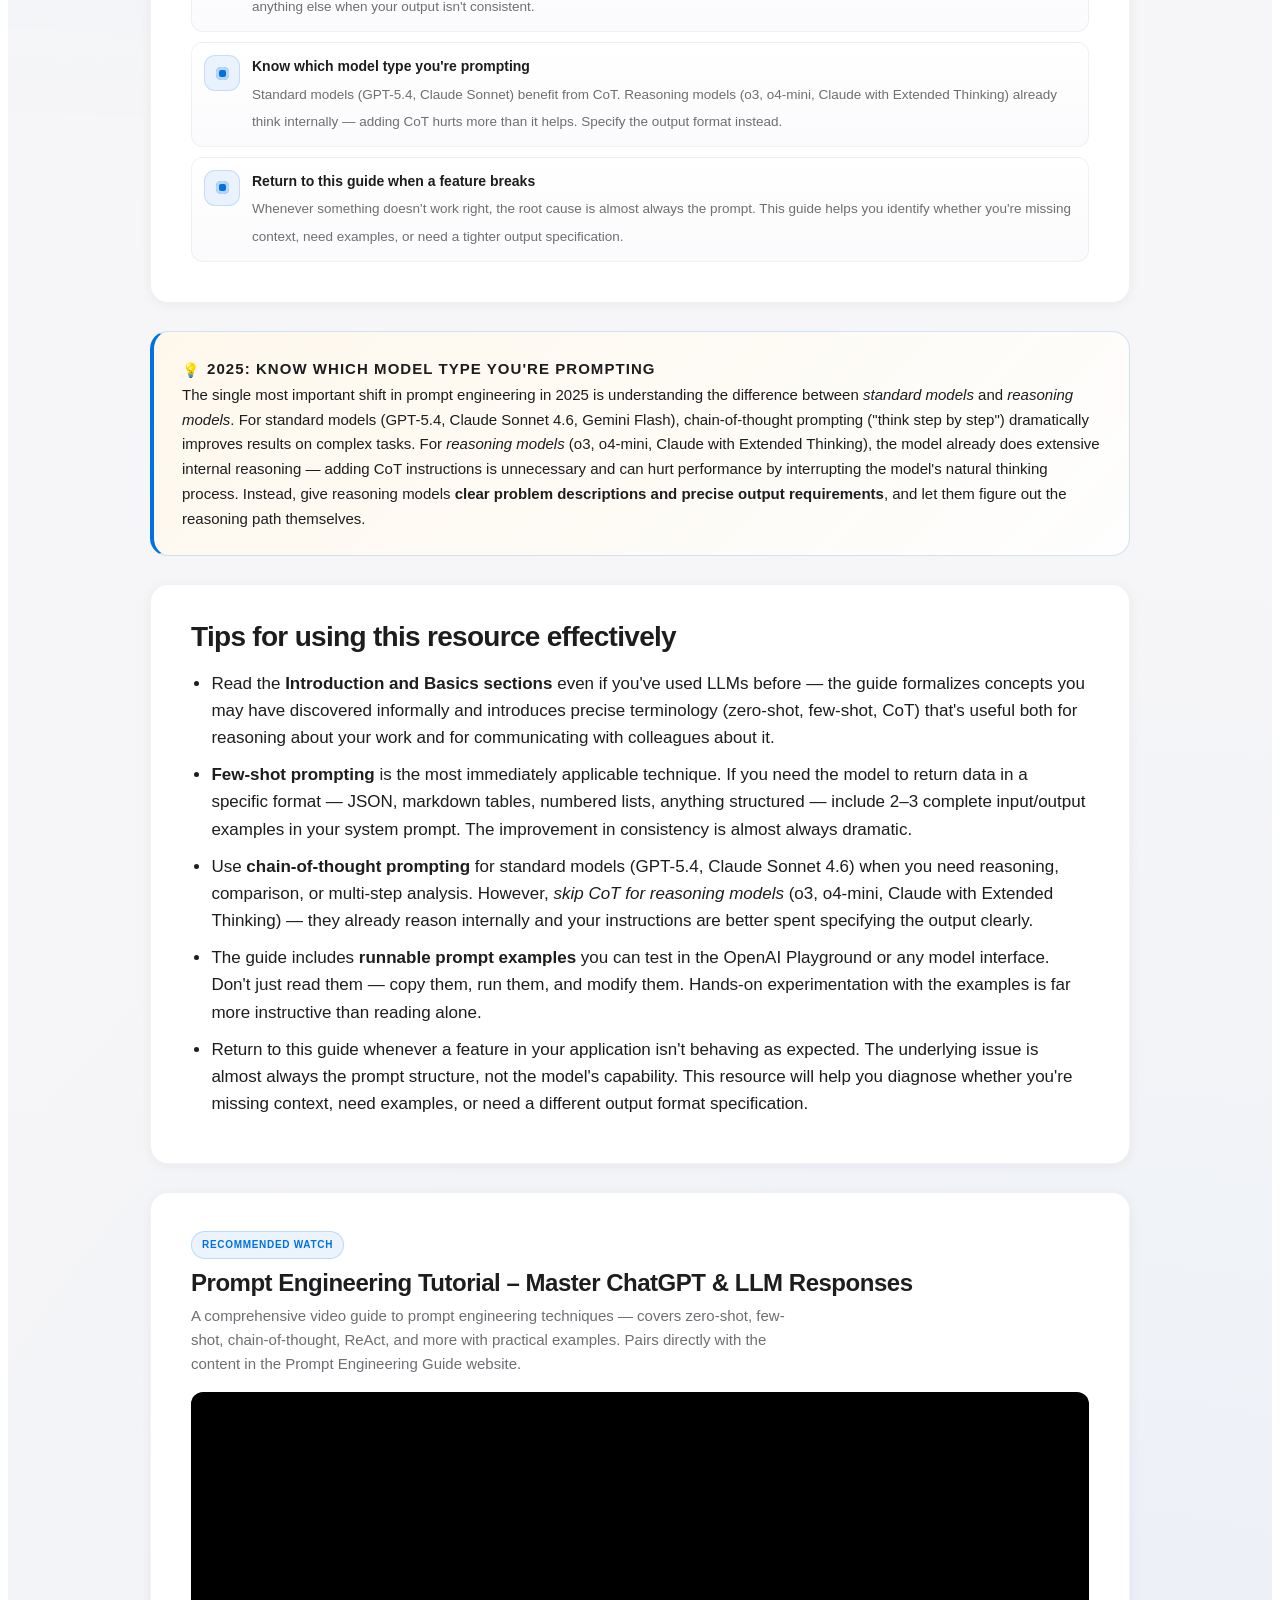
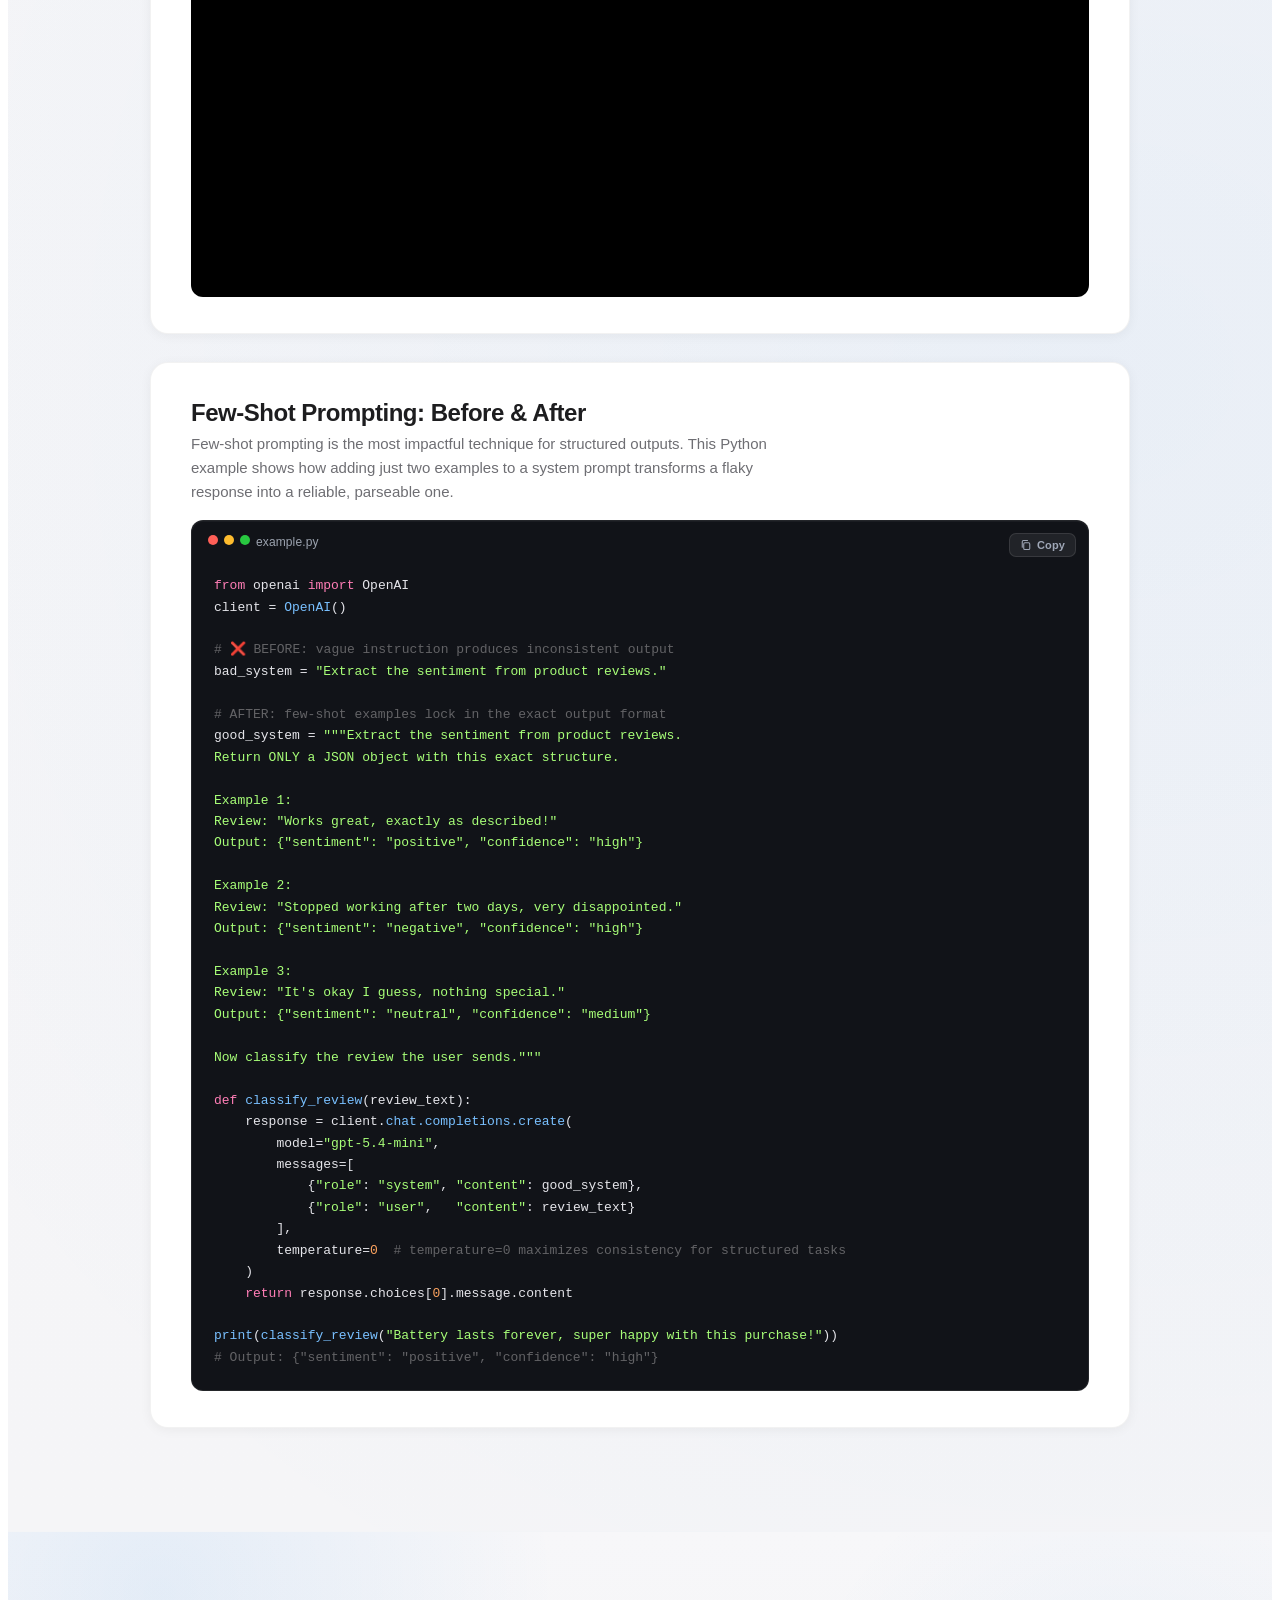
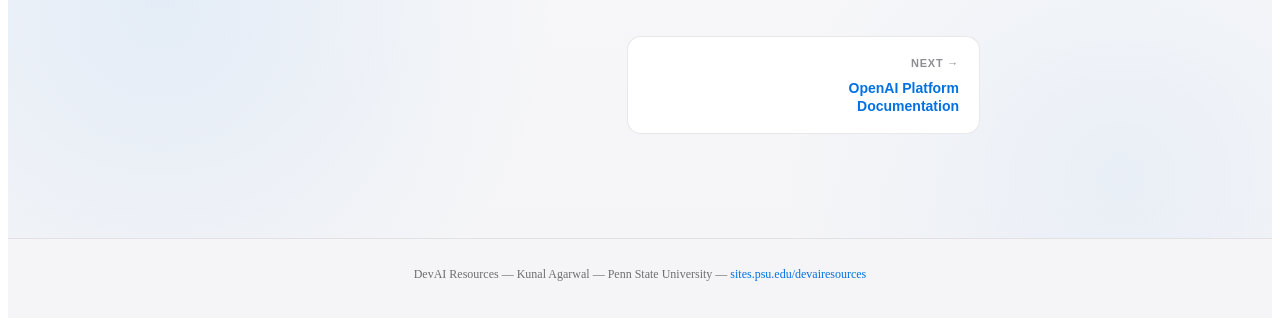
<file: prompting-guide.html>
<!DOCTYPE html>
<html lang="en">
<head>
  <meta charset="UTF-8" />
  <meta name="viewport" content="width=device-width, initial-scale=1.0" />
  <title>Prompt Engineering Guide — DevAI Resources</title>
  <link rel="stylesheet" href="style.css" />
</head>
<body>

  <!-- GITHUB PAGES ONLY — do not paste this into WordPress -->
  <header class="devai-header">
    <div class="devai-header__inner">
      <a class="devai-brand" href="index.html">DevAI Resources</a>
      <nav class="devai-nav" aria-label="Primary">
        <ul class="devai-nav__list">
          <li><a href="index.html" class="devai-nav__link">Home</a></li>
          <li><a href="prompting-guide.html" class="devai-nav__link is-current">Prompting Guide</a></li>
          <li><a href="openai-docs.html" class="devai-nav__link">OpenAI Docs</a></li>
          <li><a href="anthropic.html" class="devai-nav__link">Anthropic</a></li>
          <li><a href="huggingface.html" class="devai-nav__link">Hugging Face</a></li>
          <li><a href="tokenizer.html" class="devai-nav__link">Tokenizer</a></li>
          <li><a href="langchain.html" class="devai-nav__link">LangChain</a></li>
          <li><a href="reflection.html" class="devai-nav__link">Reflection</a></li>
        </ul>
        <div class="devai-search" id="devaiSearch">
          <button class="devai-search__btn" id="devaiSearchToggle" aria-label="Search" aria-expanded="false">
            <svg width="16" height="16" viewBox="0 0 16 16" fill="none" xmlns="http://www.w3.org/2000/svg">
              <circle cx="6.5" cy="6.5" r="5" stroke="currentColor" stroke-width="1.5"/>
              <path d="M10.5 10.5L14 14" stroke="currentColor" stroke-width="1.5" stroke-linecap="round"/>
            </svg>
            <span class="devai-search__shortcut">&#8984;K</span>
          </button>
          <div class="devai-search__popover" id="devaiSearchPopover">
            <input
              type="text"
              class="devai-search__input"
              id="devaiSearchInput"
              placeholder="Search resources&#8230;"
              autocomplete="off"
              spellcheck="false"
            />
            <div class="devai-search__results" id="devaiSearchResults"></div>
          </div>
        </div>
      </nav>
    </div>
  </header>

  <main class="page-main">

    <!-- Lede / hero -->
    <section class="band band--white band--tight-top">
      <div class="layout-constrain">
        <div class="resource-lede">
          <div class="resource-lede__tags">
            <span class="resource-lede__tag">Reference Guide</span>
            <span class="resource-lede__tag">Community Maintained</span>
            <span class="resource-lede__tag">Techniques</span>
            <span class="devai-difficulty devai-difficulty--beginner"><span class="devai-difficulty__dot"></span>Beginner Friendly</span>
          </div>
          <h1 class="resource-lede__title">Prompt Engineering Guide</h1>
          <p class="resource-lede__back"><a href="index.html">&larr; Back to all resources</a></p>
          <p class="resource-lede__url">URL: <a href="https://www.promptingguide.ai" target="_blank">https://www.promptingguide.ai</a></p>
          <div class="devai-stats">
            <div class="devai-stat">
              <p class="devai-stat__value">10+</p>
              <p class="devai-stat__label">Prompting techniques covered</p>
            </div>
            <div class="devai-stat">
              <p class="devai-stat__value">Free</p>
              <p class="devai-stat__label">Completely free resource</p>
            </div>
            <div class="devai-stat">
              <p class="devai-stat__value">CoT</p>
              <p class="devai-stat__label">Chain-of-thought prompting</p>
            </div>
            <div class="devai-stat">
              <p class="devai-stat__value">Open</p>
              <p class="devai-stat__label">Community maintained</p>
            </div>
          </div>
        </div>
      </div>
    </section>

    <!-- Abstract sections -->
    <section class="band band--tint">
      <div class="layout-constrain">
        <div class="article-stack">

          <div class="feature-panel assignment-abstract">
            <h2 class="feature-panel__title">Resource Abstract</h2>

            <h3 class="feature-panel__title">What is this?</h3>
            <p>The <a href="https://www.promptingguide.ai" target="_blank">Prompt Engineering Guide</a> is a free, community-maintained learning site about designing effective prompts for large language models. In this resource guide, it serves as the conceptual foundation: before a developer worries about SDKs or frameworks, they need to understand how instructions, context, examples, and output formats shape model behavior.</p>

            <h3 class="feature-panel__title">What is in it?</h3>
            <p>The site introduces prompt basics and then moves into techniques such as zero-shot prompting, few-shot prompting, chain-of-thought prompting, self-consistency, generated knowledge, prompt chaining, ReAct, retrieval-augmented generation, automatic prompt engineering, and prompt injection. Many entries include definitions, short examples, research references, and notes about when a technique is appropriate. Its scope is broader than one provider, so the ideas apply across OpenAI, Claude, Hugging Face models, and frameworks such as LangChain.</p>

            <h3 class="feature-panel__title">Why is it relevant to this audience?</h3>
            <p>For students and developers building AI features, bad prompting often looks like a software bug: the model returns inconsistent JSON, ignores an instruction, invents information, or gives answers in the wrong tone. This guide helps readers diagnose those failures as design problems in the prompt, not just mysterious model behavior. It is especially useful for app builders because prompts become part of the product: they define the assistant's role, boundaries, examples, refusal behavior, and response format. Strong prompts reduce retries, lower cost, and make the user experience feel more dependable.</p>
            <p>The guide is also valuable because it gives shared vocabulary. Terms like zero-shot, few-shot, chain-of-thought, ReAct, and RAG help developers explain design decisions to teammates and instructors. Instead of saying "I changed the prompt until it worked," a student can describe the actual technique used and why it fits the task. That makes prompt design feel like an engineering choice rather than trial and error.</p>

            <h3 class="feature-panel__title">Tips for efficient use</h3>
            <ul class="devai-check-list">
              <li>Read the basics first, especially the parts on instruction, context, examples, and output format.</li>
              <li>Use few-shot examples when the model must follow a specific format or classification pattern.</li>
              <li>Test prompts with realistic edge cases, not only easy examples.</li>
              <li>Pair prompting techniques with structured-output features when your app needs machine-readable data.</li>
              <li>Return to the prompt injection and safety sections before deploying a public chatbot or agent.</li>
              <li>Keep a prompt changelog while testing. Record the old prompt, the failure case, the revision, and the result so improvements are traceable instead of accidental. This also makes the final project easier to explain during review, revision, and final presentation.</li>
            </ul>
          </div>

          <!-- Overview -->
          <div class="feature-panel">
            <h3 class="feature-panel__title">Overview</h3>
            <p class="devai-section-lead">The <a href="https://www.promptingguide.ai" target="_blank">Prompt Engineering Guide</a> is a free, community-maintained reference covering techniques for writing prompts that produce reliable, well-structured outputs from LLMs. Unlike the API docs (which explain <em>how to call</em> a model), this guide explains <em>how to communicate</em> with it effectively — start here before you touch any API.</p>

            <p style="font-size:14px;font-weight:600;margin:18px 0 10px;color:var(--devai-text)">Every prompt has four components — missing any one causes failures:</p>
            <div class="devai-summary-grid">
              <div class="devai-summary-card">
                <span class="devai-summary-card__icon">📌</span>
                <p class="devai-summary-card__title">Instruction</p>
                <p class="devai-summary-card__text">What you want the model to do. Be specific — vague instructions produce vague outputs.</p>
              </div>
              <div class="devai-summary-card">
                <span class="devai-summary-card__icon">🗂️</span>
                <p class="devai-summary-card__title">Context</p>
                <p class="devai-summary-card__text">Background the model needs to answer correctly — user role, app purpose, constraints.</p>
              </div>
              <div class="devai-summary-card">
                <span class="devai-summary-card__icon">📄</span>
                <p class="devai-summary-card__title">Input Data</p>
                <p class="devai-summary-card__text">The actual content to process — the user's message, the document, the review text.</p>
              </div>
              <div class="devai-summary-card">
                <span class="devai-summary-card__icon">📐</span>
                <p class="devai-summary-card__title">Output Format</p>
                <p class="devai-summary-card__text">How you want the response structured — JSON, markdown, a numbered list, a single word.</p>
              </div>
            </div>
          </div>

          <!-- What's in it? -->
          <div class="feature-panel">
            <h3 class="feature-panel__title">What's in it?</h3>
            <p class="devai-section-lead">The guide is a progressive curriculum from fundamentals to advanced techniques. Here's what you'll actually use when building an app:</p>

            <div class="devai-table-wrap">
              <table class="devai-table">
                <thead>
                  <tr><th>Technique</th><th>How it works</th><th>Best for</th><th>2026 note</th></tr>
                </thead>
                <tbody>
                  <tr>
                    <td><strong>Zero-shot</strong></td>
                    <td>Give the task with no examples — rely on the model's training.</td>
                    <td>General instructions, simple classifications</td>
                    <td>Works well on capable models (GPT-5.4, Sonnet 4.6)</td>
                  </tr>
                  <tr class="devai-table__highlight">
                    <td><strong>Few-shot</strong> <span class="devai-badge">highest impact</span></td>
                    <td>Provide 2–5 input → output examples before the actual task.</td>
                    <td>Structured outputs (JSON, tables), consistent formatting</td>
                    <td>Still the single most effective technique for format control</td>
                  </tr>
                  <tr>
                    <td><strong>Chain-of-thought (CoT)</strong></td>
                    <td>Add "Think step by step" — model reasons out loud before answering.</td>
                    <td>Math, logic, multi-step analysis</td>
                    <td><em>Skip on reasoning models</em> (o3, Claude Extended Thinking) — they already do this internally</td>
                  </tr>
                  <tr>
                    <td><strong>Self-consistency</strong></td>
                    <td>Generate multiple answers, take the majority vote.</td>
                    <td>Hard reasoning where one pass isn't reliable</td>
                    <td>Effective on non-reasoning models; less needed on o3/o4-mini</td>
                  </tr>
                  <tr>
                    <td><strong>ReAct</strong></td>
                    <td>Interleave reasoning steps with tool-use actions.</td>
                    <td>Agentic workflows (search, code, APIs)</td>
                    <td>Core pattern behind LangGraph and OpenAI Responses API agents</td>
                  </tr>
                </tbody>
              </table>
            </div>
          </div>

          <!-- Relevance -->
          <div class="feature-panel">
            <h3 class="feature-panel__title">Relevance to Your Audience</h3>
            <p class="devai-section-lead">Getting the API to <em>work</em> is only half the challenge. Getting it to produce <em>reliable, correctly formatted output</em> is the other half — and that's entirely a prompting problem.</p>

            <ul class="devai-icon-list">
              <li>
                <span class="devai-icon-list__icon">🐛</span>
                <div class="devai-icon-list__body">
                  <strong>Prompt failures look like bugs</strong>
                  <span>If your JSON extractor sometimes returns plain text, or your classifier sometimes adds unprompted explanation — that's a prompt structure issue, not a model capability issue. This guide gives you the vocabulary to diagnose it.</span>
                </div>
              </li>
              <li>
                <span class="devai-icon-list__icon">✨</span>
                <div class="devai-icon-list__body">
                  <strong>Few-shot examples fix most inconsistency</strong>
                  <span>Adding 2–3 input/output examples to your system prompt is often the difference between a flaky feature and a reliable one. Try it before anything else when your output isn't consistent.</span>
                </div>
              </li>
              <li>
                <span class="devai-icon-list__icon">🧮</span>
                <div class="devai-icon-list__body">
                  <strong>Know which model type you're prompting</strong>
                  <span>Standard models (GPT-5.4, Claude Sonnet) benefit from CoT. Reasoning models (o3, o4-mini, Claude with Extended Thinking) already think internally — adding CoT hurts more than it helps. Specify the output format instead.</span>
                </div>
              </li>
              <li>
                <span class="devai-icon-list__icon">🔄</span>
                <div class="devai-icon-list__body">
                  <strong>Return to this guide when a feature breaks</strong>
                  <span>Whenever something doesn't work right, the root cause is almost always the prompt. This guide helps you identify whether you're missing context, need examples, or need a tighter output specification.</span>
                </div>
              </li>
            </ul>
          </div>

          <!-- Callout -->
          <div class="devai-callout">
            <p class="devai-callout__label">2025: Know which model type you're prompting</p>
            <p>The single most important shift in prompt engineering in 2025 is understanding the difference between <em>standard models</em> and <em>reasoning models</em>. For standard models (GPT-5.4, Claude Sonnet 4.6, Gemini Flash), chain-of-thought prompting ("think step by step") dramatically improves results on complex tasks. For <em>reasoning models</em> (o3, o4-mini, Claude with Extended Thinking), the model already does extensive internal reasoning — adding CoT instructions is unnecessary and can hurt performance by interrupting the model's natural thinking process. Instead, give reasoning models <strong>clear problem descriptions and precise output requirements</strong>, and let them figure out the reasoning path themselves.</p>
          </div>

          <!-- Tips -->
          <aside class="tips-panel">
            <h3 class="tips-panel__title">Tips for using this resource effectively</h3>
            <ul>
              <li>Read the <strong>Introduction and Basics sections</strong> even if you've used LLMs before — the guide formalizes concepts you may have discovered informally and introduces precise terminology (zero-shot, few-shot, CoT) that's useful both for reasoning about your work and for communicating with colleagues about it.</li>
              <li><strong>Few-shot prompting</strong> is the most immediately applicable technique. If you need the model to return data in a specific format — JSON, markdown tables, numbered lists, anything structured — include 2–3 complete input/output examples in your system prompt. The improvement in consistency is almost always dramatic.</li>
              <li>Use <strong>chain-of-thought prompting</strong> for standard models (GPT-5.4, Claude Sonnet 4.6) when you need reasoning, comparison, or multi-step analysis. However, <em>skip CoT for reasoning models</em> (o3, o4-mini, Claude with Extended Thinking) — they already reason internally and your instructions are better spent specifying the output clearly.</li>
              <li>The guide includes <strong>runnable prompt examples</strong> you can test in the OpenAI Playground or any model interface. Don't just read them — copy them, run them, and modify them. Hands-on experimentation with the examples is far more instructive than reading alone.</li>
              <li>Return to this guide whenever a feature in your application isn't behaving as expected. The underlying issue is almost always the prompt structure, not the model's capability. This resource will help you diagnose whether you're missing context, need examples, or need a different output format specification.</li>
            </ul>
          </aside>

          <!-- Video embed -->
          <div class="devai-video-panel">
            <p class="devai-video-panel__label">Recommended Watch</p>
            <h3 class="devai-video-panel__title">Prompt Engineering Tutorial – Master ChatGPT &amp; LLM Responses</h3>
            <p class="devai-video-panel__desc">A comprehensive video guide to prompt engineering techniques — covers zero-shot, few-shot, chain-of-thought, ReAct, and more with practical examples. Pairs directly with the content in the Prompt Engineering Guide website.</p>
            <div class="devai-video-wrap">
              <iframe
                src="https://www.youtube.com/embed/_ZvnD73m40o"
                title="Prompt Engineering Tutorial"
                allow="accelerometer; autoplay; clipboard-write; encrypted-media; gyroscope; picture-in-picture"
                allowfullscreen>
              </iframe>
            </div>
          </div>

          <!-- Code example: showing a few-shot prompt structure -->
          <div class="devai-code-panel">
            <h3 class="devai-code-panel__title">Few-Shot Prompting: Before &amp; After</h3>
            <p class="devai-code-panel__desc">Few-shot prompting is the most impactful technique for structured outputs. This Python example shows how adding just two examples to a system prompt transforms a flaky response into a reliable, parseable one.</p>
            <div class="devai-code-block">
              <code><span class="dk">from</span> <span class="dp">openai</span> <span class="dk">import</span> <span class="dp">OpenAI</span>
<span class="dp">client</span> = <span class="df">OpenAI</span>()

<span class="dc"># ❌ BEFORE: vague instruction produces inconsistent output</span>
<span class="dp">bad_system</span> = <span class="ds">"Extract the sentiment from product reviews."</span>

<span class="dc"># AFTER: few-shot examples lock in the exact output format</span>
<span class="dp">good_system</span> = <span class="ds">"""Extract the sentiment from product reviews.
Return ONLY a JSON object with this exact structure.

Example 1:
Review: "Works great, exactly as described!"
Output: {"sentiment": "positive", "confidence": "high"}

Example 2:
Review: "Stopped working after two days, very disappointed."
Output: {"sentiment": "negative", "confidence": "high"}

Example 3:
Review: "It's okay I guess, nothing special."
Output: {"sentiment": "neutral", "confidence": "medium"}

Now classify the review the user sends."""</span>

<span class="dk">def</span> <span class="df">classify_review</span>(<span class="dp">review_text</span>):
    <span class="dp">response</span> = <span class="dp">client</span>.<span class="df">chat.completions.create</span>(
        model=<span class="ds">"gpt-5.4-mini"</span>,
        messages=[
            {<span class="ds">"role"</span>: <span class="ds">"system"</span>, <span class="ds">"content"</span>: <span class="dp">good_system</span>},
            {<span class="ds">"role"</span>: <span class="ds">"user"</span>,   <span class="ds">"content"</span>: <span class="dp">review_text</span>}
        ],
        temperature=<span class="dn">0</span>  <span class="dc"># temperature=0 maximizes consistency for structured tasks</span>
    )
    <span class="dk">return</span> <span class="dp">response</span>.<span class="dp">choices</span>[<span class="dn">0</span>].<span class="dp">message</span>.<span class="dp">content</span>

<span class="df">print</span>(<span class="df">classify_review</span>(<span class="ds">"Battery lasts forever, super happy with this purchase!"</span>))
<span class="dc"># Output: {"sentiment": "positive", "confidence": "high"}</span></code>
            </div>
          </div>

        </div>
      </div>
    </section>
  

  <!-- Resource prev/next navigation -->
  <section class="band band--tint">
    <div class="layout-constrain">
      <div class="resource-nav">
        <span class="resource-nav__spacer"></span>
        <a href="openai-docs.html" class="resource-nav__btn resource-nav__btn--next"><span class="resource-nav__label">Next &#8594;</span><span class="resource-nav__title">OpenAI Platform Documentation</span></a>
      </div>
    </div>
  </section>
</main>

  <footer class="devai-footer">
    <div class="devai-footer__inner">
      <p>DevAI Resources &mdash; Kunal Agarwal &mdash; Penn State University &mdash; <a href="https://sites.psu.edu/devairesources">sites.psu.edu/devairesources</a></p>
    </div>
  </footer>

  <script src="search.js"></script>
  <script src="ui.js"></script>
</body>
</html>
</file>
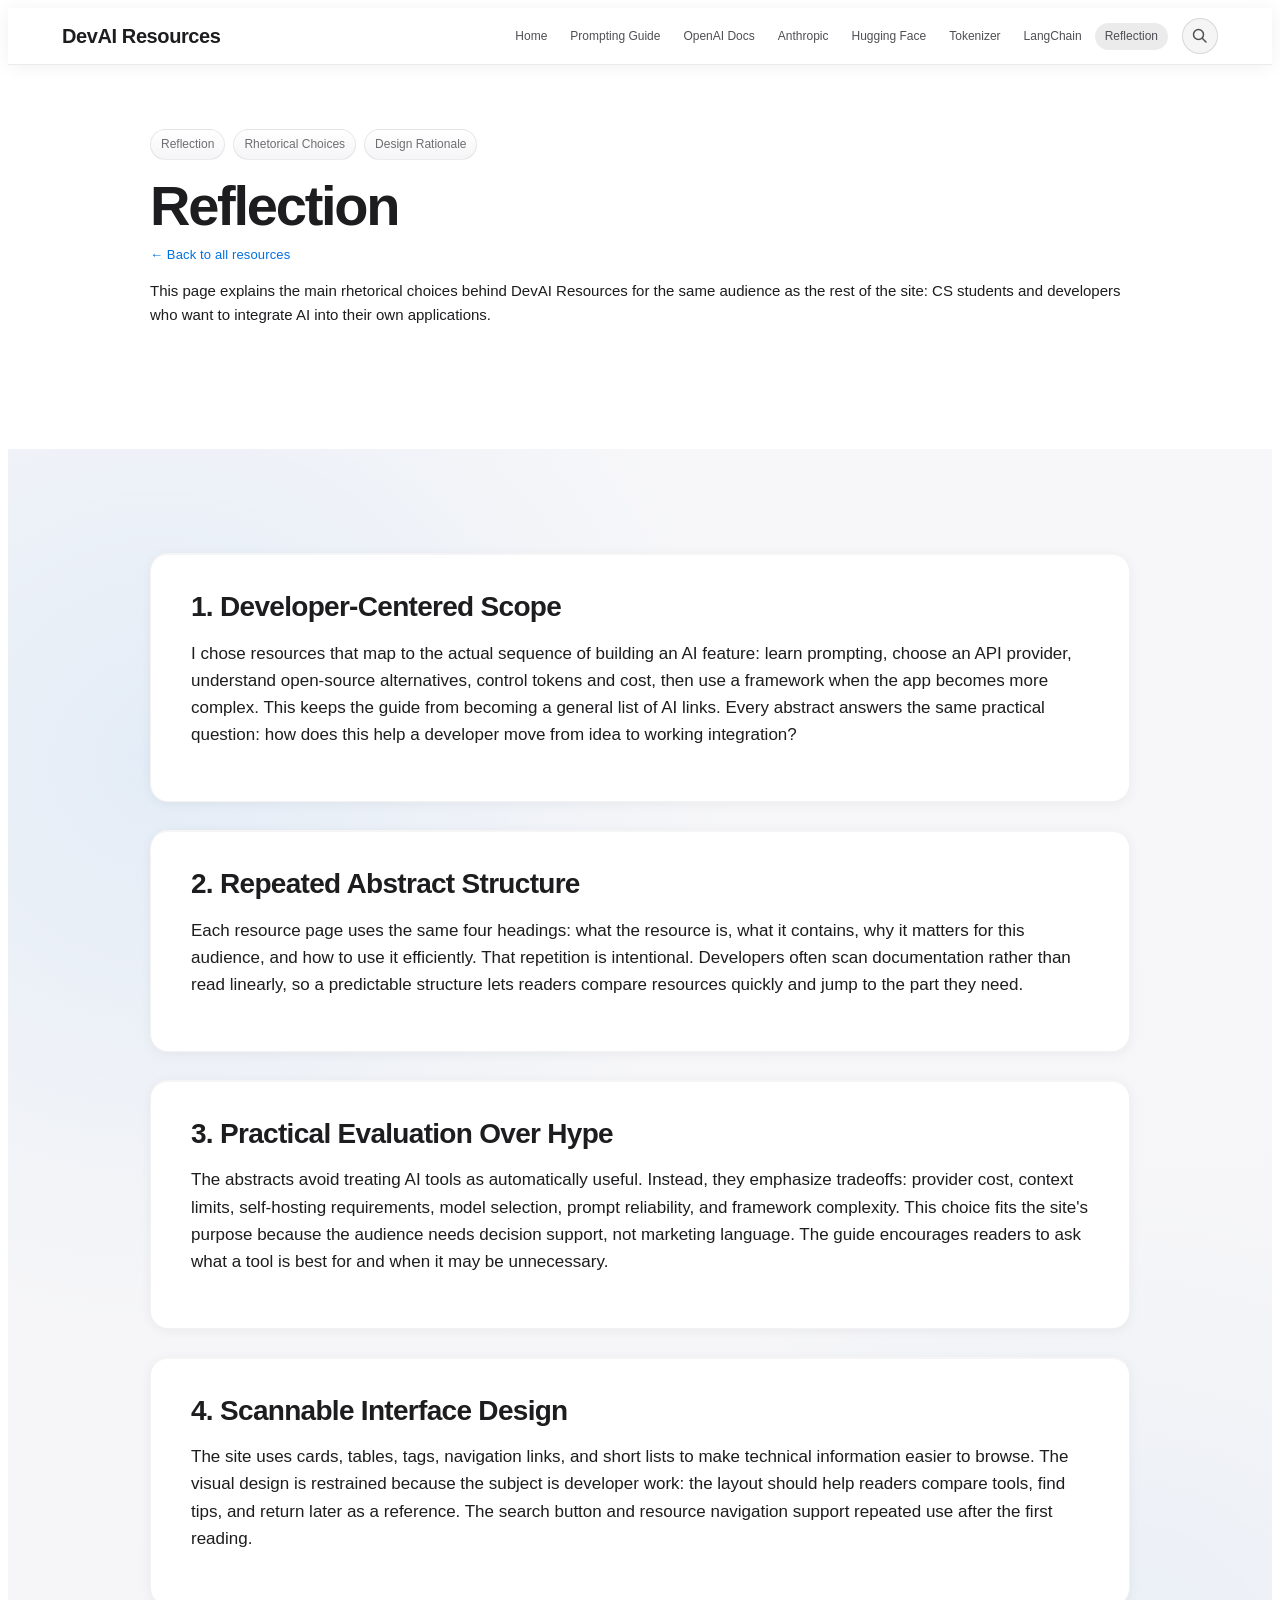
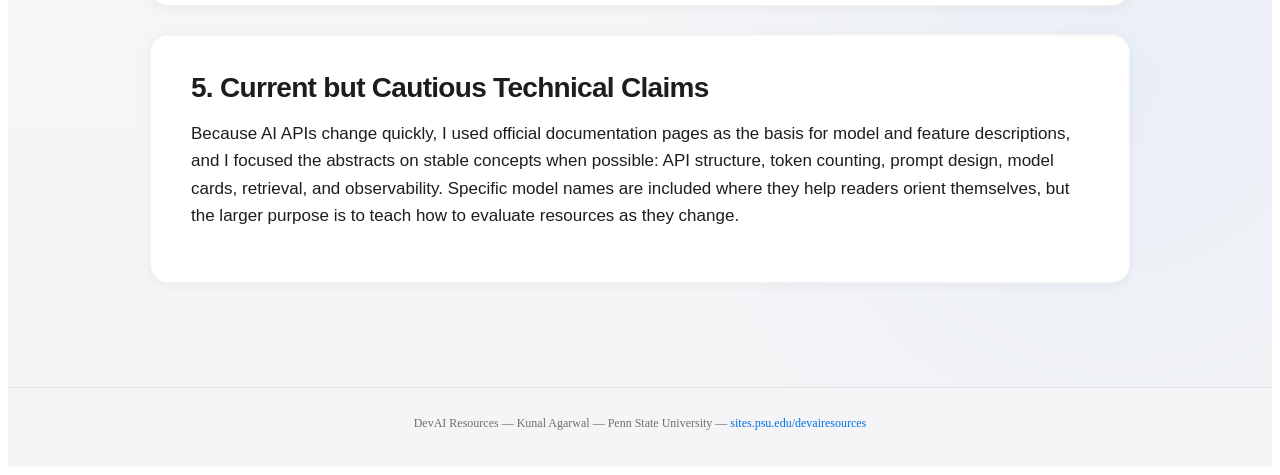
<file: reflection.html>
<!DOCTYPE html>
<html lang="en">
<head>
  <meta charset="UTF-8" />
  <meta name="viewport" content="width=device-width, initial-scale=1.0" />
  <title>Reflection — DevAI Resources</title>
  <link rel="stylesheet" href="style.css" />
</head>
<body>

  <!-- GITHUB PAGES ONLY — do not paste this into WordPress -->
  <header class="devai-header">
    <div class="devai-header__inner">
      <a class="devai-brand" href="index.html">DevAI Resources</a>
      <nav class="devai-nav" aria-label="Primary">
        <ul class="devai-nav__list">
          <li><a href="index.html" class="devai-nav__link">Home</a></li>
          <li><a href="prompting-guide.html" class="devai-nav__link">Prompting Guide</a></li>
          <li><a href="openai-docs.html" class="devai-nav__link">OpenAI Docs</a></li>
          <li><a href="anthropic.html" class="devai-nav__link">Anthropic</a></li>
          <li><a href="huggingface.html" class="devai-nav__link">Hugging Face</a></li>
          <li><a href="tokenizer.html" class="devai-nav__link">Tokenizer</a></li>
          <li><a href="langchain.html" class="devai-nav__link">LangChain</a></li>
          <li><a href="reflection.html" class="devai-nav__link is-current">Reflection</a></li>
        </ul>
        <div class="devai-search" id="devaiSearch">
          <button class="devai-search__btn" id="devaiSearchToggle" aria-label="Search" aria-expanded="false">
            <svg width="16" height="16" viewBox="0 0 16 16" fill="none" xmlns="http://www.w3.org/2000/svg">
              <circle cx="6.5" cy="6.5" r="5" stroke="currentColor" stroke-width="1.5"/>
              <path d="M10.5 10.5L14 14" stroke="currentColor" stroke-width="1.5" stroke-linecap="round"/>
            </svg>
            <span class="devai-search__shortcut">&#8984;K</span>
          </button>
          <div class="devai-search__popover" id="devaiSearchPopover">
            <input
              type="text"
              class="devai-search__input"
              id="devaiSearchInput"
              placeholder="Search resources&#8230;"
              autocomplete="off"
              spellcheck="false"
            />
            <div class="devai-search__results" id="devaiSearchResults"></div>
          </div>
        </div>
      </nav>
    </div>
  </header>

  <main class="page-main">
    <section class="band band--white band--tight-top">
      <div class="layout-constrain">
        <div class="resource-lede">
          <div class="resource-lede__tags">
            <span class="resource-lede__tag">Reflection</span>
            <span class="resource-lede__tag">Rhetorical Choices</span>
            <span class="resource-lede__tag">Design Rationale</span>
          </div>
          <h1 class="resource-lede__title">Reflection</h1>
          <p class="resource-lede__back"><a href="index.html">&larr; Back to all resources</a></p>
          <p class="devai-section-lead">This page explains the main rhetorical choices behind DevAI Resources for the same audience as the rest of the site: CS students and developers who want to integrate AI into their own applications.</p>
        </div>
      </div>
    </section>

    <section class="band band--tint">
      <div class="layout-constrain">
        <div class="article-stack">
          <div class="feature-panel">
            <h2 class="feature-panel__title">1. Developer-Centered Scope</h2>
            <p>I chose resources that map to the actual sequence of building an AI feature: learn prompting, choose an API provider, understand open-source alternatives, control tokens and cost, then use a framework when the app becomes more complex. This keeps the guide from becoming a general list of AI links. Every abstract answers the same practical question: how does this help a developer move from idea to working integration?</p>
          </div>

          <div class="feature-panel">
            <h2 class="feature-panel__title">2. Repeated Abstract Structure</h2>
            <p>Each resource page uses the same four headings: what the resource is, what it contains, why it matters for this audience, and how to use it efficiently. That repetition is intentional. Developers often scan documentation rather than read linearly, so a predictable structure lets readers compare resources quickly and jump to the part they need.</p>
          </div>

          <div class="feature-panel">
            <h2 class="feature-panel__title">3. Practical Evaluation Over Hype</h2>
            <p>The abstracts avoid treating AI tools as automatically useful. Instead, they emphasize tradeoffs: provider cost, context limits, self-hosting requirements, model selection, prompt reliability, and framework complexity. This choice fits the site's purpose because the audience needs decision support, not marketing language. The guide encourages readers to ask what a tool is best for and when it may be unnecessary.</p>
          </div>

          <div class="feature-panel">
            <h2 class="feature-panel__title">4. Scannable Interface Design</h2>
            <p>The site uses cards, tables, tags, navigation links, and short lists to make technical information easier to browse. The visual design is restrained because the subject is developer work: the layout should help readers compare tools, find tips, and return later as a reference. The search button and resource navigation support repeated use after the first reading.</p>
          </div>

          <div class="feature-panel">
            <h2 class="feature-panel__title">5. Current but Cautious Technical Claims</h2>
            <p>Because AI APIs change quickly, I used official documentation pages as the basis for model and feature descriptions, and I focused the abstracts on stable concepts when possible: API structure, token counting, prompt design, model cards, retrieval, and observability. Specific model names are included where they help readers orient themselves, but the larger purpose is to teach how to evaluate resources as they change.</p>
          </div>
        </div>
      </div>
    </section>
  </main>

  <footer class="devai-footer">
    <div class="devai-footer__inner">
      <p>DevAI Resources &mdash; Kunal Agarwal &mdash; Penn State University &mdash; <a href="https://sites.psu.edu/devairesources">sites.psu.edu/devairesources</a></p>
    </div>
  </footer>

  <script src="search.js"></script>
  <script src="ui.js"></script>
</body>
</html>
</file>
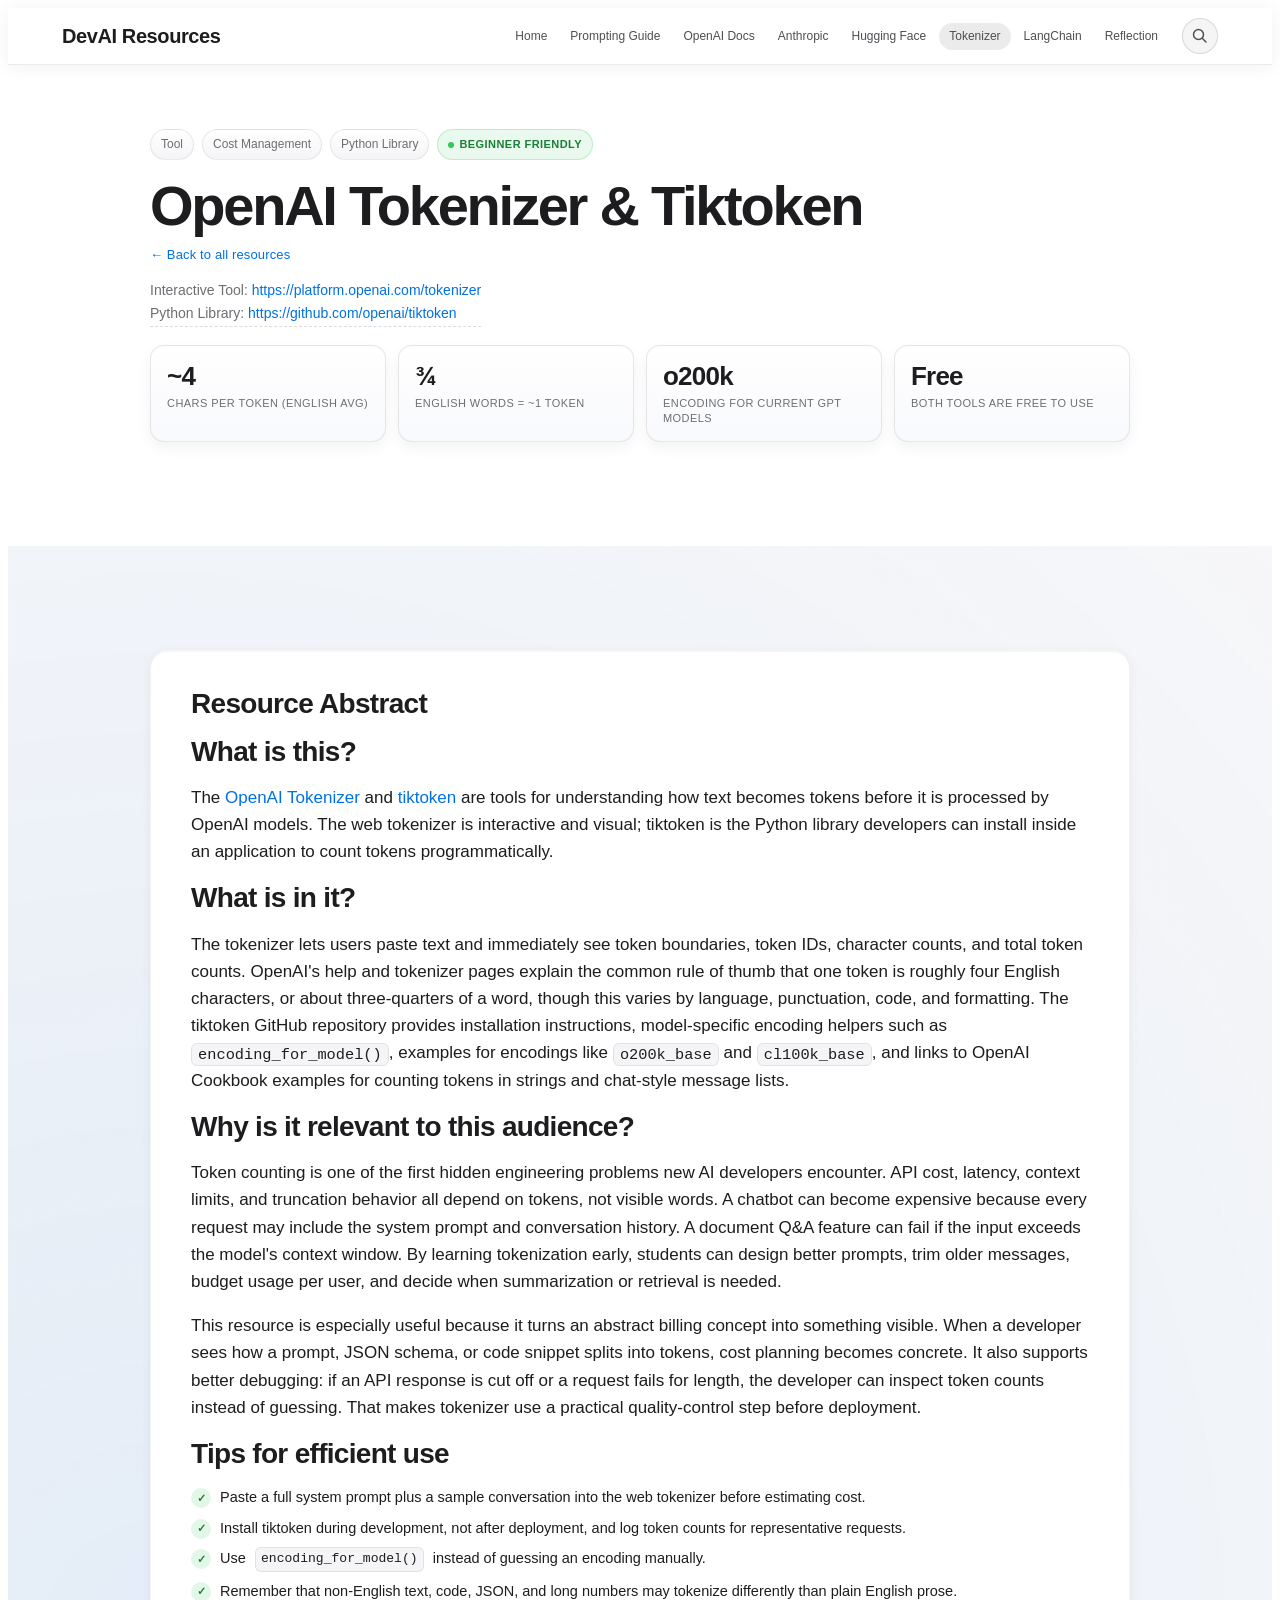
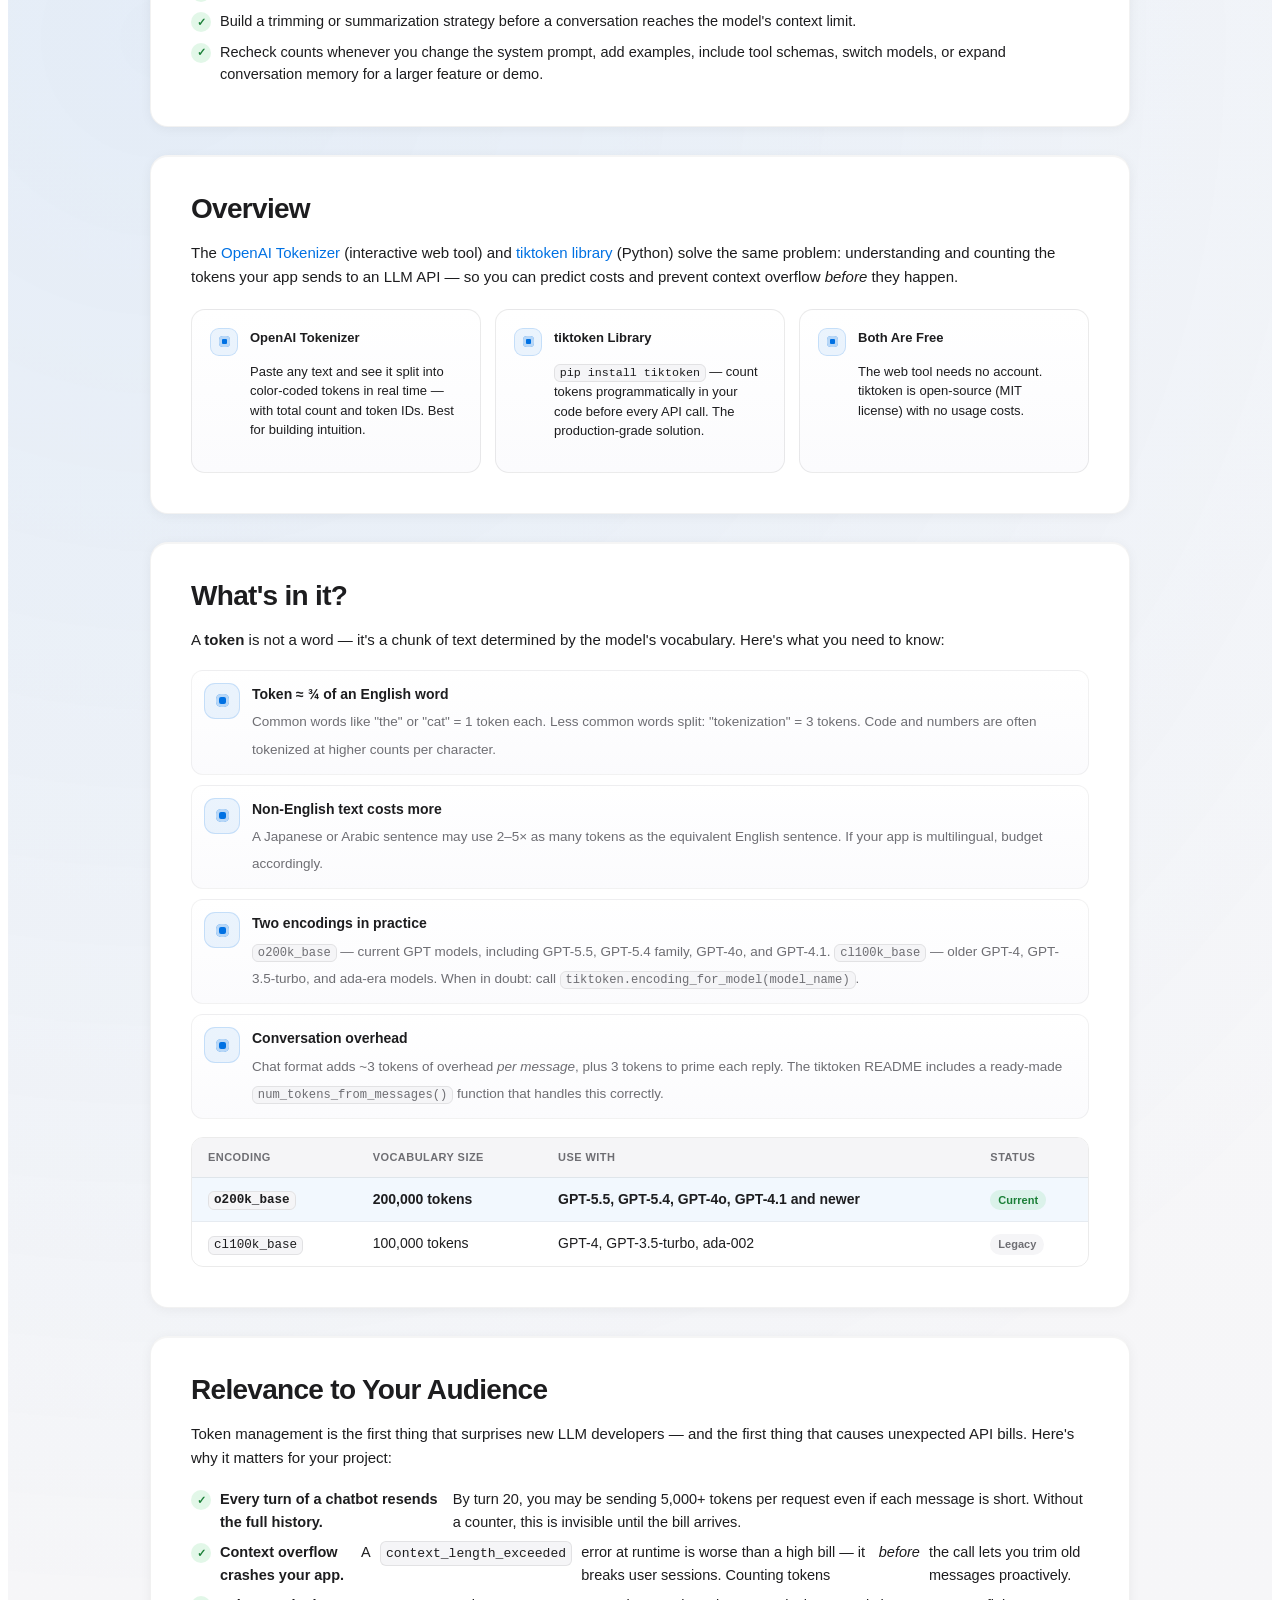
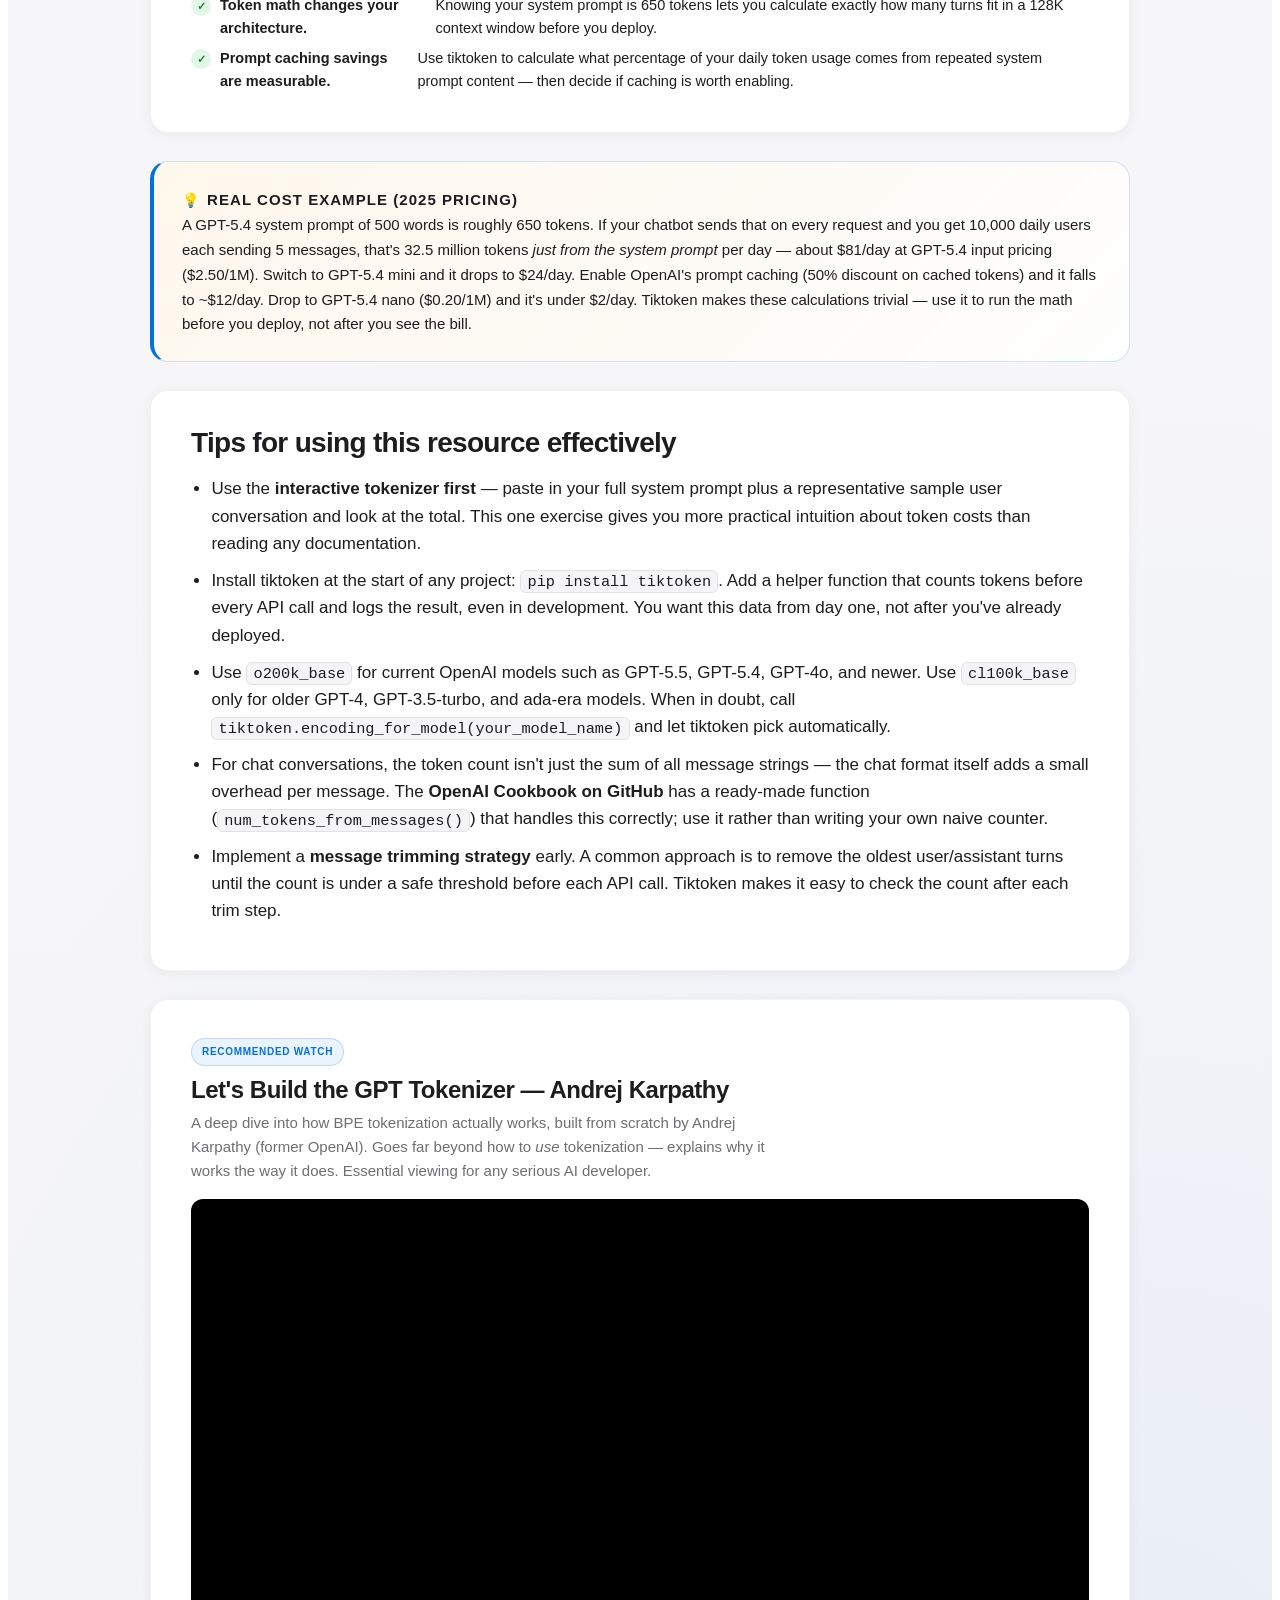
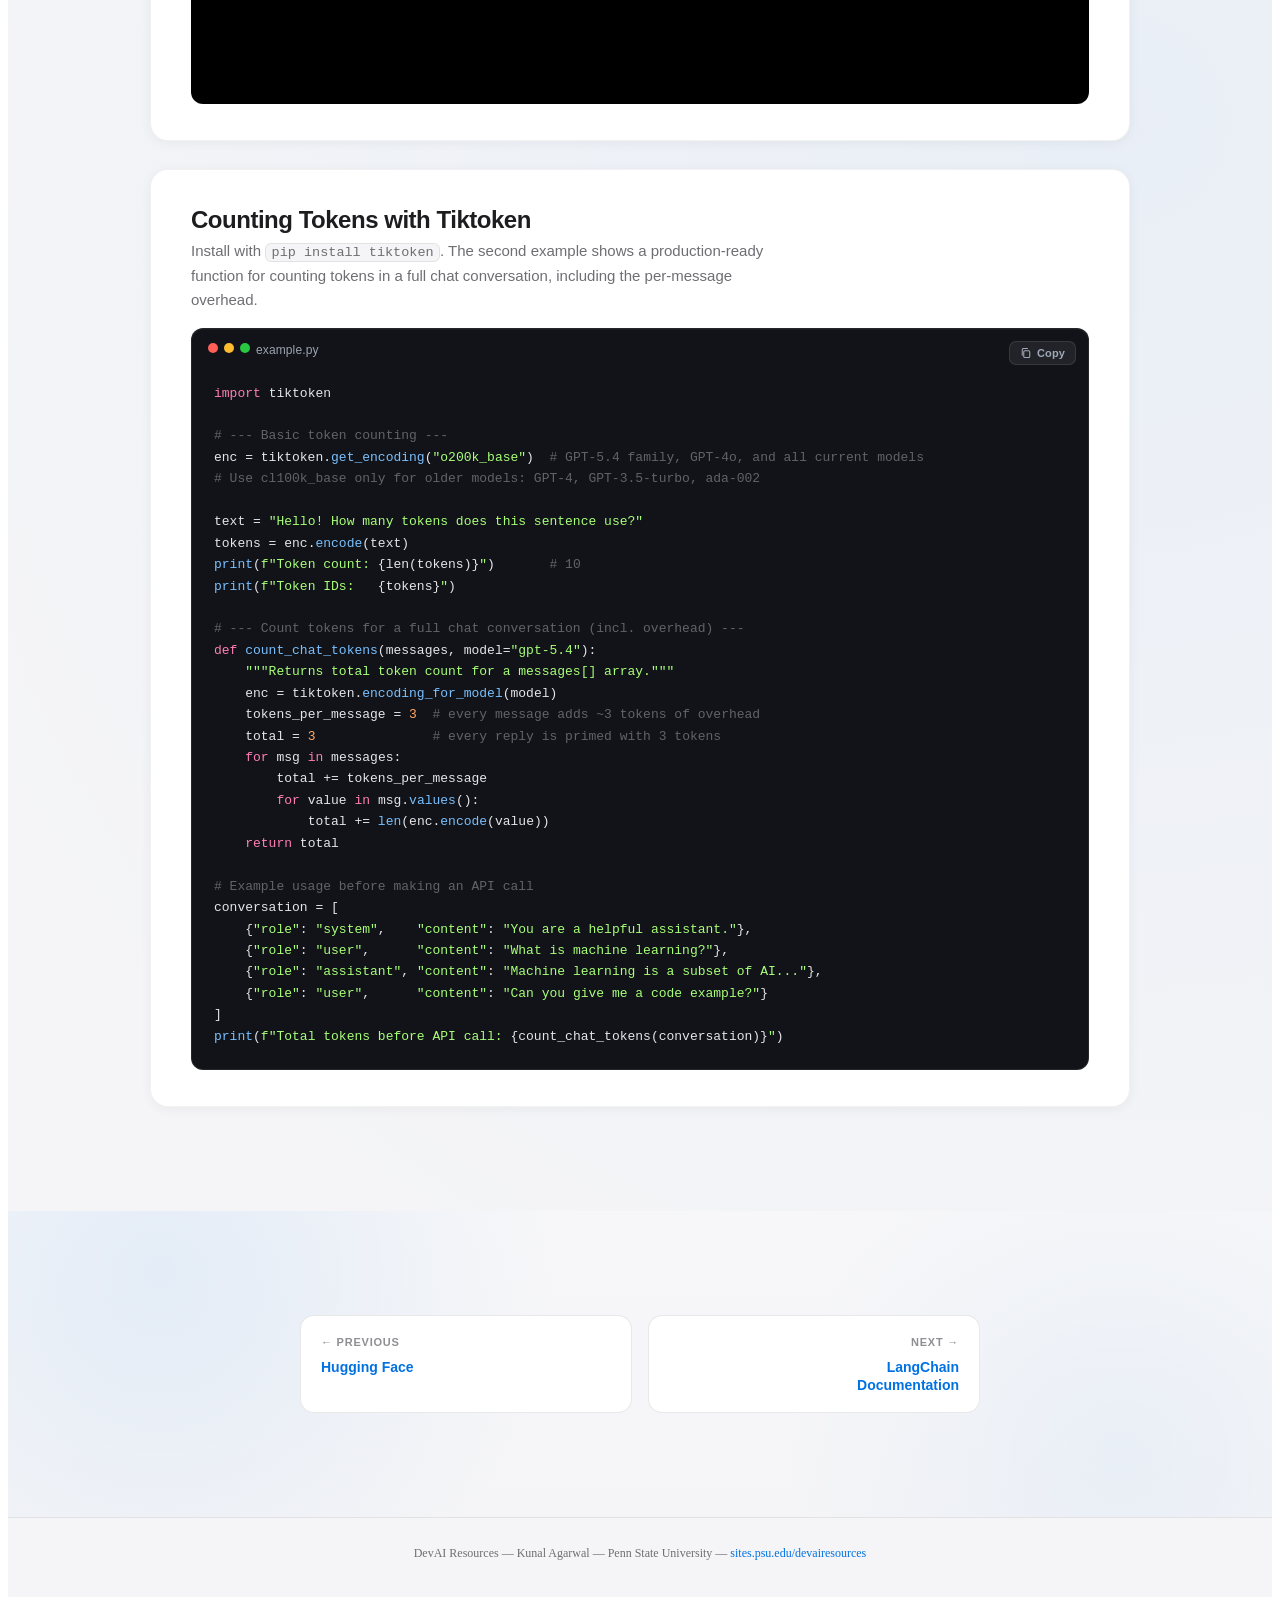
<file: tokenizer.html>
<!DOCTYPE html>
<html lang="en">
<head>
  <meta charset="UTF-8" />
  <meta name="viewport" content="width=device-width, initial-scale=1.0" />
  <title>OpenAI Tokenizer &amp; Tiktoken — DevAI Resources</title>
  <link rel="stylesheet" href="style.css" />
</head>
<body>

  <!-- GITHUB PAGES ONLY — do not paste this into WordPress -->
  <header class="devai-header">
    <div class="devai-header__inner">
      <a class="devai-brand" href="index.html">DevAI Resources</a>
      <nav class="devai-nav" aria-label="Primary">
        <ul class="devai-nav__list">
          <li><a href="index.html" class="devai-nav__link">Home</a></li>
          <li><a href="prompting-guide.html" class="devai-nav__link">Prompting Guide</a></li>
          <li><a href="openai-docs.html" class="devai-nav__link">OpenAI Docs</a></li>
          <li><a href="anthropic.html" class="devai-nav__link">Anthropic</a></li>
          <li><a href="huggingface.html" class="devai-nav__link">Hugging Face</a></li>
          <li><a href="tokenizer.html" class="devai-nav__link is-current">Tokenizer</a></li>
          <li><a href="langchain.html" class="devai-nav__link">LangChain</a></li>
          <li><a href="reflection.html" class="devai-nav__link">Reflection</a></li>
        </ul>
        <div class="devai-search" id="devaiSearch">
          <button class="devai-search__btn" id="devaiSearchToggle" aria-label="Search" aria-expanded="false">
            <svg width="16" height="16" viewBox="0 0 16 16" fill="none" xmlns="http://www.w3.org/2000/svg">
              <circle cx="6.5" cy="6.5" r="5" stroke="currentColor" stroke-width="1.5"/>
              <path d="M10.5 10.5L14 14" stroke="currentColor" stroke-width="1.5" stroke-linecap="round"/>
            </svg>
            <span class="devai-search__shortcut">&#8984;K</span>
          </button>
          <div class="devai-search__popover" id="devaiSearchPopover">
            <input
              type="text"
              class="devai-search__input"
              id="devaiSearchInput"
              placeholder="Search resources&#8230;"
              autocomplete="off"
              spellcheck="false"
            />
            <div class="devai-search__results" id="devaiSearchResults"></div>
          </div>
        </div>
      </nav>
    </div>
  </header>

  <main class="page-main">

    <!-- Lede / hero -->
    <section class="band band--white band--tight-top">
      <div class="layout-constrain">
        <div class="resource-lede">
          <div class="resource-lede__tags">
            <span class="resource-lede__tag">Tool</span>
            <span class="resource-lede__tag">Cost Management</span>
            <span class="resource-lede__tag">Python Library</span>
            <span class="devai-difficulty devai-difficulty--beginner"><span class="devai-difficulty__dot"></span>Beginner Friendly</span>
          </div>
          <h1 class="resource-lede__title">OpenAI Tokenizer &amp; Tiktoken</h1>
          <p class="resource-lede__back"><a href="index.html">&larr; Back to all resources</a></p>
          <p class="resource-lede__url">
            Interactive Tool: <a href="https://platform.openai.com/tokenizer" target="_blank">https://platform.openai.com/tokenizer</a><br>
            Python Library: <a href="https://github.com/openai/tiktoken" target="_blank">https://github.com/openai/tiktoken</a>
          </p>
          <div class="devai-stats">
            <div class="devai-stat">
              <p class="devai-stat__value">~4</p>
              <p class="devai-stat__label">Chars per token (English avg)</p>
            </div>
            <div class="devai-stat">
              <p class="devai-stat__value">¾</p>
              <p class="devai-stat__label">English words = ~1 token</p>
            </div>
            <div class="devai-stat">
              <p class="devai-stat__value">o200k</p>
              <p class="devai-stat__label">Encoding for current GPT models</p>
            </div>
            <div class="devai-stat">
              <p class="devai-stat__value">Free</p>
              <p class="devai-stat__label">Both tools are free to use</p>
            </div>
          </div>
        </div>
      </div>
    </section>

    <!-- Abstract sections -->
    <section class="band band--tint">
      <div class="layout-constrain">
        <div class="article-stack">

          <div class="feature-panel assignment-abstract">
            <h2 class="feature-panel__title">Resource Abstract</h2>

            <h3 class="feature-panel__title">What is this?</h3>
            <p>The <a href="https://platform.openai.com/tokenizer" target="_blank">OpenAI Tokenizer</a> and <a href="https://github.com/openai/tiktoken" target="_blank">tiktoken</a> are tools for understanding how text becomes tokens before it is processed by OpenAI models. The web tokenizer is interactive and visual; tiktoken is the Python library developers can install inside an application to count tokens programmatically.</p>

            <h3 class="feature-panel__title">What is in it?</h3>
            <p>The tokenizer lets users paste text and immediately see token boundaries, token IDs, character counts, and total token counts. OpenAI's help and tokenizer pages explain the common rule of thumb that one token is roughly four English characters, or about three-quarters of a word, though this varies by language, punctuation, code, and formatting. The tiktoken GitHub repository provides installation instructions, model-specific encoding helpers such as <code>encoding_for_model()</code>, examples for encodings like <code>o200k_base</code> and <code>cl100k_base</code>, and links to OpenAI Cookbook examples for counting tokens in strings and chat-style message lists.</p>

            <h3 class="feature-panel__title">Why is it relevant to this audience?</h3>
            <p>Token counting is one of the first hidden engineering problems new AI developers encounter. API cost, latency, context limits, and truncation behavior all depend on tokens, not visible words. A chatbot can become expensive because every request may include the system prompt and conversation history. A document Q&amp;A feature can fail if the input exceeds the model's context window. By learning tokenization early, students can design better prompts, trim older messages, budget usage per user, and decide when summarization or retrieval is needed.</p>
            <p>This resource is especially useful because it turns an abstract billing concept into something visible. When a developer sees how a prompt, JSON schema, or code snippet splits into tokens, cost planning becomes concrete. It also supports better debugging: if an API response is cut off or a request fails for length, the developer can inspect token counts instead of guessing. That makes tokenizer use a practical quality-control step before deployment.</p>

            <h3 class="feature-panel__title">Tips for efficient use</h3>
            <ul class="devai-check-list">
              <li>Paste a full system prompt plus a sample conversation into the web tokenizer before estimating cost.</li>
              <li>Install tiktoken during development, not after deployment, and log token counts for representative requests.</li>
              <li>Use <code>encoding_for_model()</code> instead of guessing an encoding manually.</li>
              <li>Remember that non-English text, code, JSON, and long numbers may tokenize differently than plain English prose.</li>
              <li>Build a trimming or summarization strategy before a conversation reaches the model's context limit.</li>
              <li>Recheck counts whenever you change the system prompt, add examples, include tool schemas, switch models, or expand conversation memory for a larger feature or demo.</li>
            </ul>
          </div>

          <!-- Overview -->
          <div class="feature-panel">
            <h3 class="feature-panel__title">Overview</h3>
            <p class="devai-section-lead">The <a href="https://platform.openai.com/tokenizer" target="_blank">OpenAI Tokenizer</a> (interactive web tool) and <a href="https://github.com/openai/tiktoken" target="_blank">tiktoken library</a> (Python) solve the same problem: understanding and counting the tokens your app sends to an LLM API — so you can predict costs and prevent context overflow <em>before</em> they happen.</p>

            <div class="devai-summary-grid">
              <div class="devai-summary-card">
                <span class="devai-summary-card__icon">🌐</span>
                <p class="devai-summary-card__title">OpenAI Tokenizer</p>
                <p class="devai-summary-card__text">Paste any text and see it split into color-coded tokens in real time — with total count and token IDs. Best for building intuition.</p>
              </div>
              <div class="devai-summary-card">
                <span class="devai-summary-card__icon">🐍</span>
                <p class="devai-summary-card__title">tiktoken Library</p>
                <p class="devai-summary-card__text"><code>pip install tiktoken</code> — count tokens programmatically in your code before every API call. The production-grade solution.</p>
              </div>
              <div class="devai-summary-card">
                <span class="devai-summary-card__icon">🆓</span>
                <p class="devai-summary-card__title">Both Are Free</p>
                <p class="devai-summary-card__text">The web tool needs no account. tiktoken is open-source (MIT license) with no usage costs.</p>
              </div>
            </div>
          </div>

          <!-- What's in it? -->
          <div class="feature-panel">
            <h3 class="feature-panel__title">What's in it?</h3>
            <p class="devai-section-lead">A <strong>token</strong> is not a word — it's a chunk of text determined by the model's vocabulary. Here's what you need to know:</p>

            <ul class="devai-icon-list">
              <li>
                <span class="devai-icon-list__icon">📏</span>
                <div class="devai-icon-list__body">
                  <strong>Token ≈ ¾ of an English word</strong>
                  <span>Common words like "the" or "cat" = 1 token each. Less common words split: "tokenization" = 3 tokens. Code and numbers are often tokenized at higher counts per character.</span>
                </div>
              </li>
              <li>
                <span class="devai-icon-list__icon">🌍</span>
                <div class="devai-icon-list__body">
                  <strong>Non-English text costs more</strong>
                  <span>A Japanese or Arabic sentence may use 2–5× as many tokens as the equivalent English sentence. If your app is multilingual, budget accordingly.</span>
                </div>
              </li>
              <li>
                <span class="devai-icon-list__icon">🔑</span>
                <div class="devai-icon-list__body">
                  <strong>Two encodings in practice</strong>
                  <span><code>o200k_base</code> — current GPT models, including GPT-5.5, GPT-5.4 family, GPT-4o, and GPT-4.1. <code>cl100k_base</code> — older GPT-4, GPT-3.5-turbo, and ada-era models. When in doubt: call <code>tiktoken.encoding_for_model(model_name)</code>.</span>
                </div>
              </li>
              <li>
                <span class="devai-icon-list__icon">📚</span>
                <div class="devai-icon-list__body">
                  <strong>Conversation overhead</strong>
                  <span>Chat format adds ~3 tokens of overhead <em>per message</em>, plus 3 tokens to prime each reply. The tiktoken README includes a ready-made <code>num_tokens_from_messages()</code> function that handles this correctly.</span>
                </div>
              </li>
            </ul>

            <div class="devai-table-wrap" style="margin-top:18px">
              <table class="devai-table">
                <thead>
                  <tr><th>Encoding</th><th>Vocabulary size</th><th>Use with</th><th>Status</th></tr>
                </thead>
                <tbody>
                  <tr class="devai-table__highlight"><td><code>o200k_base</code></td><td>200,000 tokens</td><td>GPT-5.5, GPT-5.4, GPT-4o, GPT-4.1 and newer</td><td><span class="devai-badge devai-badge--green">Current</span></td></tr>
                  <tr><td><code>cl100k_base</code></td><td>100,000 tokens</td><td>GPT-4, GPT-3.5-turbo, ada-002</td><td><span class="devai-badge devai-badge--muted">Legacy</span></td></tr>
                </tbody>
              </table>
            </div>
          </div>

          <!-- Relevance -->
          <div class="feature-panel">
            <h3 class="feature-panel__title">Relevance to Your Audience</h3>
            <p class="devai-section-lead">Token management is the first thing that surprises new LLM developers — and the first thing that causes unexpected API bills. Here's why it matters for your project:</p>

            <ul class="devai-check-list">
              <li><strong>Every turn of a chatbot resends the full history.</strong> By turn 20, you may be sending 5,000+ tokens per request even if each message is short. Without a counter, this is invisible until the bill arrives.</li>
              <li><strong>Context overflow crashes your app.</strong> A <code>context_length_exceeded</code> error at runtime is worse than a high bill — it breaks user sessions. Counting tokens <em>before</em> the call lets you trim old messages proactively.</li>
              <li><strong>Token math changes your architecture.</strong> Knowing your system prompt is 650 tokens lets you calculate exactly how many turns fit in a 128K context window before you deploy.</li>
              <li><strong>Prompt caching savings are measurable.</strong> Use tiktoken to calculate what percentage of your daily token usage comes from repeated system prompt content — then decide if caching is worth enabling.</li>
            </ul>
          </div>

          <!-- Callout -->
          <div class="devai-callout">
            <p class="devai-callout__label">Real cost example (2025 pricing)</p>
            <p>A GPT-5.4 system prompt of 500 words is roughly 650 tokens. If your chatbot sends that on every request and you get 10,000 daily users each sending 5 messages, that's 32.5 million tokens <em>just from the system prompt</em> per day — about $81/day at GPT-5.4 input pricing ($2.50/1M). Switch to GPT-5.4 mini and it drops to $24/day. Enable OpenAI's prompt caching (50% discount on cached tokens) and it falls to ~$12/day. Drop to GPT-5.4 nano ($0.20/1M) and it's under $2/day. Tiktoken makes these calculations trivial — use it to run the math before you deploy, not after you see the bill.</p>
          </div>

          <!-- Tips -->
          <aside class="tips-panel">
            <h3 class="tips-panel__title">Tips for using this resource effectively</h3>
            <ul>
              <li>Use the <strong>interactive tokenizer first</strong> — paste in your full system prompt plus a representative sample user conversation and look at the total. This one exercise gives you more practical intuition about token costs than reading any documentation.</li>
              <li>Install tiktoken at the start of any project: <code>pip install tiktoken</code>. Add a helper function that counts tokens before every API call and logs the result, even in development. You want this data from day one, not after you've already deployed.</li>
              <li>Use <code>o200k_base</code> for current OpenAI models such as GPT-5.5, GPT-5.4, GPT-4o, and newer. Use <code>cl100k_base</code> only for older GPT-4, GPT-3.5-turbo, and ada-era models. When in doubt, call <code>tiktoken.encoding_for_model(your_model_name)</code> and let tiktoken pick automatically.</li>
              <li>For chat conversations, the token count isn't just the sum of all message strings — the chat format itself adds a small overhead per message. The <strong>OpenAI Cookbook on GitHub</strong> has a ready-made function (<code>num_tokens_from_messages()</code>) that handles this correctly; use it rather than writing your own naive counter.</li>
              <li>Implement a <strong>message trimming strategy</strong> early. A common approach is to remove the oldest user/assistant turns until the count is under a safe threshold before each API call. Tiktoken makes it easy to check the count after each trim step.</li>
            </ul>
          </aside>

          <!-- Video embed -->
          <div class="devai-video-panel">
            <p class="devai-video-panel__label">Recommended Watch</p>
            <h3 class="devai-video-panel__title">Let's Build the GPT Tokenizer — Andrej Karpathy</h3>
            <p class="devai-video-panel__desc">A deep dive into how BPE tokenization actually works, built from scratch by Andrej Karpathy (former OpenAI). Goes far beyond how to <em>use</em> tokenization — explains why it works the way it does. Essential viewing for any serious AI developer.</p>
            <div class="devai-video-wrap">
              <iframe
                src="https://www.youtube.com/embed/zduSFxRajkE"
                title="Let's build the GPT Tokenizer — Andrej Karpathy"
                allow="accelerometer; autoplay; clipboard-write; encrypted-media; gyroscope; picture-in-picture"
                allowfullscreen>
              </iframe>
            </div>
          </div>

          <!-- Code example -->
          <div class="devai-code-panel">
            <h3 class="devai-code-panel__title">Counting Tokens with Tiktoken</h3>
            <p class="devai-code-panel__desc">Install with <code>pip install tiktoken</code>. The second example shows a production-ready function for counting tokens in a full chat conversation, including the per-message overhead.</p>
            <div class="devai-code-block">
              <code><span class="dk">import</span> <span class="dp">tiktoken</span>

<span class="dc"># --- Basic token counting ---</span>
<span class="dp">enc</span> = <span class="dp">tiktoken</span>.<span class="df">get_encoding</span>(<span class="ds">"o200k_base"</span>)  <span class="dc"># GPT-5.4 family, GPT-4o, and all current models</span>
<span class="dc"># Use cl100k_base only for older models: GPT-4, GPT-3.5-turbo, ada-002</span>

<span class="dp">text</span> = <span class="ds">"Hello! How many tokens does this sentence use?"</span>
<span class="dp">tokens</span> = <span class="dp">enc</span>.<span class="df">encode</span>(<span class="dp">text</span>)
<span class="df">print</span>(<span class="ds">f"Token count: </span><span class="dp">{len(tokens)}</span><span class="ds">"</span>)       <span class="dc"># 10</span>
<span class="df">print</span>(<span class="ds">f"Token IDs:   </span><span class="dp">{tokens}</span><span class="ds">"</span>)

<span class="dc"># --- Count tokens for a full chat conversation (incl. overhead) ---</span>
<span class="dk">def</span> <span class="df">count_chat_tokens</span>(<span class="dp">messages</span>, <span class="dp">model</span>=<span class="ds">"gpt-5.4"</span>):
    <span class="ds">"""Returns total token count for a messages[] array."""</span>
    <span class="dp">enc</span> = <span class="dp">tiktoken</span>.<span class="df">encoding_for_model</span>(<span class="dp">model</span>)
    <span class="dp">tokens_per_message</span> = <span class="dn">3</span>  <span class="dc"># every message adds ~3 tokens of overhead</span>
    <span class="dp">total</span> = <span class="dn">3</span>               <span class="dc"># every reply is primed with 3 tokens</span>
    <span class="dk">for</span> <span class="dp">msg</span> <span class="dk">in</span> <span class="dp">messages</span>:
        <span class="dp">total</span> += <span class="dp">tokens_per_message</span>
        <span class="dk">for</span> <span class="dp">value</span> <span class="dk">in</span> <span class="dp">msg</span>.<span class="df">values</span>():
            <span class="dp">total</span> += <span class="df">len</span>(<span class="dp">enc</span>.<span class="df">encode</span>(<span class="dp">value</span>))
    <span class="dk">return</span> <span class="dp">total</span>

<span class="dc"># Example usage before making an API call</span>
<span class="dp">conversation</span> = [
    {<span class="ds">"role"</span>: <span class="ds">"system"</span>,    <span class="ds">"content"</span>: <span class="ds">"You are a helpful assistant."</span>},
    {<span class="ds">"role"</span>: <span class="ds">"user"</span>,      <span class="ds">"content"</span>: <span class="ds">"What is machine learning?"</span>},
    {<span class="ds">"role"</span>: <span class="ds">"assistant"</span>, <span class="ds">"content"</span>: <span class="ds">"Machine learning is a subset of AI..."</span>},
    {<span class="ds">"role"</span>: <span class="ds">"user"</span>,      <span class="ds">"content"</span>: <span class="ds">"Can you give me a code example?"</span>}
]
<span class="df">print</span>(<span class="ds">f"Total tokens before API call: </span><span class="dp">{count_chat_tokens(conversation)}</span><span class="ds">"</span>)</code>
            </div>
          </div>

        </div>
      </div>
    </section>
  

  <!-- Resource prev/next navigation -->
  <section class="band band--tint">
    <div class="layout-constrain">
      <div class="resource-nav">
        <a href="huggingface.html" class="resource-nav__btn resource-nav__btn--prev"><span class="resource-nav__label">&#8592; Previous</span><span class="resource-nav__title">Hugging Face</span></a>
        <a href="langchain.html" class="resource-nav__btn resource-nav__btn--next"><span class="resource-nav__label">Next &#8594;</span><span class="resource-nav__title">LangChain Documentation</span></a>
      </div>
    </div>
  </section>
</main>

  <footer class="devai-footer">
    <div class="devai-footer__inner">
      <p>DevAI Resources &mdash; Kunal Agarwal &mdash; Penn State University &mdash; <a href="https://sites.psu.edu/devairesources">sites.psu.edu/devairesources</a></p>
    </div>
  </footer>

  <script src="search.js"></script>
  <script src="ui.js"></script>
</body>
</html>
</file>
<file: style.css>
/* DevAI Resources — GitHub Pages + WordPress-friendly stylesheet */

:root {
  --devai-bg: #ffffff;
  --devai-bg-alt: #f5f5f7;
  --devai-text: #1d1d1f;
  --devai-muted: #6e6e73;
  --devai-link: #0071e3;
  --devai-link-hover: #0077ed;
  --devai-border: rgba(0, 0, 0, 0.08);
  --devai-border-soft: rgba(0, 0, 0, 0.05);
  --devai-shadow: 0 2px 12px rgba(0, 0, 0, 0.05);
  --devai-shadow-hover: 0 16px 38px rgba(0, 0, 0, 0.12);
  --devai-accent-glow: rgba(0, 113, 227, 0.14);
  --devai-radius: 18px;
  --devai-max: 980px;
}

/* ── WordPress Twenty Sixteen nav override ─────────────────── */
/* Replaces the default theme header with the devai-header look */
.site-header {
  position: sticky !important;
  top: 0 !important;
  z-index: 1000 !important;
  background: rgba(255, 255, 255, 0.9) !important;
  -webkit-backdrop-filter: saturate(180%) blur(18px) !important;
  backdrop-filter: saturate(180%) blur(18px) !important;
  border-bottom: 1px solid rgba(0, 0, 0, 0.08) !important;
  box-shadow: 0 2px 18px rgba(0, 0, 0, 0.06) !important;
  padding: 0 !important;
}

.site-header .site-branding {
  display: flex !important;
  align-items: center !important;
  justify-content: space-between !important;
  max-width: 1200px !important;
  margin: 0 auto !important;
  padding: 10px 22px !important;
  gap: 20px !important;
  flex-wrap: wrap !important;
}

.site-title {
  margin: 0 !important;
  padding: 0 !important;
  font-size: 20px !important;
  font-weight: 700 !important;
  line-height: 1 !important;
}

.site-title a {
  font-family: -apple-system, BlinkMacSystemFont, "SF Pro Display", "Segoe UI", sans-serif !important;
  font-size: 20px !important;
  font-weight: 700 !important;
  color: #1d1d1f !important;
  text-decoration: none !important;
  letter-spacing: -0.02em !important;
  white-space: nowrap !important;
}

.site-title a:hover {
  color: #1d1d1f !important;
  text-decoration: none !important;
}

/* Hide tagline and header image area */
.site-description {
  display: none !important;
}

.site-header-main {
  padding: 0 !important;
  border: none !important;
}

/* Nav container */
.main-navigation {
  background: none !important;
  border: none !important;
  padding: 0 !important;
  float: none !important;
  clear: none !important;
}

.main-navigation ul {
  display: flex !important;
  flex-wrap: wrap !important;
  align-items: center !important;
  gap: 3px !important;
  list-style: none !important;
  margin: 0 !important;
  padding: 0 !important;
  background: none !important;
  border: none !important;
  box-shadow: none !important;
}

.main-navigation ul li {
  float: none !important;
  margin: 0 !important;
  padding: 0 !important;
  border: none !important;
  background: none !important;
  position: static !important;
}

.main-navigation ul li a {
  font-family: -apple-system, BlinkMacSystemFont, "SF Pro Display", "Segoe UI", sans-serif !important;
  display: inline-flex !important;
  align-items: center !important;
  padding: 6px 10px !important;
  border-radius: 999px !important;
  color: #4f4f54 !important;
  text-decoration: none !important;
  font-size: 12px !important;
  font-weight: 500 !important;
  line-height: 1.25 !important;
  background: none !important;
  border: none !important;
  transition: background 0.2s ease, color 0.2s ease !important;
  white-space: nowrap !important;
}

.main-navigation ul li a:hover {
  color: #1d1d1f !important;
  background: rgba(0, 0, 0, 0.05) !important;
  text-decoration: none !important;
}

.main-navigation ul li.current-menu-item > a,
.main-navigation ul li.current_page_item > a,
.main-navigation ul li.current-menu-ancestor > a {
  color: #1d1d1f !important;
  background: rgba(0, 0, 0, 0.08) !important;
}

/* Hide mobile hamburger toggle on all sizes */
.menu-toggle {
  display: none !important;
}

/* Hide dropdown arrows and sub-menus */
.main-navigation .dropdown-toggle,
.main-navigation ul ul {
  display: none !important;
}

@media (max-width: 980px) {
  .site-header .site-branding {
    flex-direction: column !important;
    align-items: flex-start !important;
    gap: 8px !important;
  }
}
/* ── end WordPress nav override ────────────────────────────── */

/* ── Search bar / command palette ───────────────────────────── */
.devai-search {
  position: relative;
  display: flex;
  align-items: center;
  margin-left: 10px;
  flex-shrink: 0;
}

.devai-search__btn {
  display: inline-flex !important;
  align-items: center !important;
  justify-content: center !important;
  width: 36px !important;
  height: 36px !important;
  min-width: 36px !important;
  border-radius: 50% !important;
  border: 1px solid rgba(0, 0, 0, 0.12) !important;
  background: rgba(0, 0, 0, 0.04) !important;
  cursor: pointer !important;
  color: #4f4f54 !important;
  padding: 0 !important;
  flex-shrink: 0;
  transition: background 0.2s ease, color 0.2s ease, border-color 0.2s ease, box-shadow 0.2s ease;
}

.devai-search__btn:hover {
  background: rgba(0, 113, 227, 0.08) !important;
  border-color: rgba(0, 113, 227, 0.3) !important;
  color: #0071e3 !important;
  box-shadow: 0 2px 10px rgba(0, 113, 227, 0.1);
}

.devai-search__btn[aria-expanded="true"] {
  background: rgba(0, 113, 227, 0.08) !important;
  border-color: rgba(0, 113, 227, 0.4) !important;
  color: #1d1d1f !important;
  box-shadow: 0 6px 18px rgba(0, 113, 227, 0.16);
}

.devai-search__popover {
  display: none;
  position: absolute;
  top: calc(100% + 12px);
  right: 0;
  width: 420px;
  max-width: min(420px, calc(100vw - 24px));
  background: rgba(255, 255, 255, 0.98);
  -webkit-backdrop-filter: saturate(180%) blur(14px);
  backdrop-filter: saturate(180%) blur(14px);
  border-radius: 18px;
  box-shadow: 0 20px 55px rgba(15, 23, 42, 0.22), 0 2px 8px rgba(15, 23, 42, 0.12);
  border: 1px solid rgba(0, 0, 0, 0.09);
  overflow: hidden;
  z-index: 2500;
  animation: devai-search-in 0.2s ease;
}

.devai-search__popover.is-open {
  display: block;
}

@keyframes devai-search-in {
  from { opacity: 0; transform: translateY(-8px) scale(0.98); }
  to   { opacity: 1; transform: translateY(0) scale(1); }
}

.devai-search__input {
  width: 100% !important;
  border: none !important;
  outline: none !important;
  padding: 15px 16px !important;
  font-size: 15px !important;
  font-family: -apple-system, BlinkMacSystemFont, "SF Pro Text", "Segoe UI", sans-serif !important;
  color: #1d1d1f !important;
  background: transparent !important;
  border-bottom: 1px solid rgba(0, 0, 0, 0.08) !important;
  box-shadow: none !important;
  border-radius: 0 !important;
}

.devai-search__input::placeholder {
  color: #8f8f96 !important;
}

.devai-search__results {
  max-height: 360px;
  overflow-y: auto;
  padding: 6px;
}

.devai-search__result {
  display: block !important;
  padding: 10px 11px !important;
  border-radius: 12px;
  text-decoration: none !important;
  border: 1px solid transparent !important;
  transition: background 0.14s ease, border-color 0.14s ease, transform 0.14s ease !important;
  cursor: pointer;
  margin-bottom: 4px;
}

.devai-search__result:last-child {
  margin-bottom: 0;
}

.devai-search__result:hover,
.devai-search__result.is-active {
  background: rgba(0, 113, 227, 0.08) !important;
  border-color: rgba(0, 113, 227, 0.24) !important;
  text-decoration: none !important;
  transform: translateY(-1px);
}

.devai-search__result-title {
  display: block;
  font-size: 14px !important;
  font-weight: 650 !important;
  color: #1d1d1f !important;
  margin-bottom: 3px !important;
  line-height: 1.35 !important;
}

.devai-search__result-excerpt {
  display: block;
  font-size: 12px !important;
  color: #6e6e73 !important;
  line-height: 1.45 !important;
  white-space: nowrap;
  overflow: hidden;
  text-overflow: ellipsis;
  margin: 0 !important;
}

.devai-search__meta {
  display: flex;
  gap: 6px;
  flex-wrap: wrap;
  margin-top: 7px;
}

.devai-search__tag {
  font-size: 10px;
  font-weight: 600;
  color: #5b5f66;
  background: rgba(0, 0, 0, 0.05);
  border: 1px solid rgba(0, 0, 0, 0.09);
  border-radius: 999px;
  padding: 2px 7px;
  line-height: 1.2;
}

.devai-search__hl {
  background: rgba(0, 113, 227, 0.14) !important;
  color: #005fc2 !important;
  border-radius: 4px;
  padding: 0 3px;
  font-style: normal;
}

.devai-search__result-excerpt .devai-search__hl {
  background: transparent !important;
  color: #0071e3 !important;
  font-weight: 600 !important;
  padding: 0;
}

.devai-search__empty {
  padding: 18px 14px !important;
  font-size: 13px !important;
  color: #6e6e73 !important;
  text-align: center;
  margin: 0 !important;
}

.devai-search__hint {
  display: block;
  margin-top: 8px;
  font-size: 11px;
  color: #8e8e93;
}

.devai-search__shortcut {
  display: none;
}

@media (max-width: 768px) {
  .devai-search__popover {
    width: calc(100vw - 20px);
    right: -6px;
  }

  .devai-search__btn {
    width: 36px !important;
    height: 36px !important;
    min-width: 36px !important;
  }

  .devai-nav {
    width: 100%;
    justify-content: space-between;
  }

  .devai-nav__list {
    justify-content: flex-start;
  }
}
/* ── end search bar ─────────────────────────────────────────── */

/* GitHub-only header/footer chrome */
.devai-header {
  position: sticky;
  top: 0;
  z-index: 1000;
  background: rgba(255, 255, 255, 0.9) !important;
  -webkit-backdrop-filter: saturate(180%) blur(18px);
  backdrop-filter: saturate(180%) blur(18px);
  border-bottom: 1px solid var(--devai-border) !important;
  box-shadow: 0 2px 18px rgba(0, 0, 0, 0.06) !important;
}

.devai-header,
.devai-header * {
  font-family: -apple-system, BlinkMacSystemFont, "SF Pro Display", "SF Pro Text", "Segoe UI",
    Roboto, "Helvetica Neue", Arial, sans-serif !important;
  box-sizing: border-box;
}

.devai-header__inner {
  max-width: 1200px;
  margin: 0 auto !important;
  padding: 10px 22px !important;
  display: flex !important;
  align-items: center !important;
  justify-content: space-between !important;
  gap: 20px;
}

.devai-brand {
  color: var(--devai-text) !important;
  text-decoration: none !important;
  font-size: 20px !important;
  font-weight: 700 !important;
  letter-spacing: -0.02em;
  white-space: nowrap;
}

.devai-brand:hover {
  color: var(--devai-text);
  text-decoration: none;
}

.devai-nav {
  display: flex !important;
  align-items: center !important;
  flex-wrap: nowrap !important;
  min-width: 0;
  gap: 4px;
}

.devai-nav__list {
  list-style: none !important;
  display: flex !important;
  flex-wrap: wrap !important;
  flex: 1 1 auto;
  align-items: center !important;
  justify-content: flex-end;
  gap: 3px !important;
  margin: 0 !important;
  padding: 0 !important;
}

.devai-header .devai-nav ul,
.devai-header .devai-nav ol,
.devai-header .devai-nav li {
  list-style: none !important;
  margin: 0 !important;
  padding: 0 !important;
}

.devai-nav__list li {
  list-style: none !important;
  margin: 0 !important;
  padding: 0 !important;
}

.devai-nav__link {
  display: inline-flex !important;
  align-items: center !important;
  padding: 6px 10px !important;
  border-radius: 999px !important;
  color: #4f4f54 !important;
  text-decoration: none !important;
  font-size: 12px !important;
  font-weight: 500 !important;
  line-height: 1.25 !important;
  transition: background 0.2s ease, color 0.2s ease;
}

.devai-header .devai-nav__link:link,
.devai-header .devai-nav__link:visited {
  color: #4f4f54 !important;
  text-decoration: none !important;
}

.devai-nav__link:hover {
  color: var(--devai-text) !important;
  background: rgba(0, 0, 0, 0.05) !important;
  text-decoration: none !important;
}

.devai-nav__link.is-current {
  color: var(--devai-text) !important;
  background: rgba(0, 0, 0, 0.08) !important;
}

.devai-footer {
  background: var(--devai-bg-alt);
  border-top: 1px solid var(--devai-border);
  padding: 28px 20px 36px;
}

.devai-footer__inner {
  max-width: var(--devai-max);
  margin: 0 auto;
}

.devai-footer__inner p {
  margin: 0;
  text-align: center;
  color: var(--devai-muted);
  font-size: 12px;
}

.devai-footer__inner a {
  color: var(--devai-link);
  text-decoration: none;
}

.devai-footer__inner a:hover {
  color: var(--devai-link-hover);
  text-decoration: underline;
}

/* Page content blocks */
.page-main {
  font-family: -apple-system, BlinkMacSystemFont, "SF Pro Display", "SF Pro Text", "Segoe UI",
    Roboto, "Helvetica Neue", Arial, sans-serif !important;
  color: var(--devai-text) !important;
  font-size: 17px !important;
  line-height: 1.6 !important;
  margin: 0 !important;
}

.page-main * {
  box-sizing: border-box;
}

.page-main a {
  color: var(--devai-link) !important;
  text-decoration: none;
}

.page-main a:hover {
  color: var(--devai-link-hover) !important;
  text-decoration: underline;
}

.page-main .band {
  width: 100%;
  margin: 0 !important;
  padding: clamp(5rem, 9vw, 6.5rem) clamp(1.25rem, 4vw, 2.5rem) !important;
  position: relative;
}

.page-main .band--white {
  background: var(--devai-bg) !important;
}

.page-main .band--tint {
  background: linear-gradient(180deg, #f7f7f9 0%, var(--devai-bg-alt) 100%) !important;
}

.page-main .band--tint::before {
  content: "";
  position: absolute;
  inset: 0;
  pointer-events: none;
  background: radial-gradient(circle at 12% 20%, rgba(0, 113, 227, 0.08), transparent 35%),
    radial-gradient(circle at 88% 80%, rgba(0, 113, 227, 0.05), transparent 30%);
}

.page-main .band--tight-top {
  padding-top: clamp(3rem, 6vw, 4rem) !important;
}

.page-main .layout-constrain {
  max-width: var(--devai-max);
  margin: 0 auto !important;
  width: 100%;
  position: relative;
  z-index: 1;
}

.page-main .hero {
  text-align: center;
}

.page-main .devai-hero-break {
  border-bottom: 1px solid var(--devai-border);
  box-shadow: inset 0 -24px 44px -36px rgba(0, 113, 227, 0.3);
}

.page-main .hero__eyebrow {
  margin: 0 0 12px !important;
  font-size: 12px !important;
  color: #8b8b90 !important;
  text-transform: uppercase;
  letter-spacing: 0.03em;
}

.page-main .hero__headline {
  margin: 0 0 16px !important;
  font-size: clamp(2.5rem, 7vw, 4rem) !important;
  line-height: 1.05 !important;
  letter-spacing: -0.04em !important;
  font-weight: 700 !important;
  color: var(--devai-text) !important;
}

.page-main .hero__subhead {
  max-width: 700px;
  margin: 0 auto !important;
  color: var(--devai-muted) !important;
  font-size: clamp(1.15rem, 2.4vw, 1.45rem) !important;
}

.page-main .section-headline {
  margin: 0 0 20px !important;
  font-size: clamp(2rem, 5vw, 3rem) !important;
  line-height: 1.08 !important;
  letter-spacing: -0.035em !important;
  font-weight: 700 !important;
  color: var(--devai-text) !important;
}

.page-main .section-headline::after {
  content: "";
  display: block;
  width: 72px;
  height: 3px;
  margin-top: 14px;
  border-radius: 999px;
  background: linear-gradient(90deg, rgba(0, 113, 227, 0.95), rgba(0, 113, 227, 0.22));
}

.page-main p {
  margin: 0 0 1em !important;
  color: var(--devai-text) !important;
}

.page-main strong {
  color: var(--devai-text) !important;
  font-weight: 600 !important;
}

.page-main code {
  font-family: ui-monospace, SFMono-Regular, Menlo, Monaco, Consolas, "Liberation Mono", monospace !important;
  font-size: 0.9em !important;
  padding: 0.1em 0.4em !important;
  border-radius: 6px !important;
  border: 1px solid var(--devai-border) !important;
  background: var(--devai-bg-alt) !important;
}

.page-main .pillar-grid {
  display: grid;
  grid-template-columns: repeat(auto-fit, minmax(220px, 1fr));
  gap: 16px;
  margin-top: 36px !important;
}

.page-main .pillar-card,
.page-main .toc-panel,
.page-main .feature-panel,
.page-main .tips-panel,
.page-main .resource-card {
  background: #fff !important;
  border: 1px solid var(--devai-border-soft) !important;
  border-radius: var(--devai-radius) !important;
  box-shadow: var(--devai-shadow) !important;
}

.page-main .pillar-card,
.page-main .feature-panel,
.page-main .tips-panel {
  transition: transform 0.28s ease, box-shadow 0.28s ease, border-color 0.28s ease;
}

.page-main .pillar-card:hover,
.page-main .feature-panel:hover,
.page-main .tips-panel:hover {
  transform: translateY(-2px);
  border-color: rgba(0, 113, 227, 0.2) !important;
  box-shadow: 0 16px 36px rgba(0, 0, 0, 0.09), 0 4px 16px var(--devai-accent-glow) !important;
}

.page-main .pillar-card {
  padding: 26px 24px !important;
}

.page-main .pillar-card__label {
  margin: 0 0 8px !important;
  font-size: 14px !important;
  color: var(--devai-muted) !important;
  font-weight: 600 !important;
}

.page-main .toc-panel {
  margin-top: 30px !important;
  padding: 36px !important;
  background:
    radial-gradient(circle at top right, rgba(0, 113, 227, 0.1), transparent 42%),
    linear-gradient(180deg, #ffffff 0%, #f8fbff 100%) !important;
}

.page-main .toc-panel__header {
  display: flex;
  align-items: flex-start;
  justify-content: space-between;
  gap: 20px;
  margin-bottom: 20px !important;
}

.page-main .toc-panel__header-copy {
  max-width: 74ch;
}

.page-main .toc-panel__label {
  margin-bottom: 8px !important;
  font-size: 14px !important;
  letter-spacing: 0.02em;
  font-weight: 600 !important;
  color: var(--devai-muted) !important;
}

.page-main .toc-panel__intro {
  margin: 0 !important;
  font-size: 15px !important;
  line-height: 1.45 !important;
  color: var(--devai-muted) !important;
}

.page-main .toc-panel__count {
  display: inline-flex;
  align-items: center;
  justify-content: center;
  flex-shrink: 0;
  padding: 8px 12px !important;
  border-radius: 999px;
  border: 1px solid rgba(0, 113, 227, 0.2);
  background: rgba(0, 113, 227, 0.08) !important;
  color: var(--devai-link) !important;
  font-size: 12px !important;
  font-weight: 700 !important;
  letter-spacing: 0.03em;
  text-transform: uppercase;
}

.page-main .toc-panel__list {
  list-style: none !important;
  margin: 0 !important;
  padding: 0 !important;
  display: grid;
  grid-template-columns: repeat(2, minmax(0, 1fr));
  gap: 14px;
}

.page-main .toc-panel__list > li {
  margin: 0 !important;
}

.page-main .toc-panel__list > li > a {
  display: flex;
  flex-direction: column;
  height: 100%;
  min-height: 228px;
  padding: 20px !important;
  text-decoration: none !important;
  border-radius: 14px;
  border: 1px solid rgba(0, 0, 0, 0.1);
  background: linear-gradient(180deg, #ffffff 0%, #fdfdff 100%) !important;
  box-shadow: 0 4px 16px rgba(0, 0, 0, 0.055);
  transition: transform 0.2s ease, box-shadow 0.2s ease, border-color 0.2s ease, background 0.2s ease;
}

.page-main .toc-panel__meta {
  display: flex;
  align-items: center;
  justify-content: space-between;
  gap: 12px;
  margin-bottom: 16px !important;
}

.page-main .toc-panel__index {
  display: inline-flex;
  align-items: center;
  justify-content: center;
  width: 34px;
  height: 34px;
  border-radius: 11px;
  font-size: 12px !important;
  font-weight: 800 !important;
  color: var(--devai-link) !important;
  letter-spacing: 0;
  background: rgba(0, 113, 227, 0.08);
  border: 1px solid rgba(0, 113, 227, 0.16);
}

.page-main .toc-panel__title {
  font-size: clamp(1.02rem, 1.2vw, 1.22rem) !important;
  font-weight: 700 !important;
  line-height: 1.3 !important;
  color: var(--devai-text) !important;
  margin: 0 0 8px !important;
}

.page-main .toc-panel__summary {
  display: block;
  margin: 0 !important;
  font-size: 14px !important;
  line-height: 1.45 !important;
  color: var(--devai-muted) !important;
}

.page-main .toc-panel__cta {
  margin-top: auto !important;
  display: inline-flex;
  align-items: center;
  gap: 8px;
  padding-top: 14px;
  font-size: 13px !important;
  font-weight: 700 !important;
  color: var(--devai-link) !important;
}

.page-main .toc-panel__cta-arrow {
  transition: transform 0.2s ease;
}

.page-main .toc-panel__list > li > a:hover {
  transform: translateY(-3px);
  border-color: rgba(0, 113, 227, 0.34);
  background: linear-gradient(180deg, #ffffff 0%, #f4f9ff 100%) !important;
  box-shadow: 0 12px 28px rgba(0, 0, 0, 0.1), 0 6px 18px rgba(0, 113, 227, 0.1);
}

.page-main .toc-panel__list > li > a:hover .toc-panel__cta-arrow {
  transform: translateX(3px);
}

.page-main .resource-lede__tags {
  display: flex;
  flex-wrap: wrap;
  gap: 8px;
  margin-bottom: 16px !important;
}

.page-main .resource-lede__tag {
  font-size: 12px !important;
  padding: 5px 10px !important;
  border-radius: 999px;
  border: 1px solid var(--devai-border) !important;
  color: var(--devai-muted) !important;
  background: linear-gradient(180deg, #ffffff 0%, var(--devai-bg-alt) 100%) !important;
}

.page-main .resource-lede__title {
  margin: 0 0 8px !important;
  font-size: clamp(2.25rem, 5.5vw, 3.5rem) !important;
  line-height: 1.08 !important;
  letter-spacing: -0.04em !important;
  font-weight: 700 !important;
}

.page-main .resource-lede__back {
  margin: 0 0 14px !important;
  font-size: 13px !important;
  color: var(--devai-muted) !important;
  letter-spacing: 0.01em;
}

.page-main .resource-lede__url {
  margin: 0 !important;
  display: inline-block;
  padding-bottom: 2px;
  font-size: 14px !important;
  color: var(--devai-muted) !important;
  border-bottom: 1px dashed rgba(0, 0, 0, 0.14);
  max-width: 100%;
  overflow-wrap: anywhere;
}

.page-main .article-stack {
  display: flex;
  flex-direction: column;
  gap: 28px;
}

.page-main .feature-panel,
.page-main .tips-panel {
  padding: 36px 40px !important;
}

.page-main .feature-panel {
  border-top: 2px solid rgba(0, 0, 0, 0.04) !important;
}

.page-main .feature-panel__title,
.page-main .tips-panel__title {
  margin: 0 0 16px !important;
  font-size: 28px !important;
  line-height: 1.15 !important;
  letter-spacing: -0.025em !important;
  font-weight: 700 !important;
  color: var(--devai-text) !important;
}

.page-main .tips-panel ul {
  margin: 0 !important;
  padding-left: 1.2em !important;
}

.page-main .tips-panel li {
  margin-bottom: 10px !important;
}

/* Complementary panel rhythm: media/code/callout read as supplementary blocks */
.page-main .devai-video-panel,
.page-main .devai-code-panel,
.page-main .devai-callout {
  border-top: 3px solid rgba(0, 113, 227, 0.24) !important;
}

.page-main .resource-deck {
  display: grid;
  gap: 16px;
  margin-top: 32px !important;
}

.page-main .resource-card {
  display: flex;
  align-items: flex-start;
  gap: 18px;
  padding: 26px 28px !important;
  transition: transform 0.25s ease, box-shadow 0.25s ease;
}

.page-main .resource-card:hover {
  transform: translateY(-4px) scale(1.005);
  box-shadow: var(--devai-shadow-hover), 0 2px 14px var(--devai-accent-glow) !important;
}

.page-main .resource-card__index {
  width: 32px;
  height: 32px;
  border-radius: 10px;
  display: flex;
  align-items: center;
  justify-content: center;
  flex-shrink: 0;
  font-size: 13px !important;
  font-weight: 600 !important;
  color: var(--devai-muted);
  background: var(--devai-bg-alt);
}

.page-main .resource-card__title {
  margin: 0 0 8px !important;
  font-size: 23px !important;
  line-height: 1.2 !important;
  font-weight: 700 !important;
}

.page-main .resource-card__blurb {
  margin: 0 0 10px !important;
  font-size: 15px !important;
  color: var(--devai-muted) !important;
}

.page-main .resource-card__link {
  font-size: 15px !important;
  font-weight: 500 !important;
  transition: transform 0.2s ease;
}

.page-main .resource-card__link:hover {
  transform: translateX(2px);
}

@media (max-width: 980px) {
  .devai-header__inner {
    flex-direction: column;
    align-items: flex-start;
  }
}

@media (max-width: 768px) {
  .page-main .resource-card {
    flex-direction: column;
    padding: 22px !important;
  }

  .page-main .feature-panel,
  .page-main .tips-panel,
  .page-main .toc-panel {
    padding: 24px !important;
  }

  .page-main .toc-panel__header {
    flex-direction: column;
    align-items: flex-start;
    margin-bottom: 16px !important;
  }

  .page-main .toc-panel__list {
    grid-template-columns: 1fr;
    gap: 12px;
  }

  .page-main .toc-panel__list > li > a {
    min-height: 0;
  }
}

/* ── Video embed panel ─────────────────────────────────────── */
.page-main .devai-video-panel {
  background: #fff !important;
  border: 1px solid var(--devai-border-soft) !important;
  border-radius: var(--devai-radius) !important;
  box-shadow: var(--devai-shadow) !important;
  padding: 36px 40px !important;
  transition: transform 0.28s ease, box-shadow 0.28s ease;
}

.page-main .devai-video-panel:hover {
  transform: translateY(-2px);
  box-shadow: 0 16px 36px rgba(0,0,0,0.09), 0 4px 16px var(--devai-accent-glow) !important;
}

.page-main .devai-video-panel__label {
  display: inline-flex;
  align-items: center;
  gap: 6px;
  padding: 5px 10px !important;
  border-radius: 999px;
  background: rgba(0, 113, 227, 0.08) !important;
  border: 1px solid rgba(0, 113, 227, 0.2) !important;
  font-size: 10px !important;
  font-weight: 700 !important;
  text-transform: uppercase;
  letter-spacing: 0.07em;
  color: var(--devai-link) !important;
  margin: 0 0 10px !important;
}

.page-main .devai-video-panel__title {
  font-size: 24px !important;
  font-weight: 700 !important;
  line-height: 1.2 !important;
  letter-spacing: -0.02em !important;
  color: var(--devai-text) !important;
  margin: 0 0 6px !important;
}

.page-main .devai-video-panel__desc {
  font-size: 15px !important;
  color: var(--devai-muted) !important;
  margin: 0 0 16px !important;
  max-width: 72ch;
}

.page-main .devai-video-wrap {
  position: relative;
  padding-bottom: 56.25%;
  height: 0;
  overflow: hidden;
  border-radius: 12px;
  background: #000;
  margin: 0 !important;
}

.page-main .devai-video-wrap iframe {
  position: absolute;
  top: 0;
  left: 0;
  width: 100%;
  height: 100%;
  border: 0;
  border-radius: 12px;
}

/* ── Code block panel ──────────────────────────────────────── */
.page-main .devai-code-panel {
  background: #fff !important;
  border: 1px solid var(--devai-border-soft) !important;
  border-radius: var(--devai-radius) !important;
  box-shadow: var(--devai-shadow) !important;
  padding: 36px 40px !important;
  transition: transform 0.28s ease, box-shadow 0.28s ease;
}

.page-main .devai-code-panel:hover {
  transform: translateY(-2px);
  box-shadow: 0 16px 36px rgba(0,0,0,0.09), 0 4px 16px var(--devai-accent-glow) !important;
}

.page-main .devai-code-panel__title {
  font-size: 24px !important;
  font-weight: 700 !important;
  line-height: 1.2 !important;
  letter-spacing: -0.02em !important;
  color: var(--devai-text) !important;
  margin: 0 0 4px !important;
}

.page-main .devai-code-panel__desc {
  font-size: 15px !important;
  color: var(--devai-muted) !important;
  margin: 0 0 16px !important;
  max-width: 72ch;
}

.page-main .devai-code-block {
  position: relative;
  background: #111318 !important;
  border-radius: 12px !important;
  padding: 54px 22px 22px !important;
  overflow-x: auto;
  margin: 0 !important;
  border: 1px solid rgba(255, 255, 255, 0.08) !important;
  box-shadow: inset 0 1px 0 rgba(255, 255, 255, 0.04);
}

.page-main .devai-code-block::before {
  content: "";
  position: absolute;
  top: 14px;
  left: 16px;
  width: 10px;
  height: 10px;
  border-radius: 50%;
  background: #ff5f57;
  box-shadow: 16px 0 0 #febc2e, 32px 0 0 #28c840;
}

.page-main .devai-code-block::after {
  content: "example.py";
  position: absolute;
  top: 12px;
  left: 64px;
  font-size: 12px;
  font-weight: 500;
  color: #9ca3af;
  letter-spacing: 0.01em;
}

.page-main .devai-code-block code {
  font-family: ui-monospace, SFMono-Regular, Menlo, Monaco, Consolas, "Liberation Mono", monospace !important;
  font-size: 13px !important;
  line-height: 1.65 !important;
  color: #e5e5ea !important;
  background: none !important;
  border: none !important;
  padding: 0 !important;
  border-radius: 0 !important;
  white-space: pre !important;
  display: block;
}

/* Syntax highlight tokens */
.page-main .dk { color: #ff7eb6 !important; }  /* keywords: import, from, def, return */
.page-main .ds { color: #a8ff78 !important; }  /* strings */
.page-main .dc { color: #636366 !important; }  /* comments */
.page-main .df { color: #79c0ff !important; }  /* function/method names */
.page-main .dn { color: #ffa560 !important; }  /* numbers */
.page-main .dp { color: #e5e5ea !important; }  /* default text */

/* ── Callout box ───────────────────────────────────────────── */
.page-main .devai-callout {
  background: linear-gradient(135deg, rgba(255, 248, 234, 0.9) 0%, rgba(255, 255, 255, 0.85) 100%) !important;
  border: 1px solid rgba(0,113,227,0.18) !important;
  border-left: 4px solid var(--devai-link) !important;
  border-radius: var(--devai-radius) !important;
  padding: 24px 28px !important;
}

.page-main .devai-callout__label {
  display: inline-flex;
  align-items: center;
  gap: 7px;
  font-size: 11px !important;
  font-weight: 700 !important;
  text-transform: uppercase;
  letter-spacing: 0.07em;
  color: var(--devai-link) !important;
  margin: 0 0 10px !important;
}

.page-main .devai-callout__label::before {
  content: "💡";
  font-size: 14px;
  line-height: 1;
}

.page-main .devai-callout p {
  margin: 0 !important;
  font-size: 15px !important;
  color: var(--devai-text) !important;
  line-height: 1.65 !important;
}

/* ── Stat pills row ────────────────────────────────────────── */
.page-main .devai-stats {
  display: grid;
  grid-template-columns: repeat(auto-fit, minmax(170px, 1fr));
  gap: 12px;
  margin-top: 18px !important;
}

.page-main .devai-stat {
  background: linear-gradient(180deg, #ffffff 0%, #f8f9fc 100%) !important;
  border: 1px solid rgba(0, 0, 0, 0.09) !important;
  border-radius: 14px !important;
  padding: 16px 16px 15px !important;
  min-width: 0;
  box-shadow: 0 6px 14px rgba(0, 0, 0, 0.05);
  transition: transform 0.2s ease, box-shadow 0.2s ease;
}

.page-main .devai-stat:hover {
  transform: translateY(-1px);
  box-shadow: 0 10px 20px rgba(0, 0, 0, 0.08);
}

.page-main .devai-stat__value {
  font-size: 26px !important;
  font-weight: 700 !important;
  color: var(--devai-text) !important;
  line-height: 1.1 !important;
  margin: 0 0 5px !important;
  letter-spacing: -0.03em;
}

.page-main .devai-stat__label {
  font-size: 11px !important;
  text-transform: uppercase;
  letter-spacing: 0.04em;
  color: var(--devai-muted) !important;
  margin: 0 !important;
  line-height: 1.35 !important;
}

/* ── Responsive additions ──────────────────────────────────── */
@media (max-width: 768px) {
  .page-main .devai-video-panel,
  .page-main .devai-code-panel {
    padding: 24px !important;
  }

  .page-main .devai-code-block {
    padding: 46px 16px 16px !important;
  }

  .page-main .devai-code-block code {
    font-size: 12px !important;
  }

  .page-main .devai-code-block::after {
    left: 16px;
    top: 30px;
  }

  .page-main .devai-callout {
    padding: 20px 22px !important;
  }

  .page-main .devai-stats {
    grid-template-columns: 1fr 1fr;
    gap: 10px;
  }
}

@media (max-width: 560px) {
  .page-main .devai-stats {
    grid-template-columns: 1fr;
  }
}

/* ── WordPress iframe embed mode ───────────────────────────── */
/* Add this to Appearance → Additional CSS when using a single  */
/* WordPress page with an <iframe src="your-github-pages-url">  */
/* It strips the WP chrome so the iframe fills the full screen. */

.devai-iframe-mode .site-header,
.devai-iframe-mode .site-footer,
.devai-iframe-mode .widget-area,
.devai-iframe-mode .site-info,
.devai-iframe-mode #colophon {
  display: none !important;
}

.devai-iframe-mode #page,
.devai-iframe-mode #content,
.devai-iframe-mode .site-content,
.devai-iframe-mode .entry-content,
.devai-iframe-mode .post-content,
.devai-iframe-mode article {
  margin: 0 !important;
  padding: 0 !important;
  max-width: 100% !important;
  width: 100% !important;
}

/* The iframe itself */
.devai-iframe-mode iframe {
  display: block !important;
  width: 100% !important;
  height: 100vh !important;
  border: none !important;
  margin: 0 !important;
  padding: 0 !important;
}

/* ── end iframe embed mode ─────────────────────────────────── */

/* ══════════════════════════════════════════════════════════════
   AI Integration Flowchart
   ══════════════════════════════════════════════════════════════ */

.flow-section {
  padding-top: clamp(3.5rem, 7vw, 5rem) !important;
  padding-bottom: clamp(3.5rem, 7vw, 5.5rem) !important;
}

.flow-eyebrow {
  font-size: 11px !important;
  font-weight: 700 !important;
  letter-spacing: 0.1em !important;
  text-transform: uppercase !important;
  color: #0071e3 !important;
  margin: 0 0 12px !important;
}

.flow-subhead {
  font-size: 15px !important;
  color: var(--devai-muted) !important;
  margin: 0 0 52px !important;
  line-height: 1.5 !important;
}

/* ── timeline container ── */
.flow-timeline {
  position: relative;
  max-width: 780px;
  margin: 0 auto;
}

/* vertical rail */
.flow-timeline::before {
  content: "";
  position: absolute;
  left: 28px;
  top: 20px;
  bottom: 20px;
  width: 2px;
  background: linear-gradient(180deg, #0071e3 0%, rgba(0,113,227,0.15) 100%);
  border-radius: 2px;
  z-index: 0;
}

/* ── individual step ── */
.flow-step {
  position: relative;
  padding-left: 72px;
  margin-bottom: 6px;
  cursor: pointer;
}

.flow-step:last-child {
  margin-bottom: 0;
}

/* numbered circle */
.flow-step__dot {
  position: absolute;
  left: 12px;
  top: 18px;
  width: 34px;
  height: 34px;
  border-radius: 50%;
  background: #fff;
  border: 2px solid rgba(0,113,227,0.25);
  display: flex;
  align-items: center;
  justify-content: center;
  font-size: 11px;
  font-weight: 800;
  color: #0071e3;
  letter-spacing: -0.01em;
  z-index: 1;
  transition: background 0.22s ease, border-color 0.22s ease, transform 0.22s ease, box-shadow 0.22s ease;
  flex-shrink: 0;
}

.flow-step.is-active .flow-step__dot,
.flow-step:hover .flow-step__dot {
  background: #0071e3;
  border-color: #0071e3;
  color: #fff;
  transform: scale(1.12);
  box-shadow: 0 0 0 5px rgba(0,113,227,0.12);
}

/* card */
.flow-step__card {
  background: #fff;
  border: 1px solid rgba(0,0,0,0.08);
  border-radius: 16px;
  overflow: hidden;
  transition: border-color 0.22s ease, box-shadow 0.22s ease, transform 0.22s ease;
}

.flow-step:hover .flow-step__card {
  border-color: rgba(0,113,227,0.22);
  box-shadow: 0 4px 20px rgba(0,113,227,0.08);
  transform: translateX(3px);
}

.flow-step.is-active .flow-step__card {
  border-color: rgba(0,113,227,0.35);
  box-shadow: 0 8px 32px rgba(0,113,227,0.12);
  transform: translateX(4px);
}

/* card header row */
.flow-step__header {
  display: flex;
  align-items: center;
  gap: 14px;
  padding: 17px 20px;
  user-select: none;
}

.flow-step__icon {
  font-size: 0;
  line-height: 1;
  flex-shrink: 0;
  width: 38px;
  height: 38px;
  border-radius: 12px;
  display: inline-flex;
  align-items: center;
  justify-content: center;
  background: linear-gradient(180deg, rgba(0,113,227,0.1), rgba(0,113,227,0.04));
  border: 1px solid rgba(0,113,227,0.16);
  color: #0071e3;
}

.flow-step__icon::before {
  content: "";
  width: 14px;
  height: 14px;
  border-radius: 5px;
  background: currentColor;
  box-shadow: inset 0 0 0 3px rgba(255,255,255,0.72);
}

.flow-step[data-step="0"] .flow-step__icon::before { border-radius: 50%; }
.flow-step[data-step="1"] .flow-step__icon::before { width: 16px; height: 11px; border-radius: 8px; }
.flow-step[data-step="2"] .flow-step__icon::before { width: 12px; height: 18px; border-radius: 4px; }
.flow-step[data-step="3"] .flow-step__icon::before { width: 13px; height: 17px; border-radius: 3px; }
.flow-step[data-step="4"] .flow-step__icon::before { width: 18px; height: 12px; border-radius: 7px; }
.flow-step[data-step="5"] .flow-step__icon::before { width: 17px; height: 17px; border-radius: 5px; }
.flow-step[data-step="6"] .flow-step__icon::before { width: 16px; height: 16px; border-radius: 50%; }
.flow-step[data-step="7"] .flow-step__icon::before { width: 12px; height: 18px; border-radius: 8px 8px 4px 4px; }

.flow-step.is-active .flow-step__icon,
.flow-step:hover .flow-step__icon {
  background: #0071e3;
  border-color: #0071e3;
  color: #fff;
  box-shadow: 0 8px 20px rgba(0,113,227,0.18);
}

.flow-step__title-wrap {
  flex: 1;
  min-width: 0;
}

.flow-step__title {
  font-size: 15px !important;
  font-weight: 680 !important;
  color: var(--devai-text) !important;
  margin: 0 0 2px !important;
  line-height: 1.3 !important;
  letter-spacing: -0.01em !important;
}

.flow-step__tagline {
  font-size: 12px !important;
  color: var(--devai-muted) !important;
  margin: 0 !important;
  line-height: 1.4 !important;
}

.flow-step__chevron {
  flex-shrink: 0;
  width: 20px;
  height: 20px;
  color: #c7c7cc;
  transition: transform 0.22s ease, color 0.22s ease;
}

.flow-step.is-active .flow-step__chevron {
  transform: rotate(180deg);
  color: #0071e3;
}

/* expandable body */
.flow-step__body {
  display: grid;
  grid-template-rows: 0fr;
  transition: grid-template-rows 0.28s ease;
  border-top: 0px solid rgba(0,113,227,0.1);
}

.flow-step.is-active .flow-step__body {
  grid-template-rows: 1fr;
  border-top-width: 1px;
}

.flow-step__body-inner {
  overflow: hidden;
}

.flow-step__body-content {
  padding: 18px 20px 20px 20px;
}

.flow-step__desc {
  font-size: 13.5px !important;
  color: #3a3a3c !important;
  line-height: 1.65 !important;
  margin: 0 0 16px !important;
}

/* tip box inside step */
.flow-step__tip {
  display: grid;
  grid-template-columns: 28px minmax(0, 1fr);
  gap: 11px;
  align-items: flex-start;
  background: linear-gradient(180deg, rgba(0,113,227,0.065), rgba(0,113,227,0.035));
  border: 1px solid rgba(0,113,227,0.14);
  border-radius: 12px;
  padding: 12px 14px;
  margin-bottom: 16px;
}

.flow-step__tip-icon {
  font-size: 0;
  width: 28px;
  height: 28px;
  border-radius: 9px;
  display: inline-flex;
  align-items: center;
  justify-content: center;
  background: #fff;
  border: 1px solid rgba(0,113,227,0.16);
  color: #0071e3;
}

.flow-step__tip-icon::before {
  content: "i";
  font-size: 13px;
  line-height: 1;
  font-weight: 800;
  font-family: -apple-system, BlinkMacSystemFont, "SF Pro Text", "Segoe UI", sans-serif;
}

.flow-step__tip-text {
  font-size: 12px !important;
  color: #004f9e !important;
  line-height: 1.55 !important;
  margin: 0 !important;
}

/* resource chips */
.flow-step__resources {
  display: flex;
  flex-wrap: wrap;
  gap: 7px;
  align-items: center;
}

.flow-step__resources-label {
  font-size: 11px;
  font-weight: 700;
  color: #8e8e93;
  letter-spacing: 0.05em;
  text-transform: uppercase;
  width: 100%;
  margin-bottom: 2px;
}

.flow-chip {
  display: inline-flex;
  align-items: center;
  gap: 7px;
  padding: 7px 12px;
  border-radius: 999px;
  background: #fff;
  border: 1px solid rgba(0,113,227,0.22);
  font-size: 12px;
  font-weight: 600;
  color: #0071e3 !important;
  text-decoration: none !important;
  transition: background 0.16s ease, border-color 0.16s ease, transform 0.16s ease;
  cursor: pointer;
  max-width: 100%;
  white-space: normal;
  text-align: left;
}

.flow-chip::before {
  content: "";
  width: 6px;
  height: 6px;
  border-radius: 50%;
  background: currentColor;
  opacity: 0.78;
  flex-shrink: 0;
}

.flow-chip:hover {
  background: rgba(0,113,227,0.07) !important;
  border-color: #0071e3 !important;
  transform: translateY(-1px);
  text-decoration: none !important;
}

.flow-chip__arrow {
  font-size: 10px;
  opacity: 0.6;
  flex-shrink: 0;
}

/* ── progress bar at top ── */
.flow-progress {
  display: flex;
  gap: 4px;
  margin-bottom: 28px;
  max-width: 780px;
  margin-left: auto;
  margin-right: auto;
}

.flow-progress__seg {
  flex: 1;
  height: 3px;
  border-radius: 2px;
  background: rgba(0,0,0,0.07);
  transition: background 0.3s ease;
  cursor: pointer;
}

.flow-progress__seg.is-done {
  background: #0071e3;
}

/* responsive */
@media (max-width: 600px) {
  .flow-timeline::before {
    left: 16px;
  }
  .flow-step {
    padding-left: 52px;
  }
  .flow-step__dot {
    left: 0;
    width: 30px;
    height: 30px;
    font-size: 10px;
  }
  .flow-step__header {
    padding: 14px 16px;
    gap: 10px;
  }
  .flow-step__icon {
    display: none;
  }
}

/* ── end AI Integration Flowchart ─────────────────────────── */

/* ══════════════════════════════════════════════════════════════
   Real-world UX additions
   ══════════════════════════════════════════════════════════════ */

/* ── 1. Copy button on code blocks ───────────────────────── */
.devai-copy-btn {
  position: absolute;
  top: 12px;
  right: 12px;
  display: inline-flex;
  align-items: center;
  gap: 5px;
  padding: 5px 10px;
  border-radius: 7px;
  background: rgba(255, 255, 255, 0.07);
  border: 1px solid rgba(255, 255, 255, 0.1);
  color: #a0a8b8;
  font-size: 11px;
  font-weight: 600;
  font-family: -apple-system, BlinkMacSystemFont, "SF Pro Text", sans-serif;
  cursor: pointer;
  transition: background 0.18s ease, color 0.18s ease, border-color 0.18s ease;
  z-index: 2;
  letter-spacing: 0.01em;
  user-select: none;
}

.devai-copy-btn:hover {
  background: rgba(255, 255, 255, 0.13);
  color: #e0e4ec;
  border-color: rgba(255, 255, 255, 0.2);
}

.devai-copy-btn.is-copied {
  background: rgba(52, 199, 89, 0.15);
  border-color: rgba(52, 199, 89, 0.3);
  color: #34c759;
}

.devai-copy-btn svg {
  width: 12px;
  height: 12px;
  flex-shrink: 0;
}

/* ── 2. Difficulty badge ─────────────────────────────────── */
.devai-difficulty {
  display: inline-flex;
  align-items: center;
  gap: 5px;
  padding: 3px 10px;
  border-radius: 999px;
  font-size: 11px;
  font-weight: 700;
  letter-spacing: 0.04em;
  text-transform: uppercase;
}

.devai-difficulty--beginner {
  background: rgba(52, 199, 89, 0.1);
  color: #1a7f37;
  border: 1px solid rgba(52, 199, 89, 0.25);
}

.devai-difficulty--intermediate {
  background: rgba(255, 159, 10, 0.1);
  color: #b55c00;
  border: 1px solid rgba(255, 159, 10, 0.3);
}

.devai-difficulty--advanced {
  background: rgba(255, 59, 48, 0.08);
  color: #c0392b;
  border: 1px solid rgba(255, 59, 48, 0.2);
}

.devai-difficulty__dot {
  width: 6px;
  height: 6px;
  border-radius: 50%;
  flex-shrink: 0;
}

.devai-difficulty--beginner .devai-difficulty__dot  { background: #34c759; }
.devai-difficulty--intermediate .devai-difficulty__dot { background: #ff9f0a; }
.devai-difficulty--advanced .devai-difficulty__dot    { background: #ff3b30; }

/* card-level difficulty (on index.html toc cards) */
.toc-panel__difficulty {
  display: inline-flex;
  align-items: center;
  gap: 5px;
  font-size: 11px;
  font-weight: 600;
  margin-top: 4px;
  padding: 2px 0;
}

/* ── 3. Resource prev/next navigation ────────────────────── */
.resource-nav {
  display: flex;
  align-items: stretch;
  justify-content: space-between;
  gap: 16px;
  max-width: 680px;
  margin: 0 auto;
}

.resource-nav__btn {
  display: flex;
  flex-direction: column;
  flex: 1;
  padding: 18px 20px;
  border-radius: 14px;
  border: 1px solid rgba(0, 0, 0, 0.09);
  background: #fff;
  text-decoration: none !important;
  transition: border-color 0.2s ease, box-shadow 0.2s ease, transform 0.2s ease;
  min-width: 0;
  cursor: pointer;
}

.resource-nav__btn:hover {
  border-color: rgba(0, 113, 227, 0.3);
  box-shadow: 0 6px 24px rgba(0, 113, 227, 0.1);
  transform: translateY(-2px);
  text-decoration: none !important;
}

.resource-nav__btn--prev { align-items: flex-start; }
.resource-nav__btn--next { align-items: flex-end;   }

.resource-nav__label {
  font-size: 11px;
  font-weight: 700;
  letter-spacing: 0.07em;
  text-transform: uppercase;
  color: #8e8e93;
  margin-bottom: 6px;
  display: flex;
  align-items: center;
  gap: 5px;
}

.resource-nav__title {
  font-size: 14px;
  font-weight: 650;
  color: #0071e3;
  line-height: 1.3;
  max-width: 22ch;
}

.resource-nav__btn--next .resource-nav__title {
  text-align: right;
}

/* placeholder if only one direction */
.resource-nav__spacer { flex: 1; }

@media (max-width: 600px) {
  .resource-nav { flex-direction: column; }
  .resource-nav__btn--next .resource-nav__title { text-align: left; }
}

/* ── 4. Back-to-top button ───────────────────────────────── */
.devai-back-top {
  position: fixed;
  bottom: 28px;
  right: 28px;
  width: 42px;
  height: 42px;
  border-radius: 50%;
  background: rgba(255, 255, 255, 0.92);
  border: 1px solid rgba(0, 0, 0, 0.1);
  box-shadow: 0 4px 18px rgba(0, 0, 0, 0.12);
  display: flex;
  align-items: center;
  justify-content: center;
  cursor: pointer;
  color: #1d1d1f;
  -webkit-backdrop-filter: saturate(180%) blur(12px);
  backdrop-filter: saturate(180%) blur(12px);
  opacity: 0;
  transform: translateY(12px);
  pointer-events: none;
  transition: opacity 0.25s ease, transform 0.25s ease, background 0.2s ease, box-shadow 0.2s ease;
  z-index: 900;
}

.devai-back-top.is-visible {
  opacity: 1;
  transform: translateY(0);
  pointer-events: auto;
}

.devai-back-top:hover {
  background: #fff;
  box-shadow: 0 8px 28px rgba(0, 0, 0, 0.16);
  color: #0071e3;
}

.devai-back-top svg {
  width: 16px;
  height: 16px;
}

/* ══ Scannability components ════════════════════════════════════ */

/* ── Comparison / pricing table ─────────────────────────────── */
.page-main .devai-table-wrap {
  overflow-x: auto;
  margin: 20px 0 4px;
  border-radius: 12px;
  border: 1px solid var(--devai-border);
}
.page-main .devai-table {
  width: 100%;
  border-collapse: collapse;
  font-size: 14px;
  line-height: 1.5;
}
.page-main .devai-table th {
  background: var(--devai-bg-alt);
  font-weight: 600;
  font-size: 11px;
  text-transform: uppercase;
  letter-spacing: 0.04em;
  color: var(--devai-muted);
  text-align: left;
  padding: 11px 16px;
  border-bottom: 1px solid var(--devai-border);
}
.page-main .devai-table td {
  padding: 11px 16px;
  border-bottom: 1px solid var(--devai-border-soft);
  vertical-align: top;
  color: var(--devai-text);
}
.page-main .devai-table tr:last-child td { border-bottom: none; }
.page-main .devai-table tr.devai-table__highlight td {
  background: rgba(0,113,227,0.05);
  font-weight: 600;
}
.page-main .devai-table td .devai-badge {
  display: inline-block;
  font-size: 11px;
  font-weight: 600;
  padding: 2px 8px;
  border-radius: 20px;
  background: rgba(0,113,227,0.10);
  color: #0071e3;
}
.page-main .devai-table td .devai-badge--green {
  background: rgba(52,199,89,0.12);
  color: #1a7f37;
}
.page-main .devai-table td .devai-badge--muted {
  background: var(--devai-bg-alt);
  color: var(--devai-muted);
}

/* ── Icon list ──────────────────────────────────────────────── */
.page-main .devai-icon-list {
  list-style: none !important;
  padding: 0 !important;
  margin: 16px 0 4px !important;
  display: flex;
  flex-direction: column;
  gap: 10px;
}
.page-main .devai-icon-list li {
  display: grid;
  grid-template-columns: 36px minmax(0, 1fr);
  align-items: flex-start;
  gap: 12px;
  margin: 0 !important;
  padding: 12px !important;
  border: 1px solid var(--devai-border-soft);
  border-radius: 12px;
  background: linear-gradient(180deg, #ffffff 0%, #fbfbfd 100%);
}
.page-main .devai-icon-list__icon {
  width: 36px;
  height: 36px;
  border-radius: 11px;
  background: rgba(0,113,227,0.08);
  border: 1px solid rgba(0,113,227,0.16);
  color: var(--devai-link);
  display: flex;
  align-items: center;
  justify-content: center;
  font-size: 0;
  margin-top: 0;
}
.page-main .devai-icon-list__icon::before {
  content: "";
  width: 13px;
  height: 13px;
  border-radius: 5px;
  background: currentColor;
  box-shadow: inset 0 0 0 3px rgba(255,255,255,0.72);
}
.page-main .devai-icon-list__body { flex: 1; }
.page-main .devai-icon-list__body strong {
  display: block;
  font-size: 14px;
  font-weight: 600;
  color: var(--devai-text);
  margin-bottom: 2px;
}
.page-main .devai-icon-list__body span {
  font-size: 13.5px;
  color: var(--devai-muted);
  line-height: 1.55;
}

/* ── Summary mini-card grid ─────────────────────────────────── */
.page-main .devai-summary-grid {
  display: grid;
  grid-template-columns: repeat(auto-fit, minmax(190px, 1fr));
  gap: 14px;
  margin: 20px 0 4px;
}
.page-main .devai-summary-card {
  position: relative;
  background: linear-gradient(180deg, #ffffff 0%, #fbfbfd 100%);
  border-radius: 14px;
  padding: 18px 18px 18px 58px;
  border: 1px solid var(--devai-border);
  min-height: 122px;
}
.page-main .devai-summary-card__icon {
  position: absolute;
  top: 18px;
  left: 18px;
  width: 28px;
  height: 28px;
  border-radius: 9px;
  background: rgba(0,113,227,0.08);
  border: 1px solid rgba(0,113,227,0.16);
  color: var(--devai-link);
  font-size: 0;
  display: flex;
  align-items: center;
  justify-content: center;
  line-height: 1;
}
.page-main .devai-summary-card__icon::before {
  content: "";
  width: 11px;
  height: 11px;
  border-radius: 4px;
  background: currentColor;
  box-shadow: inset 0 0 0 3px rgba(255,255,255,0.72);
}
.page-main .devai-summary-card__title {
  font-size: 13px;
  font-weight: 700;
  margin: 0 0 5px;
  color: var(--devai-text);
}
.page-main .devai-summary-card__text {
  font-size: 13px;
  color: var(--devai-muted);
  margin: 0;
  line-height: 1.5;
}

/* ── Check list ─────────────────────────────────────────────── */
.page-main .devai-check-list {
  list-style: none !important;
  padding: 0 !important;
  margin: 14px 0 4px !important;
  display: flex;
  flex-direction: column;
  gap: 8px;
}
.page-main .devai-check-list li {
  display: flex;
  align-items: flex-start;
  gap: 9px;
  font-size: 14.5px;
  line-height: 1.55;
  color: var(--devai-text);
  margin: 0 !important;
  padding: 0 !important;
}
.page-main .devai-check-list li::before {
  content: "✓";
  flex-shrink: 0;
  width: 20px;
  height: 20px;
  background: rgba(52,199,89,0.14);
  color: #1a7f37;
  border-radius: 50%;
  font-size: 11px;
  font-weight: 700;
  display: flex;
  align-items: center;
  justify-content: center;
  margin-top: 2px;
}

/* ── Section intro lead ─────────────────────────────────────── */
.page-main .devai-section-lead {
  font-size: 15px;
  color: var(--devai-muted);
  margin: 0 0 18px !important;
  line-height: 1.6;
}

/* Inline SVG diagram wrapper */
.page-main .devai-diagram {
  margin: 18px 0 4px;
  border-radius: 12px;
  overflow: hidden;
  border: 1px solid var(--devai-border);
  background: var(--devai-bg-alt);
}

@media (max-width: 600px) {
  .page-main .devai-summary-grid {
    grid-template-columns: 1fr 1fr;
  }
  .page-main .devai-icon-list__body strong { font-size: 13px; }
  .page-main .devai-icon-list__body span  { font-size: 13px; }
}

/* ── end real-world UX additions ─────────────────────────── */
</file>
